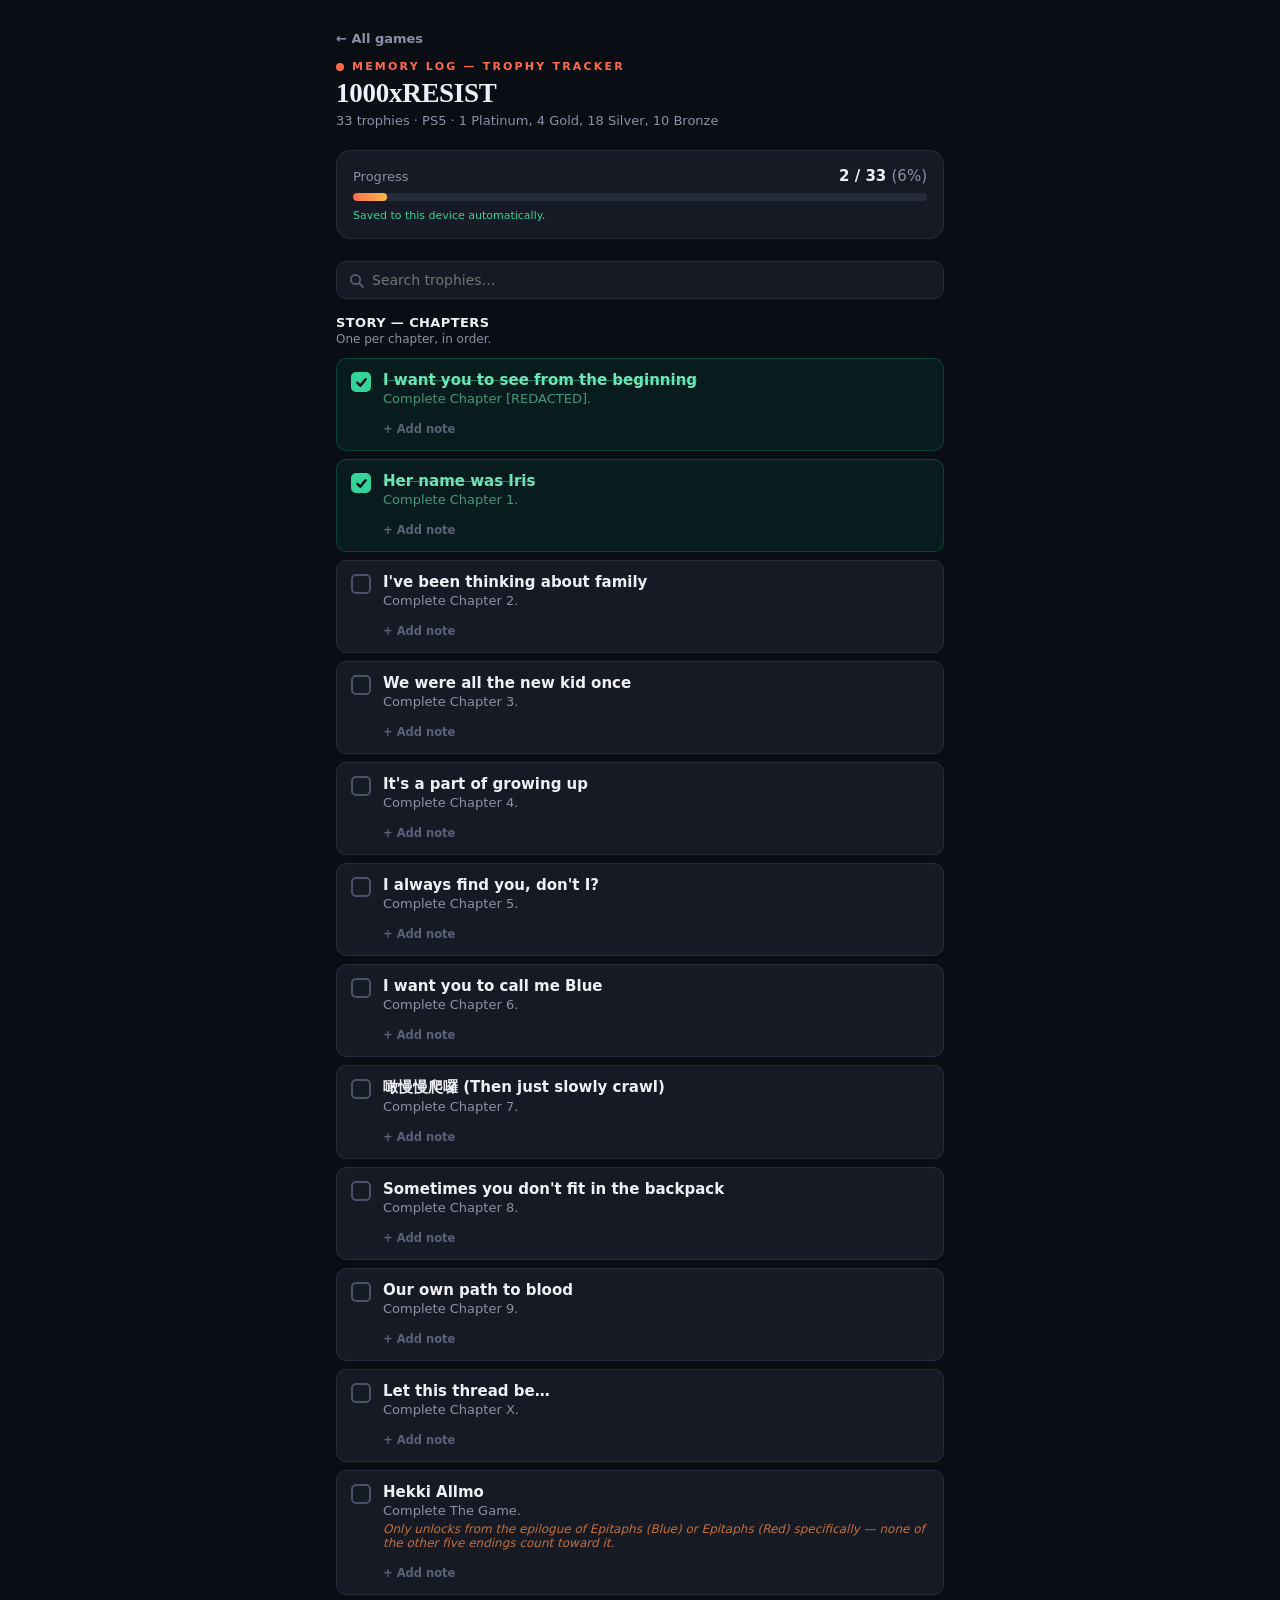
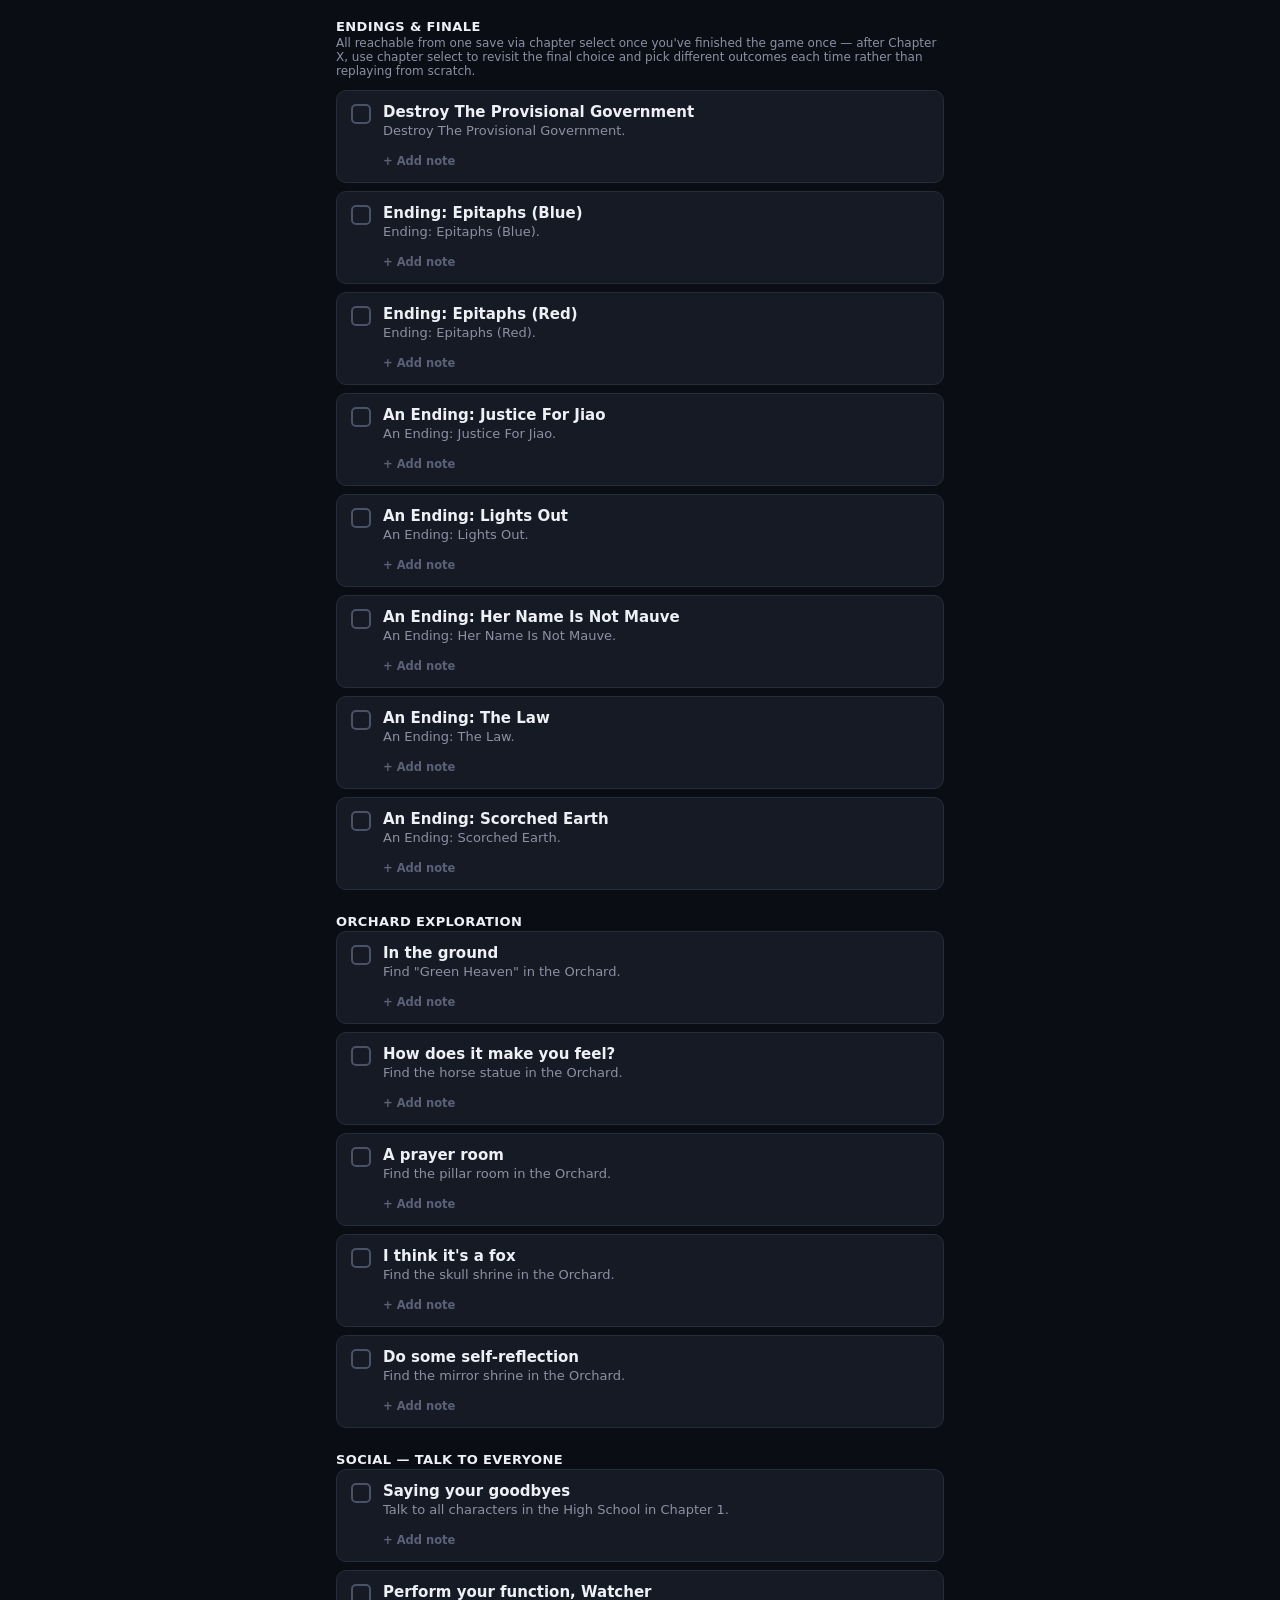
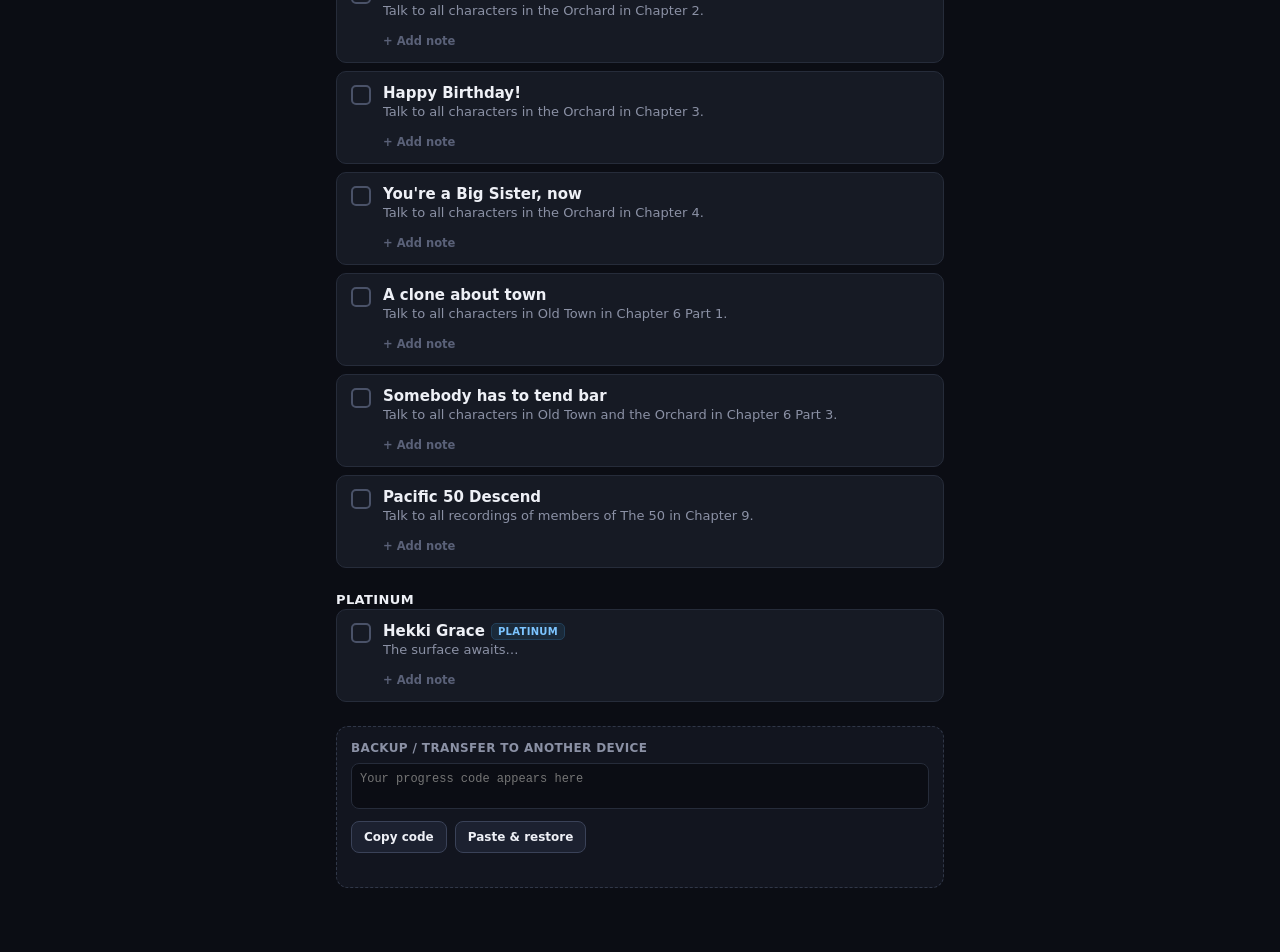
<file: 1000xresist.html>
<!DOCTYPE html>
<html lang="en">
<head>
<meta charset="UTF-8" />
<meta name="viewport" content="width=device-width, initial-scale=1.0, viewport-fit=cover" />
<meta name="apple-mobile-web-app-capable" content="yes" />
<title>1000xRESIST — Trophy Tracker</title>
<link rel="stylesheet" href="styles.css" />
</head>
<body>
<div class="wrap">
  <a class="back" href="index.html">&larr; All games</a>
  <div class="eyebrow"><span class="dot"></span>Memory Log — Trophy Tracker</div>
  <h1 id="gameTitle"></h1>
  <p class="sub" id="gameSub"></p>

  <div class="panel">
    <div class="panel-top">
      <span class="panel-label">Progress</span>
      <span class="panel-count">
        <span id="doneCount">0</span> / <span id="totalCount">0</span>
        <em id="pctLabel">(0%)</em>
      </span>
    </div>
    <div class="track"><div class="fill" id="barFill" style="width:0%"></div></div>
    <div class="status-line" id="statusLine">Saved to this device automatically.</div>
  </div>

  <div id="sections"></div>

  <div class="backup">
    <h3>Backup / transfer to another device</h3>
    <textarea id="codeBox" rows="2" readonly placeholder="Your progress code appears here"></textarea>
    <div class="backup-actions">
      <button id="copyBtn">Copy code</button>
      <button id="loadBtn">Paste &amp; restore</button>
    </div>
    <div class="backup-msg" id="backupMsg"></div>
  </div>
</div>

<script src="tracker.js"></script>
<script>
Tracker.init({
  key: "1000xresist",
  title: "1000xRESIST",
  subtitle: "33 trophies · PS5 · 1 Platinum, 4 Gold, 18 Silver, 10 Bronze",

  // Earned as of 27 Aug 2026 — verified against 2 screenshots covering the
  // full list with no gaps (counted exactly 33 unique trophies).
  earned: ["ch_redacted", "ch1"],

  sections: [
    {
      title: "Story — Chapters",
      desc: "One per chapter, in order.",
      items: [
        { id: "ch_redacted", name: "I want you to see from the beginning", desc: "Complete Chapter [REDACTED]." },
        { id: "ch1", name: "Her name was Iris", desc: "Complete Chapter 1." },
        { id: "ch2", name: "I've been thinking about family", desc: "Complete Chapter 2." },
        { id: "ch3", name: "We were all the new kid once", desc: "Complete Chapter 3." },
        { id: "ch4", name: "It's a part of growing up", desc: "Complete Chapter 4." },
        { id: "ch5", name: "I always find you, don't I?", desc: "Complete Chapter 5." },
        { id: "ch6", name: "I want you to call me Blue", desc: "Complete Chapter 6." },
        { id: "ch7", name: "噉慢慢爬囉 (Then just slowly crawl)", desc: "Complete Chapter 7." },
        { id: "ch8", name: "Sometimes you don't fit in the backpack", desc: "Complete Chapter 8." },
        { id: "ch9", name: "Our own path to blood", desc: "Complete Chapter 9." },
        { id: "chX", name: "Let this thread be\u2026", desc: "Complete Chapter X." },
        { id: "complete_game", name: "Hekki Allmo", desc: "Complete The Game.",
          note: "Only unlocks from the epilogue of Epitaphs (Blue) or Epitaphs (Red) specifically — none of the other five endings count toward it." }
      ]
    },
    {
      title: "Endings & Finale",
      desc: "All reachable from one save via chapter select once you've finished the game once — after Chapter X, use chapter select to revisit the final choice and pick different outcomes each time rather than replaying from scratch.",
      items: [
        { id: "destroy_gov", name: "Destroy The Provisional Government", desc: "Destroy The Provisional Government." },
        { id: "end_epitaphs_blue", name: "Ending: Epitaphs (Blue)", desc: "Ending: Epitaphs (Blue)." },
        { id: "end_epitaphs_red", name: "Ending: Epitaphs (Red)", desc: "Ending: Epitaphs (Red)." },
        { id: "end_justice_jiao", name: "An Ending: Justice For Jiao", desc: "An Ending: Justice For Jiao." },
        { id: "end_lights_out", name: "An Ending: Lights Out", desc: "An Ending: Lights Out." },
        { id: "end_not_mauve", name: "An Ending: Her Name Is Not Mauve", desc: "An Ending: Her Name Is Not Mauve." },
        { id: "end_the_law", name: "An Ending: The Law", desc: "An Ending: The Law." },
        { id: "end_scorched_earth", name: "An Ending: Scorched Earth", desc: "An Ending: Scorched Earth." }
      ]
    },
    {
      title: "Orchard Exploration",
      items: [
        { id: "orchard_green_heaven", name: "In the ground", desc: "Find \"Green Heaven\" in the Orchard." },
        { id: "orchard_horse", name: "How does it make you feel?", desc: "Find the horse statue in the Orchard." },
        { id: "orchard_pillar", name: "A prayer room", desc: "Find the pillar room in the Orchard." },
        { id: "orchard_skull", name: "I think it's a fox", desc: "Find the skull shrine in the Orchard." },
        { id: "orchard_mirror", name: "Do some self-reflection", desc: "Find the mirror shrine in the Orchard." }
      ]
    },
    {
      title: "Social — Talk to Everyone",
      items: [
        { id: "talk_highschool_ch1", name: "Saying your goodbyes", desc: "Talk to all characters in the High School in Chapter 1." },
        { id: "talk_orchard_ch2", name: "Perform your function, Watcher", desc: "Talk to all characters in the Orchard in Chapter 2." },
        { id: "talk_orchard_ch3", name: "Happy Birthday!", desc: "Talk to all characters in the Orchard in Chapter 3." },
        { id: "talk_orchard_ch4", name: "You're a Big Sister, now", desc: "Talk to all characters in the Orchard in Chapter 4." },
        { id: "talk_oldtown_ch6p1", name: "A clone about town", desc: "Talk to all characters in Old Town in Chapter 6 Part 1." },
        { id: "talk_oldtown_ch6p3", name: "Somebody has to tend bar", desc: "Talk to all characters in Old Town and the Orchard in Chapter 6 Part 3." },
        { id: "talk_recordings_ch9", name: "Pacific 50 Descend", desc: "Talk to all recordings of members of The 50 in Chapter 9." }
      ]
    },
    {
      title: "Platinum",
      items: [
        { id: "hekkigrace", platinum: true, name: "Hekki Grace", desc: "The surface awaits\u2026" }
      ]
    }
  ]
});
</script>
</body>
</html>
</file>
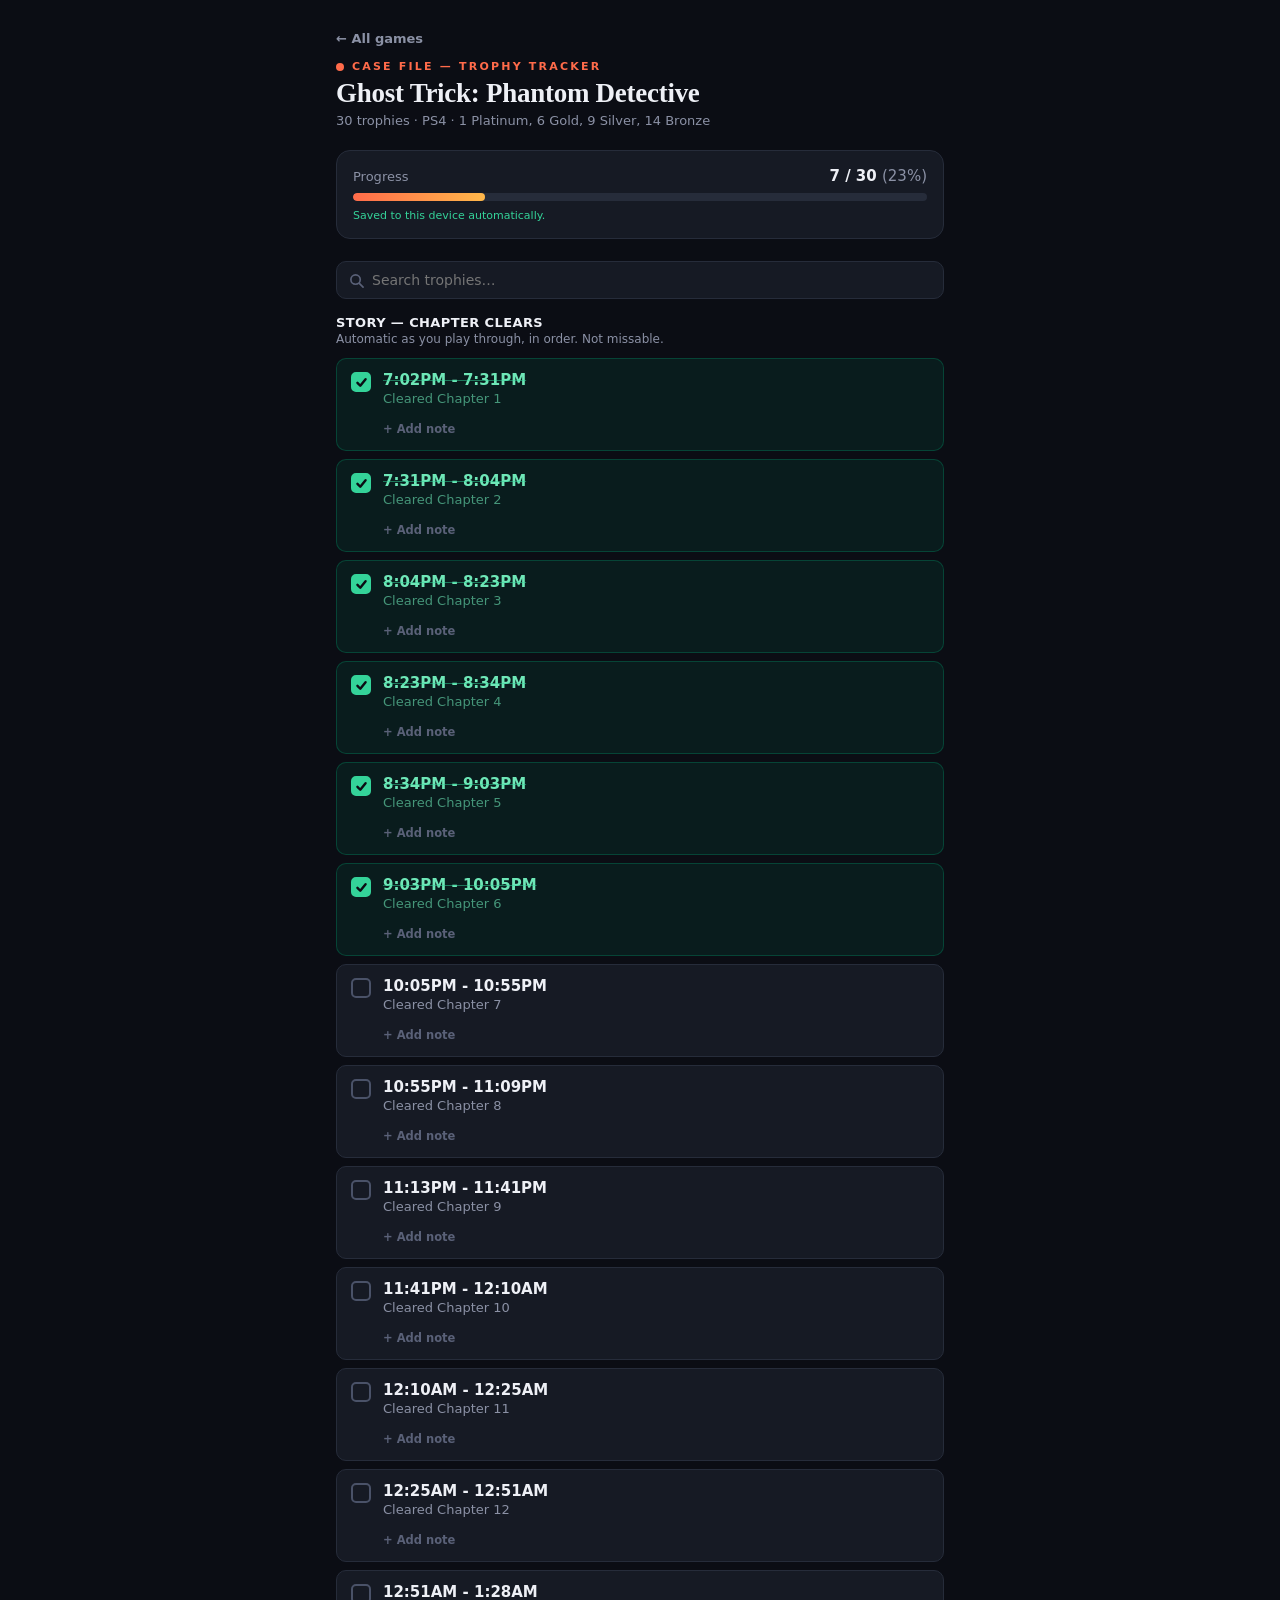
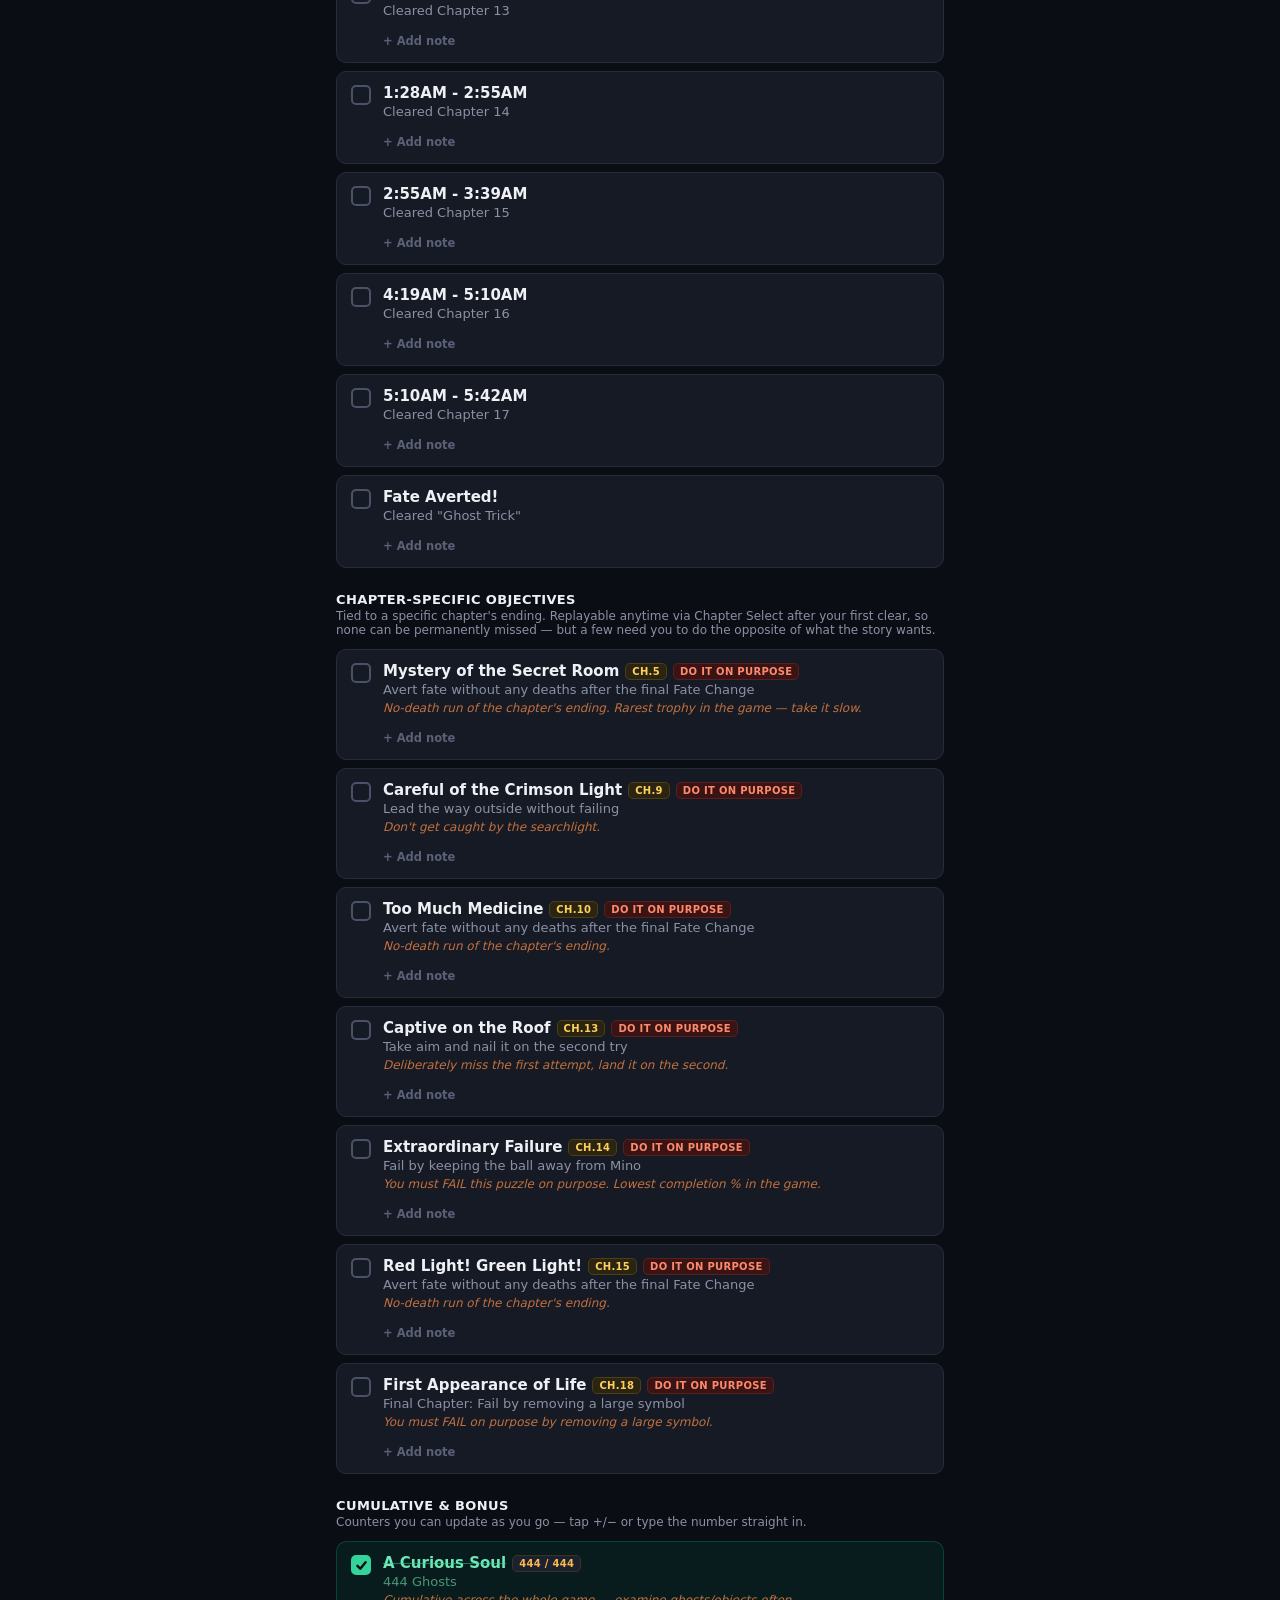
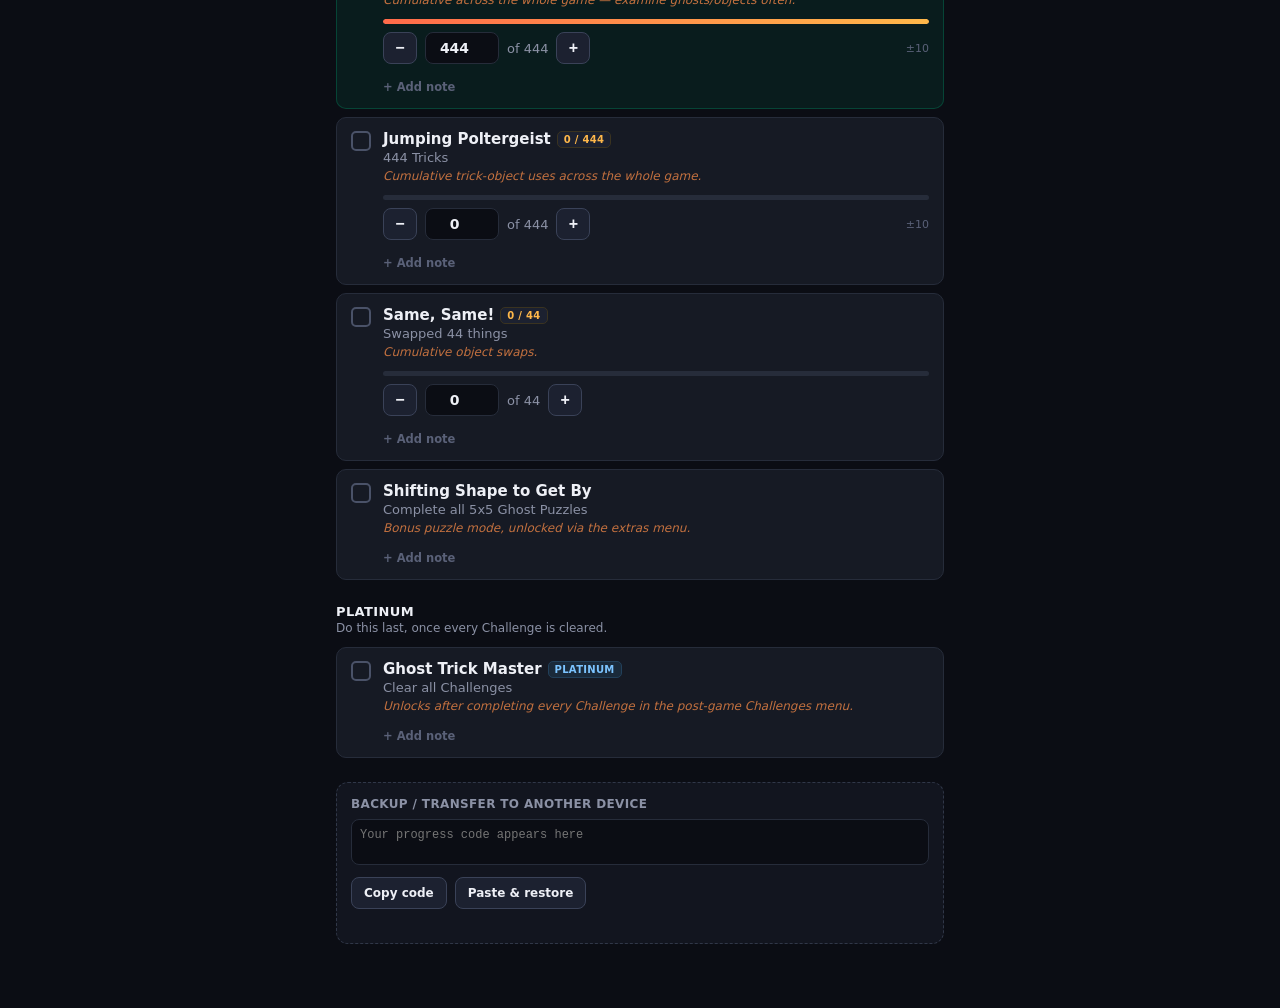
<file: ghost-trick.html>
<!DOCTYPE html>
<html lang="en">
<head>
<meta charset="UTF-8" />
<meta name="viewport" content="width=device-width, initial-scale=1.0, viewport-fit=cover" />
<meta name="apple-mobile-web-app-capable" content="yes" />
<title>Ghost Trick — Trophy Tracker</title>
<link rel="stylesheet" href="styles.css" />
</head>
<body>
<div class="wrap">
  <a class="back" href="index.html">&larr; All games</a>
  <div class="eyebrow"><span class="dot"></span>Case File — Trophy Tracker</div>
  <h1 id="gameTitle"></h1>
  <p class="sub" id="gameSub"></p>

  <div class="panel">
    <div class="panel-top">
      <span class="panel-label">Progress</span>
      <span class="panel-count">
        <span id="doneCount">0</span> / <span id="totalCount">0</span>
        <em id="pctLabel">(0%)</em>
      </span>
    </div>
    <div class="track"><div class="fill" id="barFill" style="width:0%"></div></div>
    <div class="status-line" id="statusLine">Saved to this device automatically.</div>
  </div>

  <div id="sections"></div>

  <div class="backup">
    <h3>Backup / transfer to another device</h3>
    <textarea id="codeBox" rows="2" readonly placeholder="Your progress code appears here"></textarea>
    <div class="backup-actions">
      <button id="copyBtn">Copy code</button>
      <button id="loadBtn">Paste &amp; restore</button>
    </div>
    <div class="backup-msg" id="backupMsg"></div>
  </div>
</div>

<script src="tracker.js"></script>
<script>
Tracker.init({
  key: "ghost-trick",
  title: "Ghost Trick: Phantom Detective",
  subtitle: "30 trophies · PS4 · 1 Platinum, 6 Gold, 9 Silver, 14 Bronze",

  // Trophies already earned when this list was first set up.
  // Only used the very first time — after that your saved progress wins.
  earned: ["ch1", "ch2", "ch3", "ch4", "ch5", "ch6"],
  counters: { ghosts: 444 },   // A Curious Soul already earned

  sections: [
    {
      title: "Story — Chapter Clears",
      desc: "Automatic as you play through, in order. Not missable.",
      items: [
        { id: "ch1",  name: "7:02PM - 7:31PM",   desc: "Cleared Chapter 1" },
        { id: "ch2",  name: "7:31PM - 8:04PM",   desc: "Cleared Chapter 2" },
        { id: "ch3",  name: "8:04PM - 8:23PM",   desc: "Cleared Chapter 3" },
        { id: "ch4",  name: "8:23PM - 8:34PM",   desc: "Cleared Chapter 4" },
        { id: "ch5",  name: "8:34PM - 9:03PM",   desc: "Cleared Chapter 5" },
        { id: "ch6",  name: "9:03PM - 10:05PM",  desc: "Cleared Chapter 6" },
        { id: "ch7",  name: "10:05PM - 10:55PM", desc: "Cleared Chapter 7" },
        { id: "ch8",  name: "10:55PM - 11:09PM", desc: "Cleared Chapter 8" },
        { id: "ch9",  name: "11:13PM - 11:41PM", desc: "Cleared Chapter 9" },
        { id: "ch10", name: "11:41PM - 12:10AM", desc: "Cleared Chapter 10" },
        { id: "ch11", name: "12:10AM - 12:25AM", desc: "Cleared Chapter 11" },
        { id: "ch12", name: "12:25AM - 12:51AM", desc: "Cleared Chapter 12" },
        { id: "ch13", name: "12:51AM - 1:28AM",  desc: "Cleared Chapter 13" },
        { id: "ch14", name: "1:28AM - 2:55AM",   desc: "Cleared Chapter 14" },
        { id: "ch15", name: "2:55AM - 3:39AM",   desc: "Cleared Chapter 15" },
        { id: "ch16", name: "4:19AM - 5:10AM",   desc: "Cleared Chapter 16" },
        { id: "ch17", name: "5:10AM - 5:42AM",   desc: "Cleared Chapter 17" },
        { id: "fate", name: "Fate Averted!",     desc: 'Cleared "Ghost Trick"' }
      ]
    },
    {
      title: "Chapter-Specific Objectives",
      desc: "Tied to a specific chapter's ending. Replayable anytime via Chapter Select after your first clear, so none can be permanently missed — but a few need you to do the opposite of what the story wants.",
      items: [
        { id: "mystery", chapter: 5, caution: true,
          name: "Mystery of the Secret Room",
          desc: "Avert fate without any deaths after the final Fate Change",
          note: "No-death run of the chapter's ending. Rarest trophy in the game — take it slow." },
        { id: "crimson", chapter: 9, caution: true,
          name: "Careful of the Crimson Light",
          desc: "Lead the way outside without failing",
          note: "Don't get caught by the searchlight." },
        { id: "medicine", chapter: 10, caution: true,
          name: "Too Much Medicine",
          desc: "Avert fate without any deaths after the final Fate Change",
          note: "No-death run of the chapter's ending." },
        { id: "roof", chapter: 13, caution: true,
          name: "Captive on the Roof",
          desc: "Take aim and nail it on the second try",
          note: "Deliberately miss the first attempt, land it on the second." },
        { id: "extraordinary", chapter: 14, caution: true,
          name: "Extraordinary Failure",
          desc: "Fail by keeping the ball away from Mino",
          note: "You must FAIL this puzzle on purpose. Lowest completion % in the game." },
        { id: "redlight", chapter: 15, caution: true,
          name: "Red Light! Green Light!",
          desc: "Avert fate without any deaths after the final Fate Change",
          note: "No-death run of the chapter's ending." },
        { id: "firstlife", chapter: 18, caution: true,
          name: "First Appearance of Life",
          desc: "Final Chapter: Fail by removing a large symbol",
          note: "You must FAIL on purpose by removing a large symbol." }
      ]
    },
    {
      title: "Cumulative & Bonus",
      desc: "Counters you can update as you go — tap +/\u2212 or type the number straight in.",
      items: [
        { id: "ghosts", type: "counter", target: 444, step: 10,
          name: "A Curious Soul", desc: "444 Ghosts",
          note: "Cumulative across the whole game — examine ghosts/objects often." },
        { id: "tricks", type: "counter", target: 444, step: 10,
          name: "Jumping Poltergeist", desc: "444 Tricks",
          note: "Cumulative trick-object uses across the whole game." },
        { id: "swaps", type: "counter", target: 44, step: 1,
          name: "Same, Same!", desc: "Swapped 44 things",
          note: "Cumulative object swaps." },
        { id: "puzzles", name: "Shifting Shape to Get By",
          desc: "Complete all 5x5 Ghost Puzzles",
          note: "Bonus puzzle mode, unlocked via the extras menu." }
      ]
    },
    {
      title: "Platinum",
      desc: "Do this last, once every Challenge is cleared.",
      items: [
        { id: "plat", platinum: true, name: "Ghost Trick Master",
          desc: "Clear all Challenges",
          note: "Unlocks after completing every Challenge in the post-game Challenges menu." }
      ]
    }
  ]
});
</script>
</body>
</html>
</file>
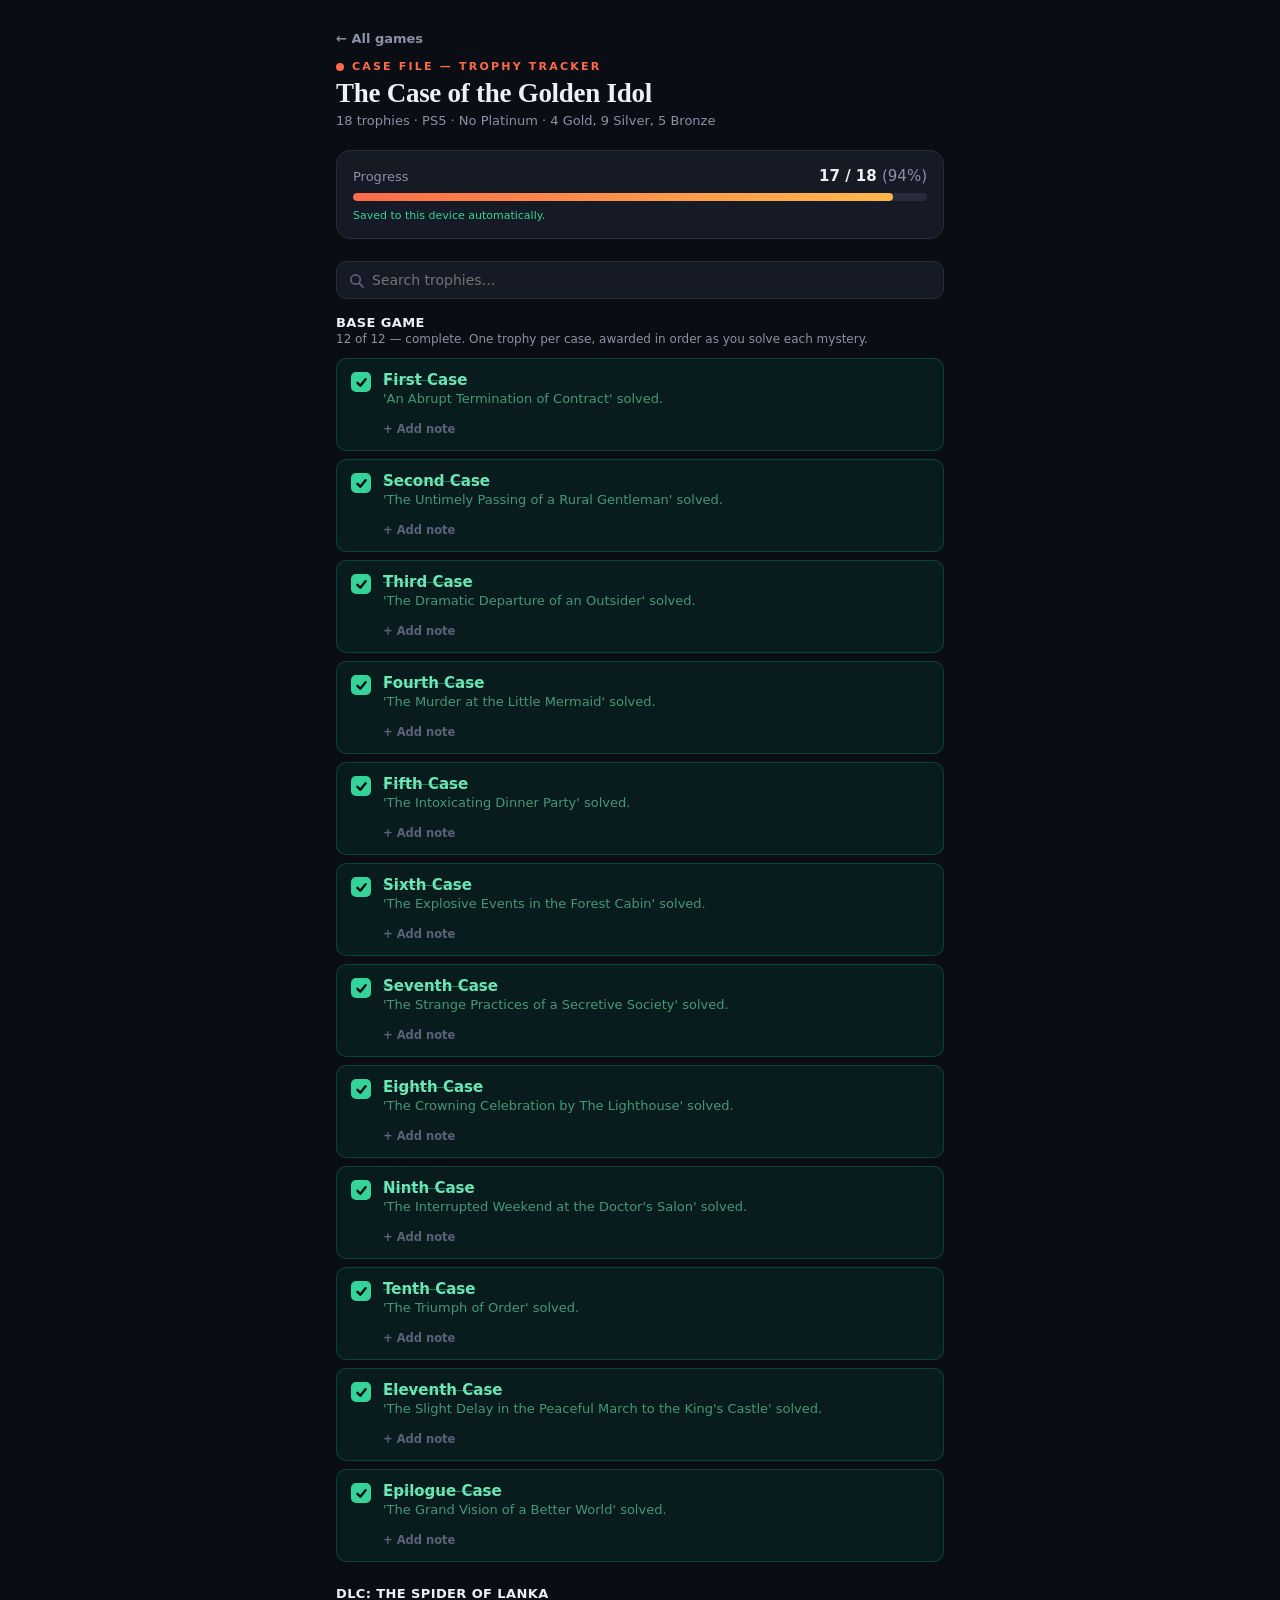
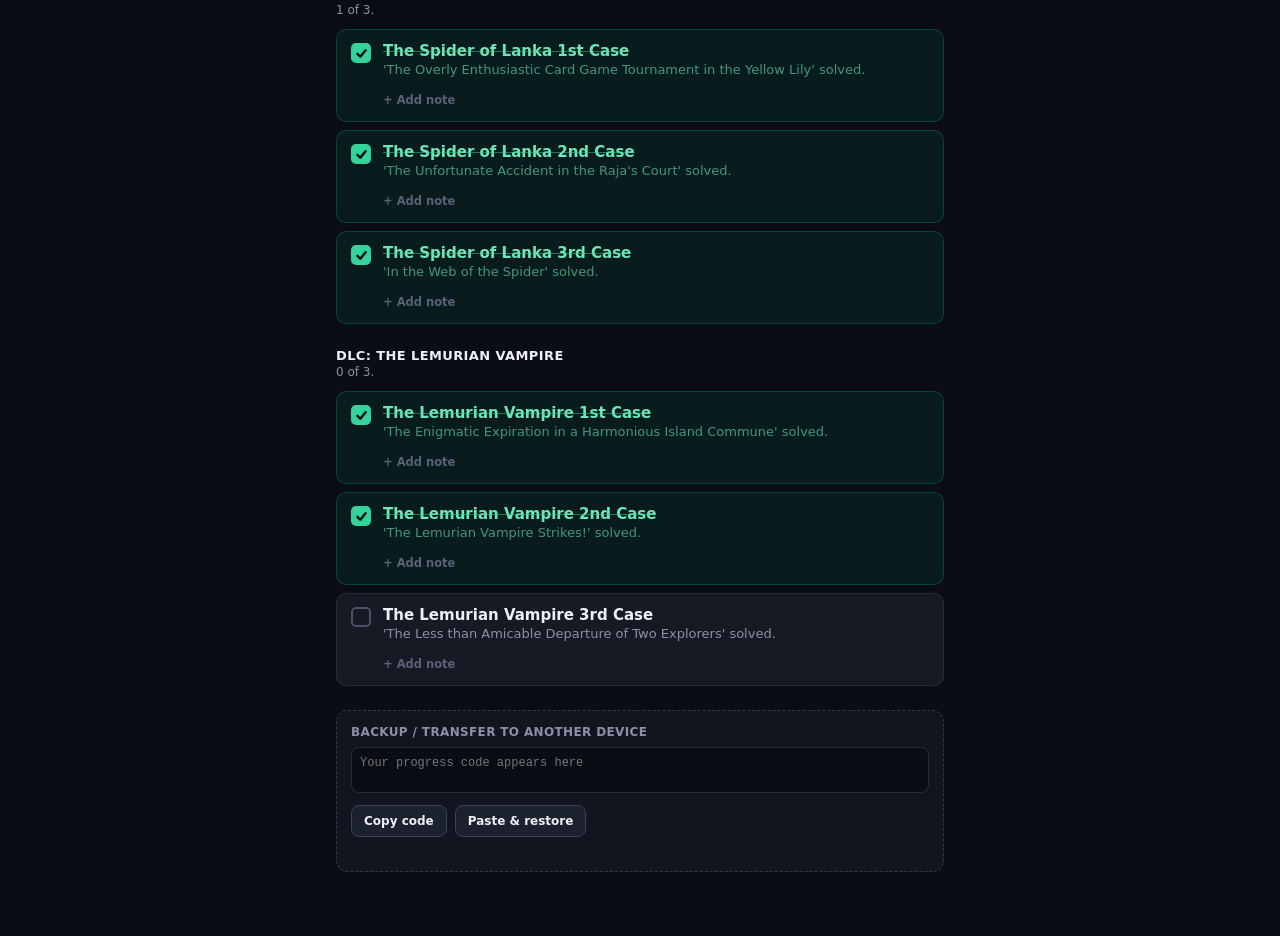
<file: golden-idol.html>
<!DOCTYPE html>
<html lang="en">
<head>
<meta charset="UTF-8" />
<meta name="viewport" content="width=device-width, initial-scale=1.0, viewport-fit=cover" />
<meta name="apple-mobile-web-app-capable" content="yes" />
<title>The Case of the Golden Idol — Trophy Tracker</title>
<link rel="stylesheet" href="styles.css" />
</head>
<body>
<div class="wrap">
  <a class="back" href="index.html">&larr; All games</a>
  <div class="eyebrow"><span class="dot"></span>Case File — Trophy Tracker</div>
  <h1 id="gameTitle"></h1>
  <p class="sub" id="gameSub"></p>

  <div class="panel">
    <div class="panel-top">
      <span class="panel-label">Progress</span>
      <span class="panel-count">
        <span id="doneCount">0</span> / <span id="totalCount">0</span>
        <em id="pctLabel">(0%)</em>
      </span>
    </div>
    <div class="track"><div class="fill" id="barFill" style="width:0%"></div></div>
    <div class="status-line" id="statusLine">Saved to this device automatically.</div>
  </div>

  <div id="sections"></div>

  <div class="backup">
    <h3>Backup / transfer to another device</h3>
    <textarea id="codeBox" rows="2" readonly placeholder="Your progress code appears here"></textarea>
    <div class="backup-actions">
      <button id="copyBtn">Copy code</button>
      <button id="loadBtn">Paste &amp; restore</button>
    </div>
    <div class="backup-msg" id="backupMsg"></div>
  </div>
</div>

<script src="tracker.js"></script>
<script>
Tracker.init({
  key: "golden-idol",
  title: "The Case of the Golden Idol",
  subtitle: "18 trophies · PS5 · No Platinum · 4 Gold, 9 Silver, 5 Bronze",

  // Earned as of 6 Sep 2026: all 12 base game cases, all three cases of
  // The Spider of Lanka DLC, and 2 of 3 Lemurian Vampire cases.
  earned: [
    "b1","b2","b3","b4","b5","b6","b7","b8","b9","b10","b11","b12",
    "sl1","sl2","sl3","lv1","lv2"
  ],

  sections: [
    {
      title: "Base Game",
      desc: "12 of 12 — complete. One trophy per case, awarded in order as you solve each mystery.",
      items: [
        { id: "b1", name: "First Case", desc: "'An Abrupt Termination of Contract' solved." },
        { id: "b2", name: "Second Case", desc: "'The Untimely Passing of a Rural Gentleman' solved." },
        { id: "b3", name: "Third Case", desc: "'The Dramatic Departure of an Outsider' solved." },
        { id: "b4", name: "Fourth Case", desc: "'The Murder at the Little Mermaid' solved." },
        { id: "b5", name: "Fifth Case", desc: "'The Intoxicating Dinner Party' solved." },
        { id: "b6", name: "Sixth Case", desc: "'The Explosive Events in the Forest Cabin' solved." },
        { id: "b7", name: "Seventh Case", desc: "'The Strange Practices of a Secretive Society' solved." },
        { id: "b8", name: "Eighth Case", desc: "'The Crowning Celebration by The Lighthouse' solved." },
        { id: "b9", name: "Ninth Case", desc: "'The Interrupted Weekend at the Doctor's Salon' solved." },
        { id: "b10", name: "Tenth Case", desc: "'The Triumph of Order' solved." },
        { id: "b11", name: "Eleventh Case", desc: "'The Slight Delay in the Peaceful March to the King's Castle' solved." },
        { id: "b12", name: "Epilogue Case", desc: "'The Grand Vision of a Better World' solved." }
      ]
    },
    {
      title: "DLC: The Spider of Lanka",
      desc: "1 of 3.",
      items: [
        { id: "sl1", name: "The Spider of Lanka 1st Case", desc: "'The Overly Enthusiastic Card Game Tournament in the Yellow Lily' solved." },
        { id: "sl2", name: "The Spider of Lanka 2nd Case", desc: "'The Unfortunate Accident in the Raja's Court' solved." },
        { id: "sl3", name: "The Spider of Lanka 3rd Case", desc: "'In the Web of the Spider' solved." }
      ]
    },
    {
      title: "DLC: The Lemurian Vampire",
      desc: "0 of 3.",
      items: [
        { id: "lv1", name: "The Lemurian Vampire 1st Case", desc: "'The Enigmatic Expiration in a Harmonious Island Commune' solved." },
        { id: "lv2", name: "The Lemurian Vampire 2nd Case", desc: "'The Lemurian Vampire Strikes!' solved." },
        { id: "lv3", name: "The Lemurian Vampire 3rd Case", desc: "'The Less than Amicable Departure of Two Explorers' solved." }
      ]
    }
  ]
});
</script>
</body>
</html>
</file>
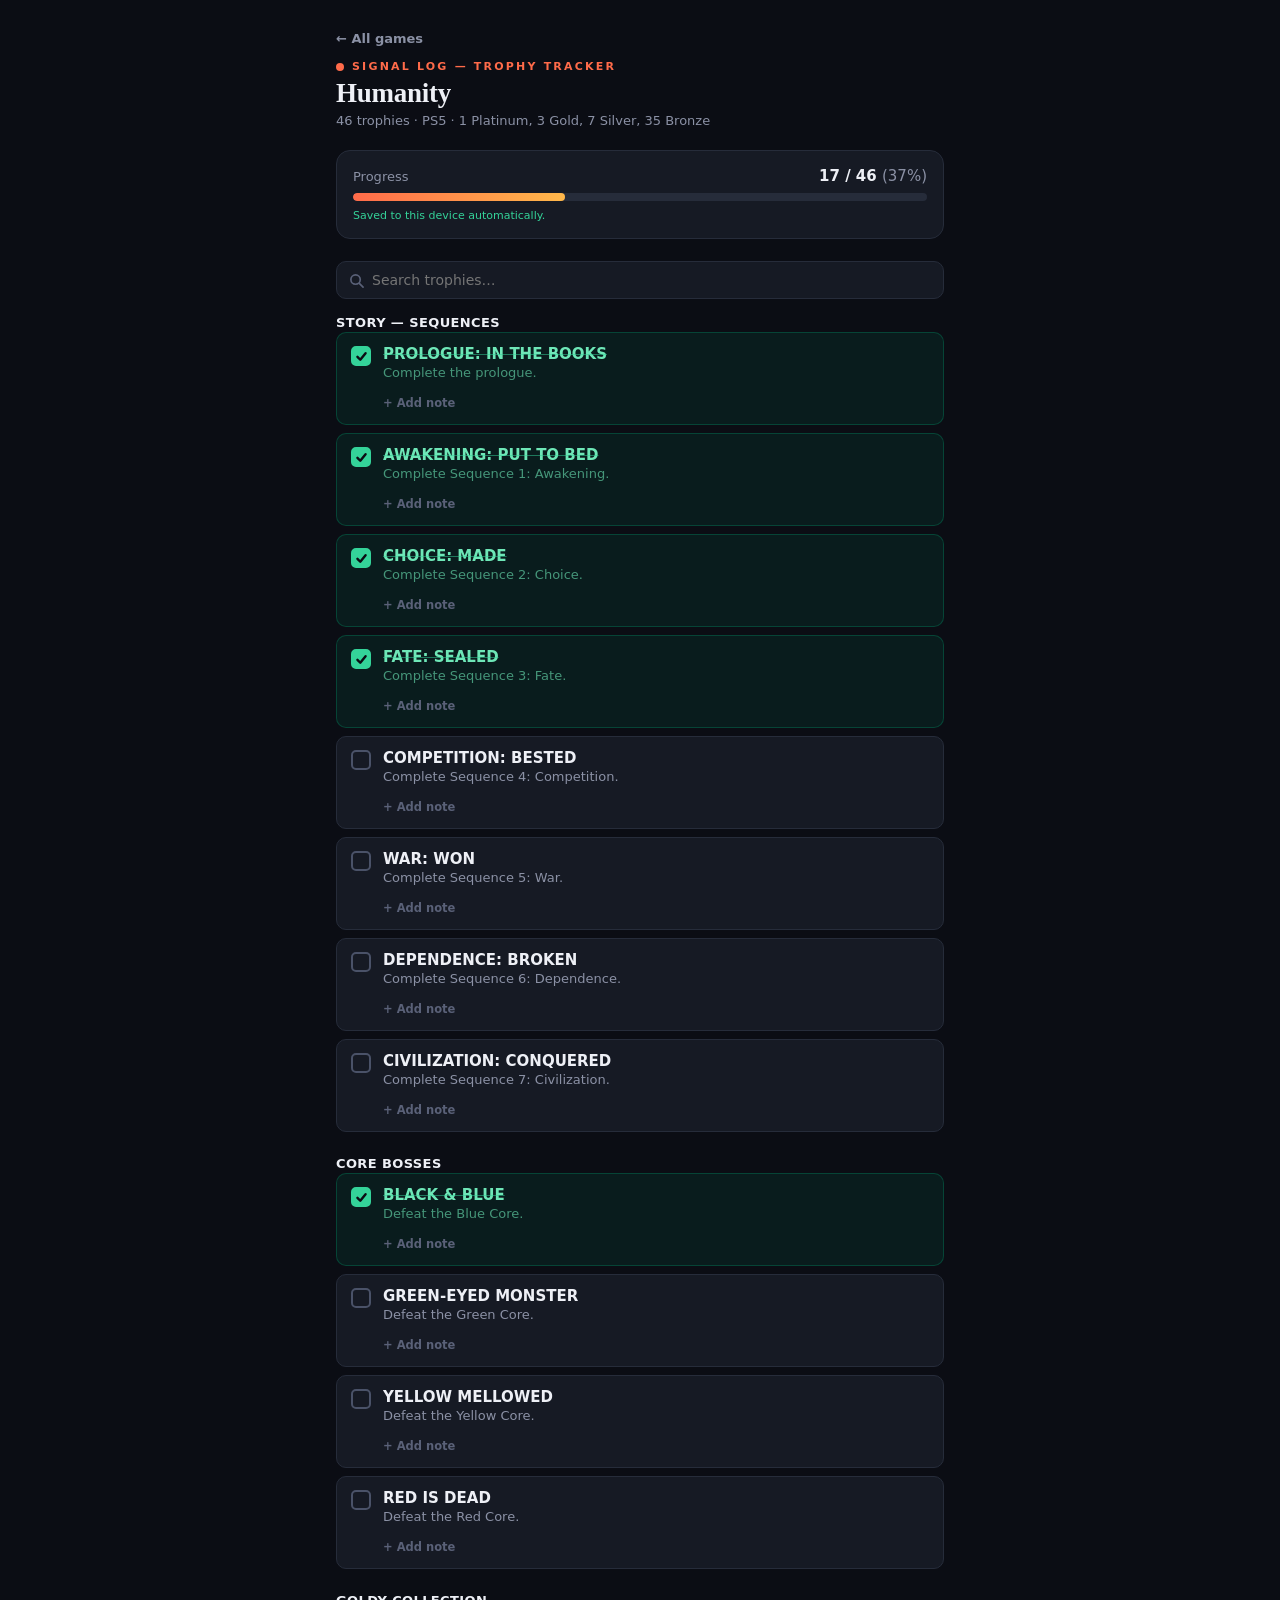
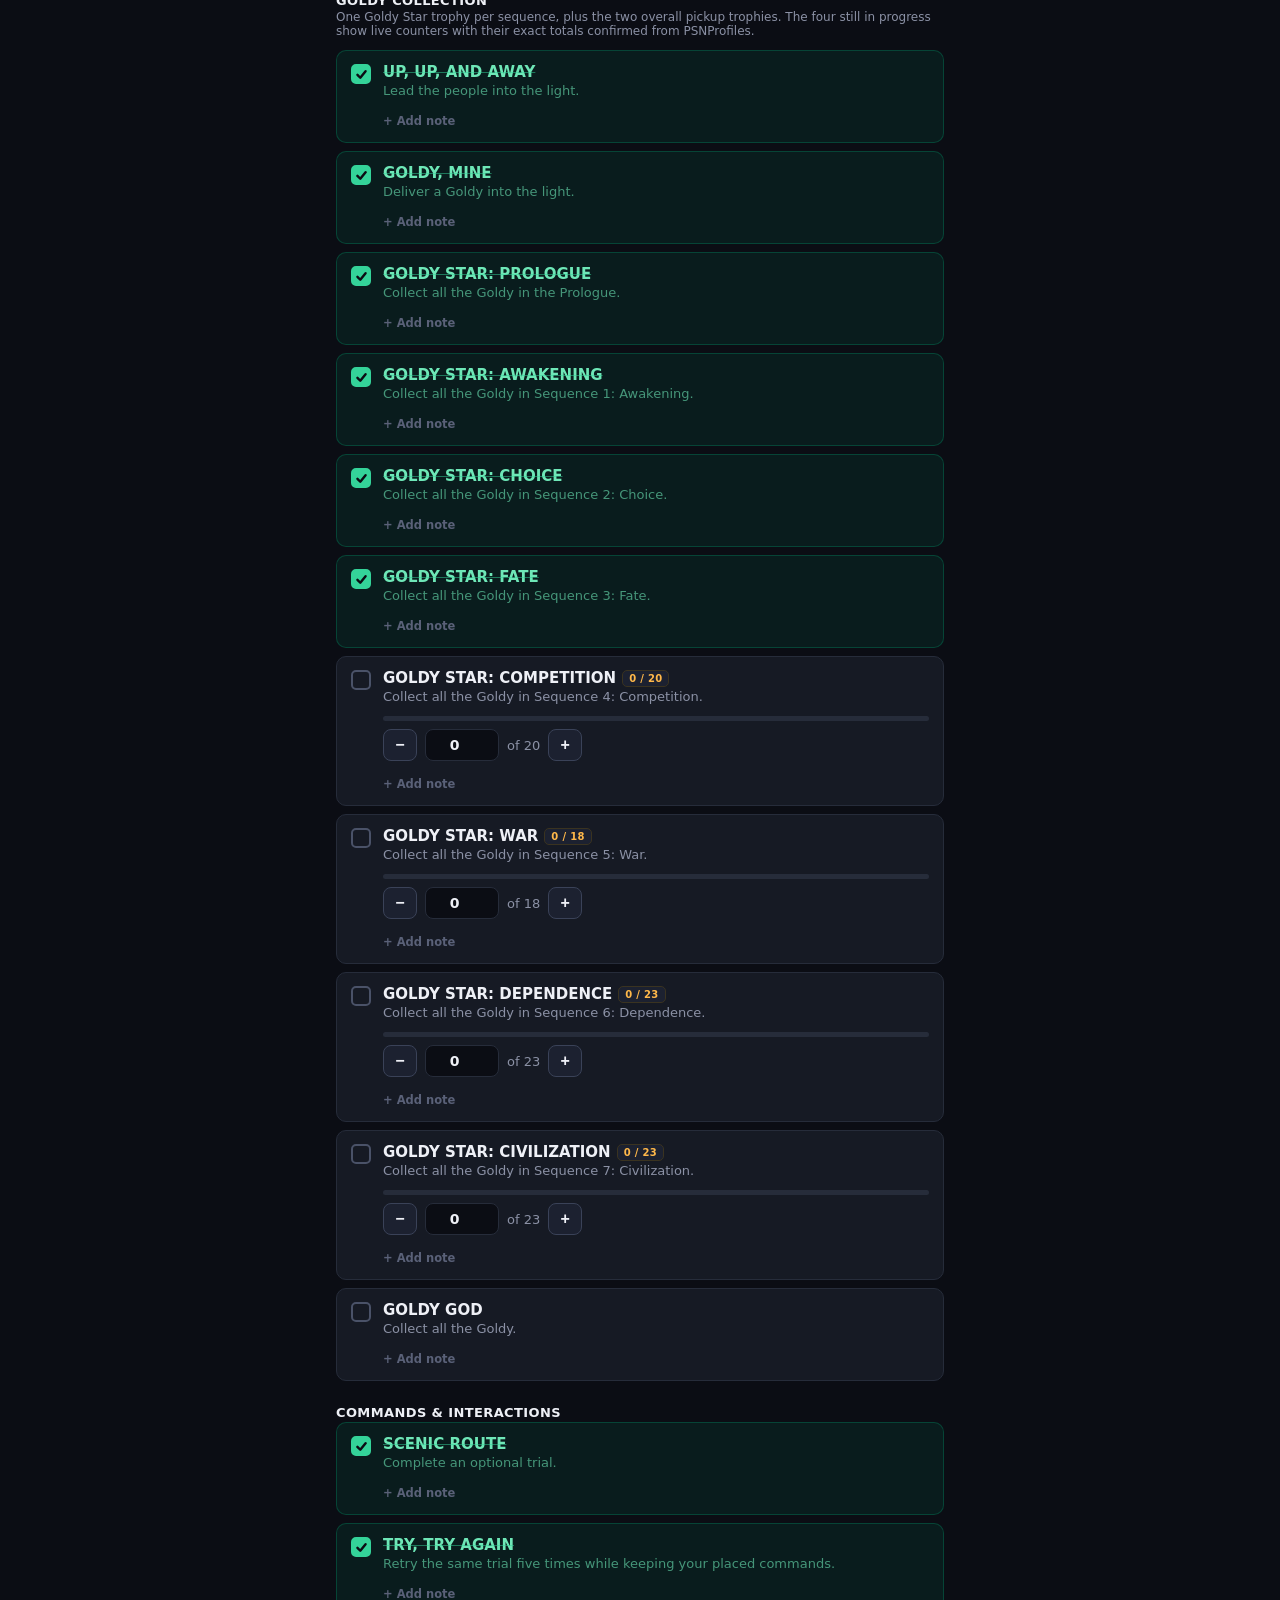
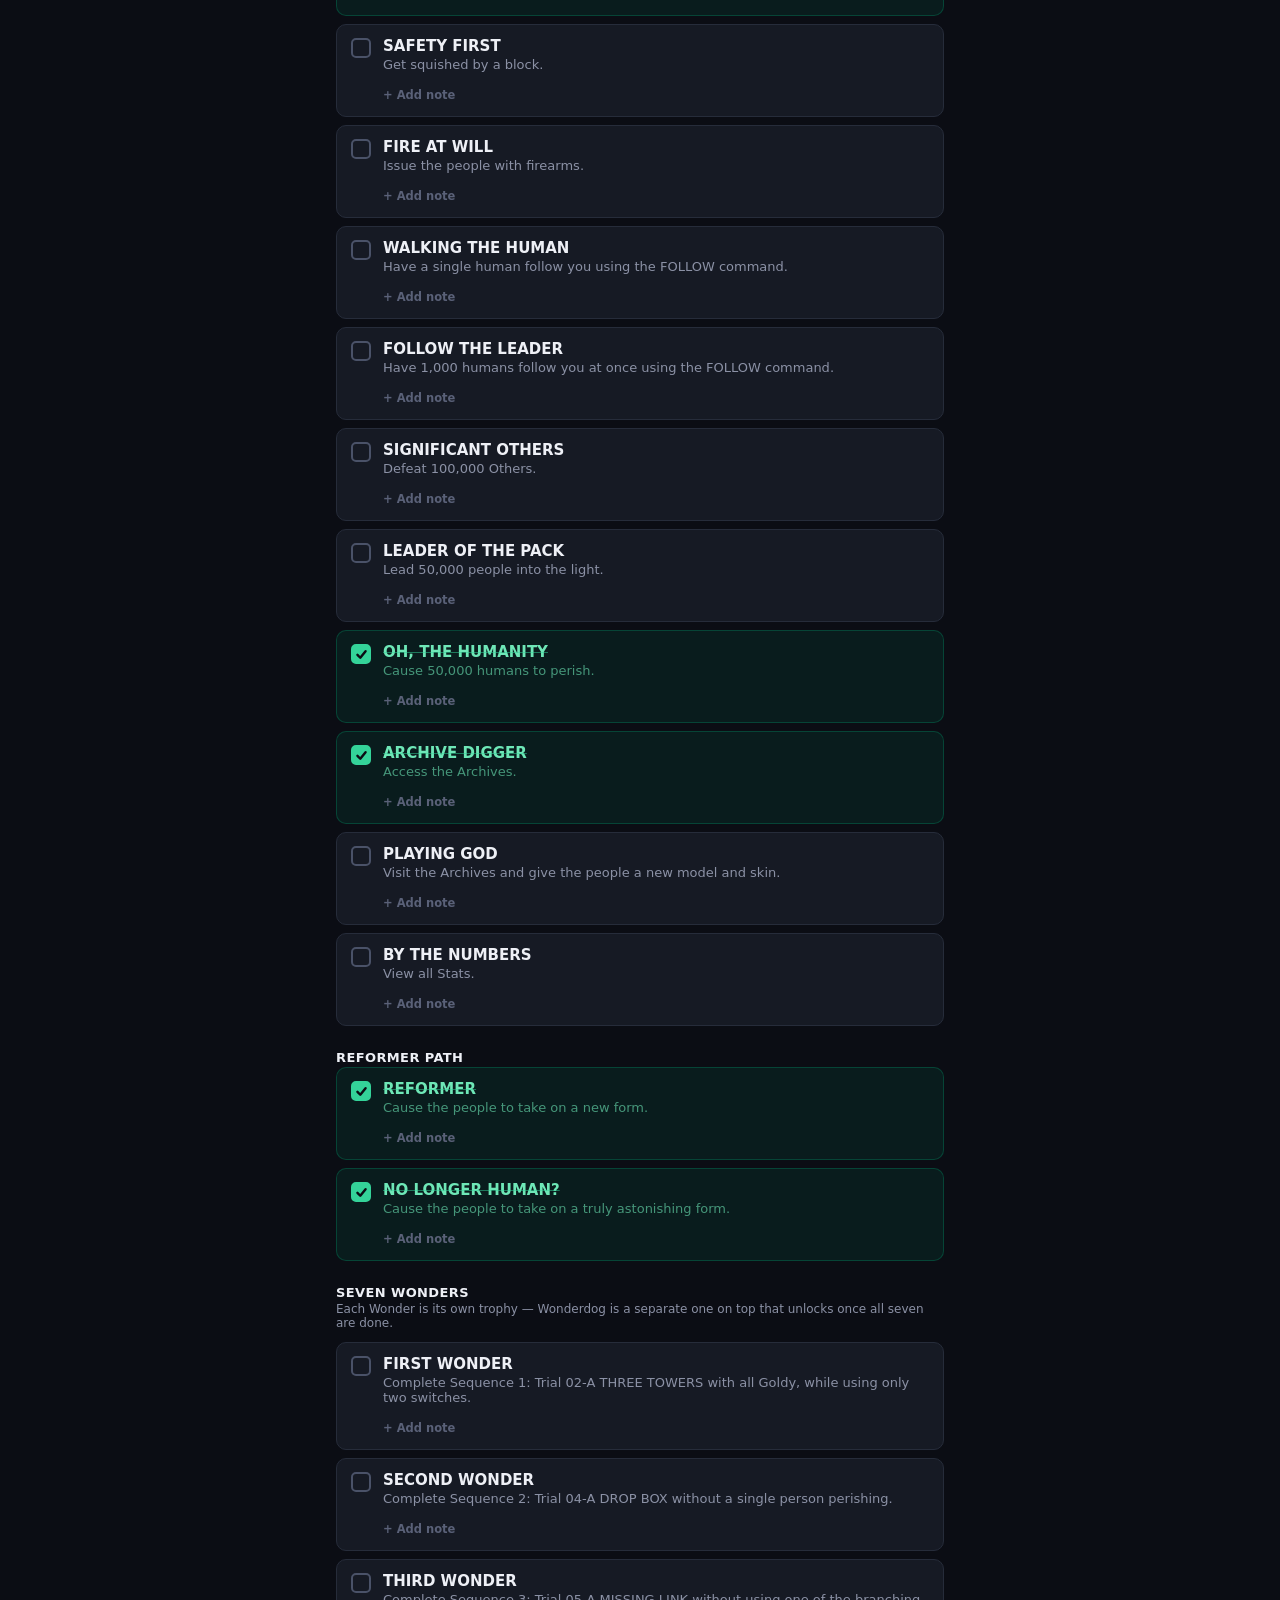
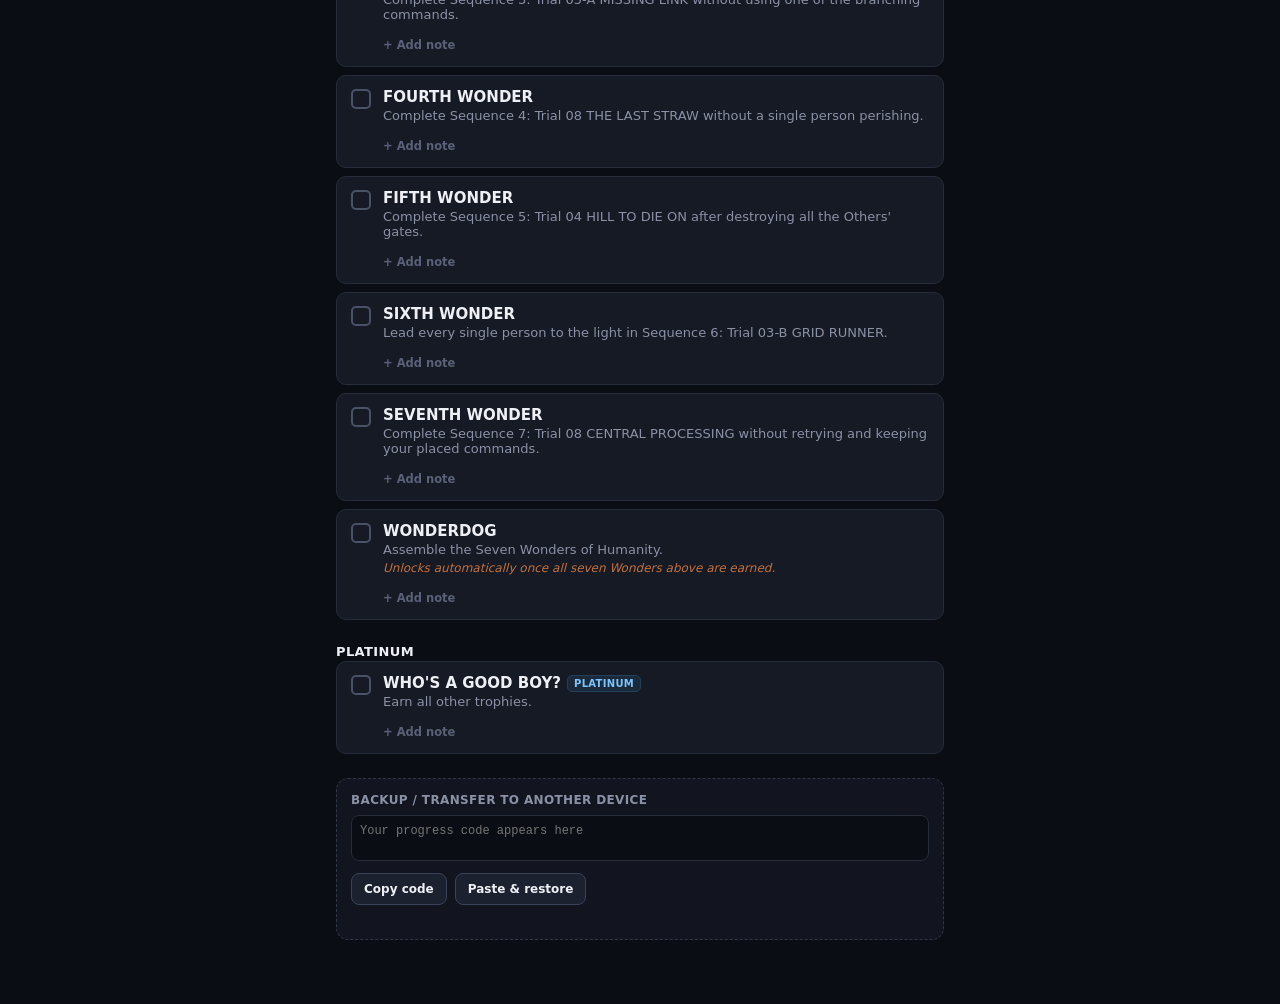
<file: humanity.html>
<!DOCTYPE html>
<html lang="en">
<head>
<meta charset="UTF-8" />
<meta name="viewport" content="width=device-width, initial-scale=1.0, viewport-fit=cover" />
<meta name="apple-mobile-web-app-capable" content="yes" />
<title>Humanity — Trophy Tracker</title>
<link rel="stylesheet" href="styles.css" />
</head>
<body>
<div class="wrap">
  <a class="back" href="index.html">&larr; All games</a>
  <div class="eyebrow"><span class="dot"></span>Signal Log — Trophy Tracker</div>
  <h1 id="gameTitle"></h1>
  <p class="sub" id="gameSub"></p>

  <div class="panel">
    <div class="panel-top">
      <span class="panel-label">Progress</span>
      <span class="panel-count">
        <span id="doneCount">0</span> / <span id="totalCount">0</span>
        <em id="pctLabel">(0%)</em>
      </span>
    </div>
    <div class="track"><div class="fill" id="barFill" style="width:0%"></div></div>
    <div class="status-line" id="statusLine">Saved to this device automatically.</div>
  </div>

  <div id="sections"></div>

  <div class="backup">
    <h3>Backup / transfer to another device</h3>
    <textarea id="codeBox" rows="2" readonly placeholder="Your progress code appears here"></textarea>
    <div class="backup-actions">
      <button id="copyBtn">Copy code</button>
      <button id="loadBtn">Paste &amp; restore</button>
    </div>
    <div class="backup-msg" id="backupMsg"></div>
  </div>
</div>

<script src="tracker.js"></script>
<script>
Tracker.init({
  key: "humanity",
  title: "Humanity",
  subtitle: "46 trophies · PS5 · 1 Platinum, 3 Gold, 7 Silver, 35 Bronze",

  // Earned as of 6 Sep 2026 — 17 confirmed directly from screenshots.
  earned: [
    "upupandaway", "goldymine", "prologueinthebooks", "scenicroute",
    "awakeningputtobed", "choicemade", "blackandblue", "fatesealed",
    "goldystar_prologue", "goldystar_awakening", "goldystar_choice", "goldystar_fate",
    "reformer", "nolongerhuman", "trytryagain", "ohthehumanity", "archivedigger"
  ],

  // The three still-in-progress Goldy Star counters show their exact
  // targets live in PSNProfiles (0/20, 0/18, 0/23) — seeding those here
  // so the counters start accurate rather than at zero.
  counters: { goldystar_competition: 0, goldystar_war: 0, goldystar_dependence: 0, goldystar_civilization: 0 },

  sections: [
    {
      title: "Story — Sequences",
      items: [
        { id: "prologueinthebooks", name: "PROLOGUE: IN THE BOOKS", desc: "Complete the prologue." },
        { id: "awakeningputtobed", name: "AWAKENING: PUT TO BED", desc: "Complete Sequence 1: Awakening." },
        { id: "choicemade", name: "CHOICE: MADE", desc: "Complete Sequence 2: Choice." },
        { id: "fatesealed", name: "FATE: SEALED", desc: "Complete Sequence 3: Fate." },
        { id: "competitionbested", name: "COMPETITION: BESTED", desc: "Complete Sequence 4: Competition." },
        { id: "warwon", name: "WAR: WON", desc: "Complete Sequence 5: War." },
        { id: "dependencebroken", name: "DEPENDENCE: BROKEN", desc: "Complete Sequence 6: Dependence." },
        { id: "civilizationconquered", name: "CIVILIZATION: CONQUERED", desc: "Complete Sequence 7: Civilization." }
      ]
    },
    {
      title: "Core Bosses",
      items: [
        { id: "blackandblue", name: "BLACK & BLUE", desc: "Defeat the Blue Core." },
        { id: "greeneyedmonster", name: "GREEN-EYED MONSTER", desc: "Defeat the Green Core." },
        { id: "yellowmellowed", name: "YELLOW MELLOWED", desc: "Defeat the Yellow Core." },
        { id: "redisdead", name: "RED IS DEAD", desc: "Defeat the Red Core." }
      ]
    },
    {
      title: "Goldy Collection",
      desc: "One Goldy Star trophy per sequence, plus the two overall pickup trophies. The four still in progress show live counters with their exact totals confirmed from PSNProfiles.",
      items: [
        { id: "upupandaway", name: "UP, UP, AND AWAY", desc: "Lead the people into the light." },
        { id: "goldymine", name: "GOLDY, MINE", desc: "Deliver a Goldy into the light." },
        { id: "goldystar_prologue", name: "GOLDY STAR: PROLOGUE", desc: "Collect all the Goldy in the Prologue." },
        { id: "goldystar_awakening", name: "GOLDY STAR: AWAKENING", desc: "Collect all the Goldy in Sequence 1: Awakening." },
        { id: "goldystar_choice", name: "GOLDY STAR: CHOICE", desc: "Collect all the Goldy in Sequence 2: Choice." },
        { id: "goldystar_fate", name: "GOLDY STAR: FATE", desc: "Collect all the Goldy in Sequence 3: Fate." },
        { id: "goldystar_competition", type: "counter", target: 20, step: 1,
          name: "GOLDY STAR: COMPETITION", desc: "Collect all the Goldy in Sequence 4: Competition." },
        { id: "goldystar_war", type: "counter", target: 18, step: 1,
          name: "GOLDY STAR: WAR", desc: "Collect all the Goldy in Sequence 5: War." },
        { id: "goldystar_dependence", type: "counter", target: 23, step: 1,
          name: "GOLDY STAR: DEPENDENCE", desc: "Collect all the Goldy in Sequence 6: Dependence." },
        { id: "goldystar_civilization", type: "counter", target: 23, step: 1,
          name: "GOLDY STAR: CIVILIZATION", desc: "Collect all the Goldy in Sequence 7: Civilization." },
        { id: "goldygod", name: "GOLDY GOD", desc: "Collect all the Goldy." }
      ]
    },
    {
      title: "Commands & Interactions",
      items: [
        { id: "scenicroute", name: "SCENIC ROUTE", desc: "Complete an optional trial." },
        { id: "trytryagain", name: "TRY, TRY AGAIN", desc: "Retry the same trial five times while keeping your placed commands." },
        { id: "safetyfirst", name: "SAFETY FIRST", desc: "Get squished by a block." },
        { id: "fireatwill", name: "FIRE AT WILL", desc: "Issue the people with firearms." },
        { id: "walkingthehuman", name: "WALKING THE HUMAN", desc: "Have a single human follow you using the FOLLOW command." },
        { id: "followtheleader", name: "FOLLOW THE LEADER", desc: "Have 1,000 humans follow you at once using the FOLLOW command." },
        { id: "significantothers", name: "SIGNIFICANT OTHERS", desc: "Defeat 100,000 Others." },
        { id: "leaderofthepack", name: "LEADER OF THE PACK", desc: "Lead 50,000 people into the light." },
        { id: "ohthehumanity", name: "OH, THE HUMANITY", desc: "Cause 50,000 humans to perish." },
        { id: "archivedigger", name: "ARCHIVE DIGGER", desc: "Access the Archives." },
        { id: "playinggod", name: "PLAYING GOD", desc: "Visit the Archives and give the people a new model and skin." },
        { id: "bythenumbers", name: "BY THE NUMBERS", desc: "View all Stats." }
      ]
    },
    {
      title: "Reformer Path",
      items: [
        { id: "reformer", name: "REFORMER", desc: "Cause the people to take on a new form." },
        { id: "nolongerhuman", name: "NO LONGER HUMAN?", desc: "Cause the people to take on a truly astonishing form." }
      ]
    },
    {
      title: "Seven Wonders",
      desc: "Each Wonder is its own trophy — Wonderdog is a separate one on top that unlocks once all seven are done.",
      items: [
        { id: "firstwonder", name: "FIRST WONDER", desc: "Complete Sequence 1: Trial 02-A THREE TOWERS with all Goldy, while using only two switches." },
        { id: "secondwonder", name: "SECOND WONDER", desc: "Complete Sequence 2: Trial 04-A DROP BOX without a single person perishing." },
        { id: "thirdwonder", name: "THIRD WONDER", desc: "Complete Sequence 3: Trial 05-A MISSING LINK without using one of the branching commands." },
        { id: "fourthwonder", name: "FOURTH WONDER", desc: "Complete Sequence 4: Trial 08 THE LAST STRAW without a single person perishing." },
        { id: "fifthwonder", name: "FIFTH WONDER", desc: "Complete Sequence 5: Trial 04 HILL TO DIE ON after destroying all the Others' gates." },
        { id: "sixthwonder", name: "SIXTH WONDER", desc: "Lead every single person to the light in Sequence 6: Trial 03-B GRID RUNNER." },
        { id: "seventhwonder", name: "SEVENTH WONDER", desc: "Complete Sequence 7: Trial 08 CENTRAL PROCESSING without retrying and keeping your placed commands." },
        { id: "wonderdog", name: "WONDERDOG", desc: "Assemble the Seven Wonders of Humanity.",
          note: "Unlocks automatically once all seven Wonders above are earned." }
      ]
    },
    {
      title: "Platinum",
      items: [
        { id: "whosagoodboy", platinum: true, name: "WHO'S A GOOD BOY?", desc: "Earn all other trophies." }
      ]
    }
  ]
});
</script>
</body>
</html>
</file>
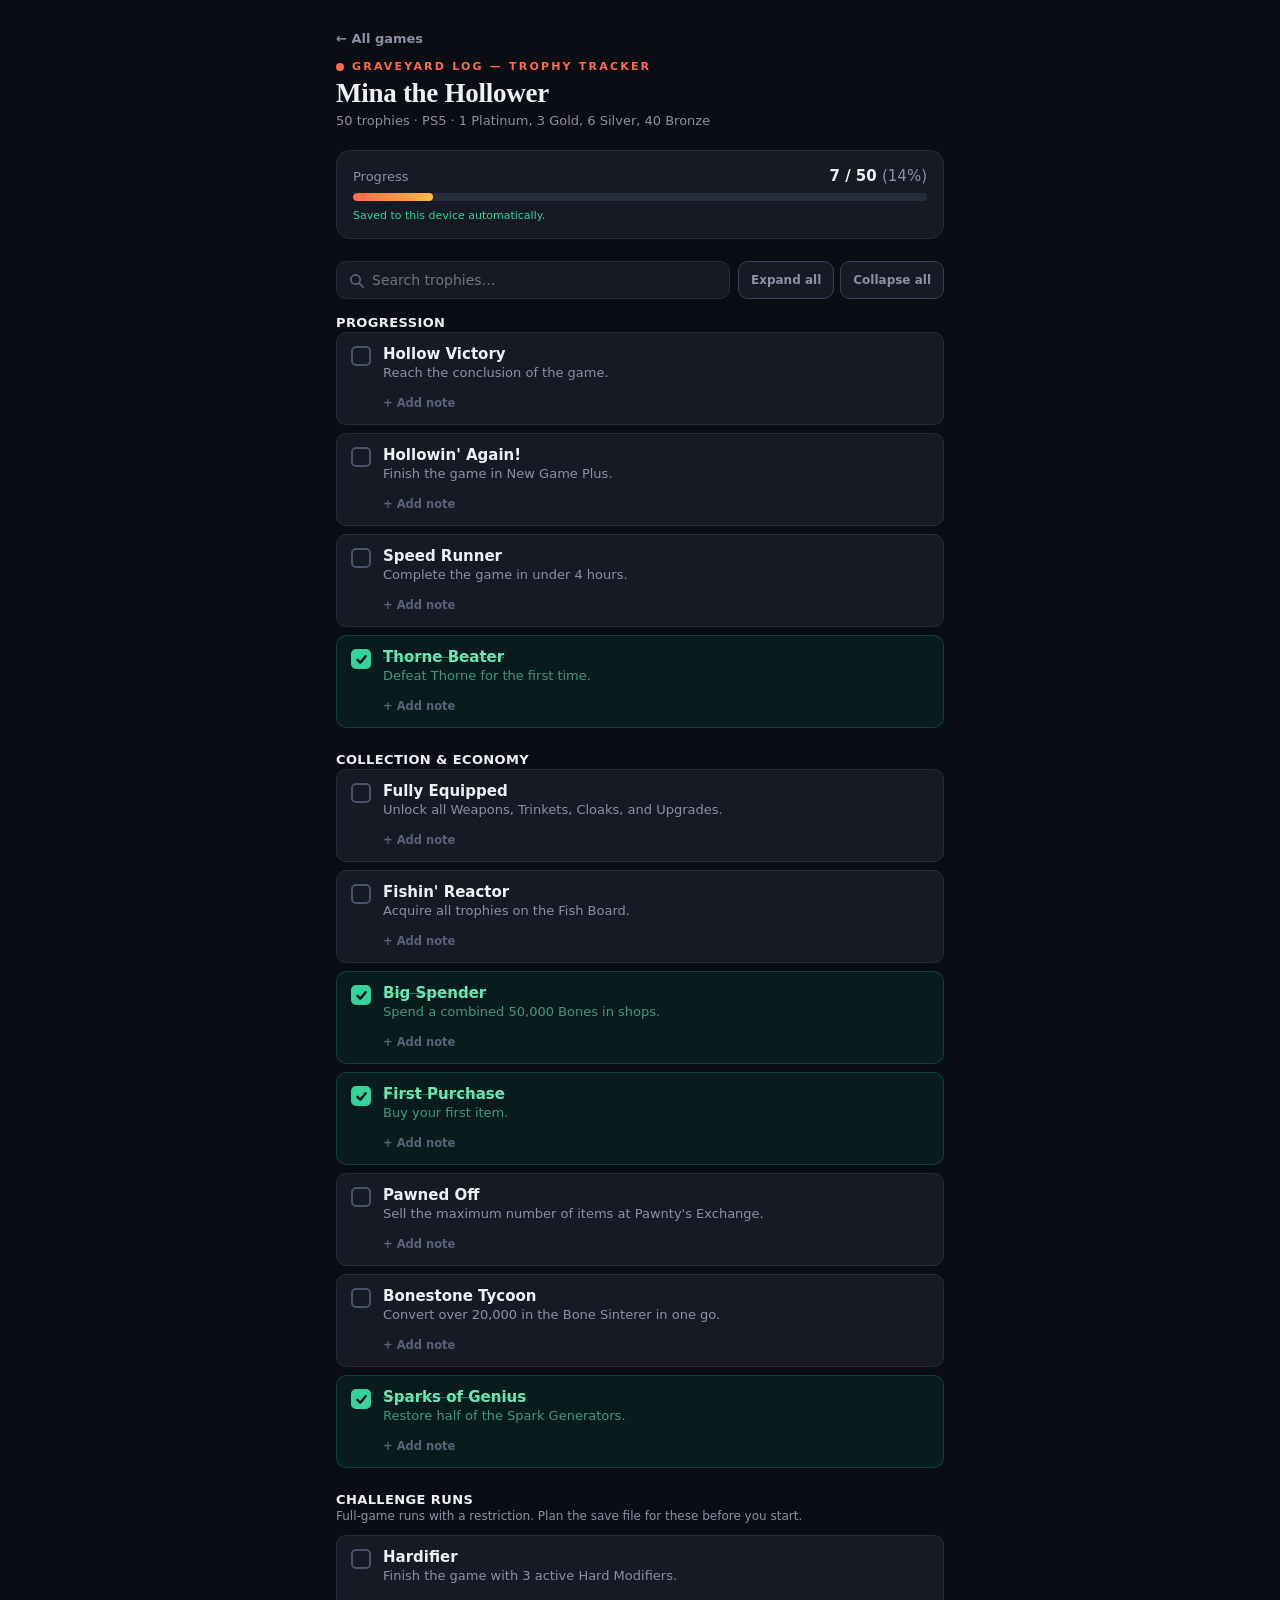
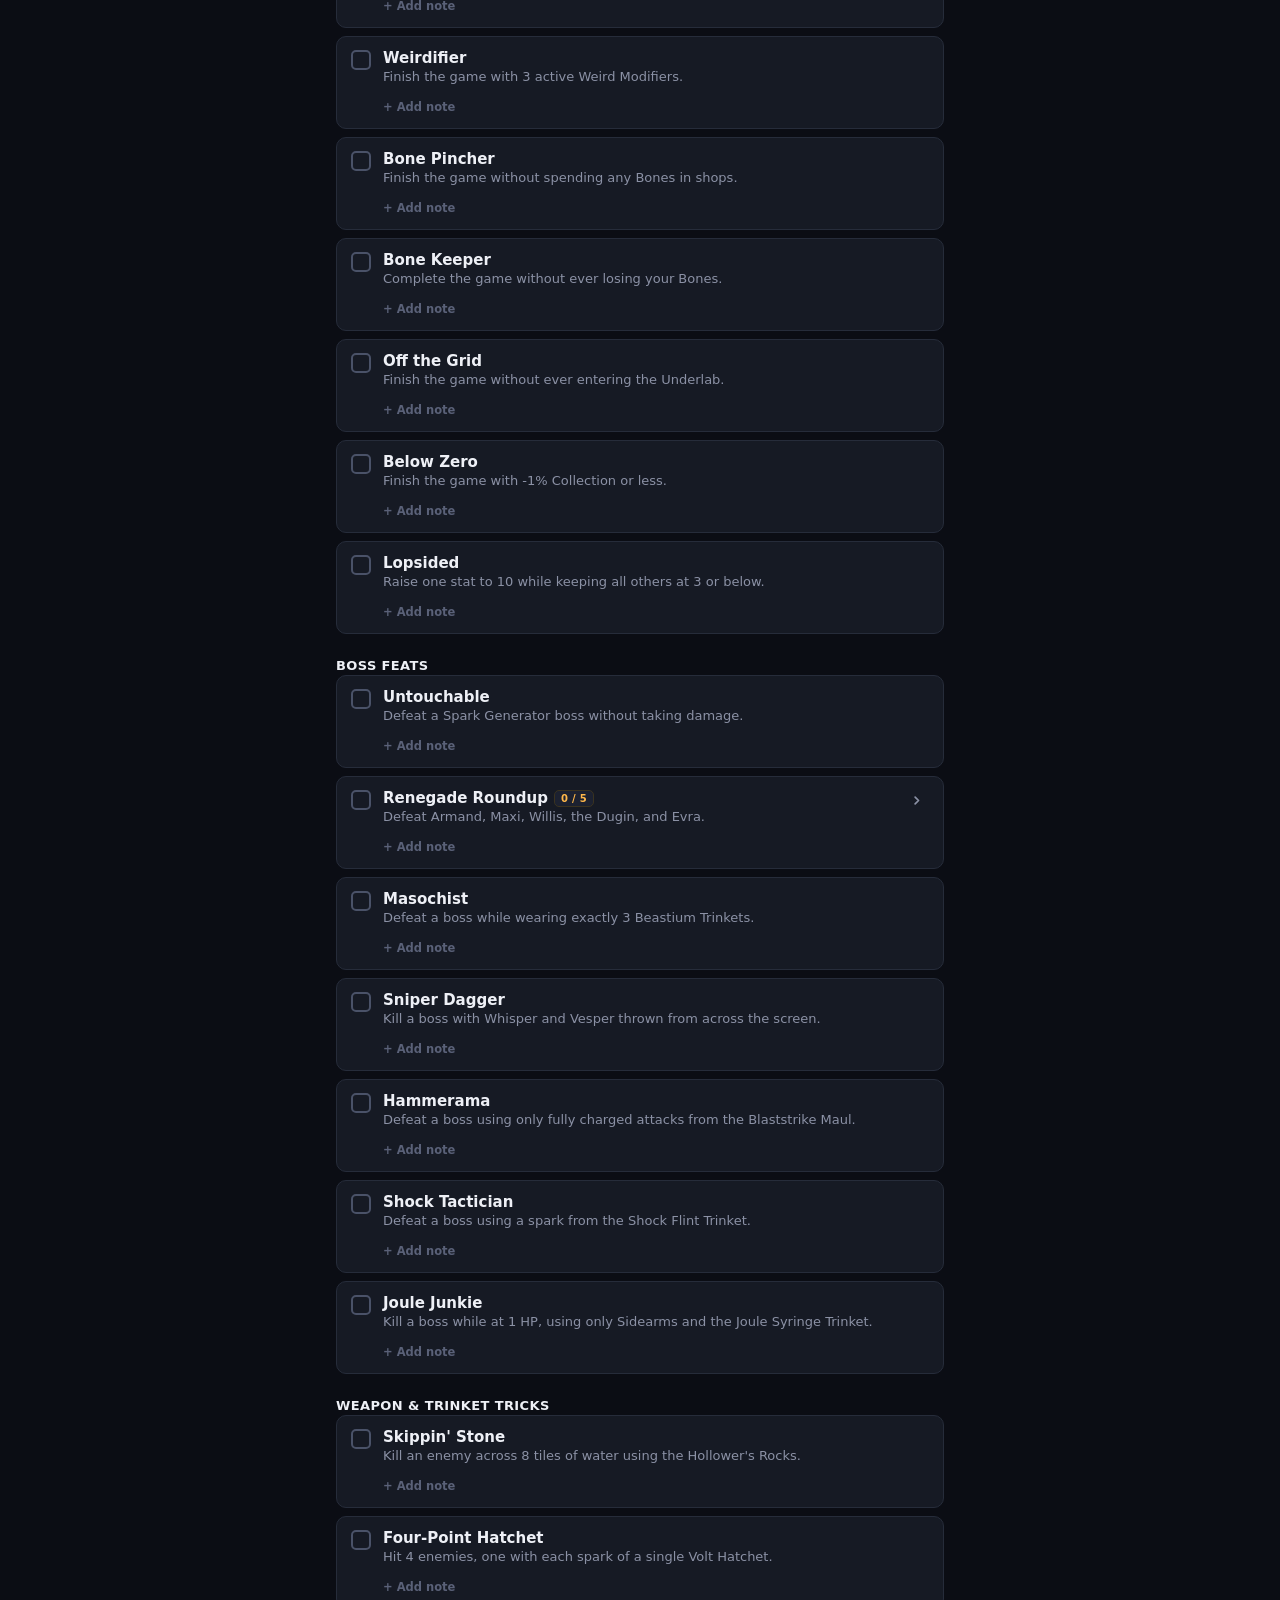
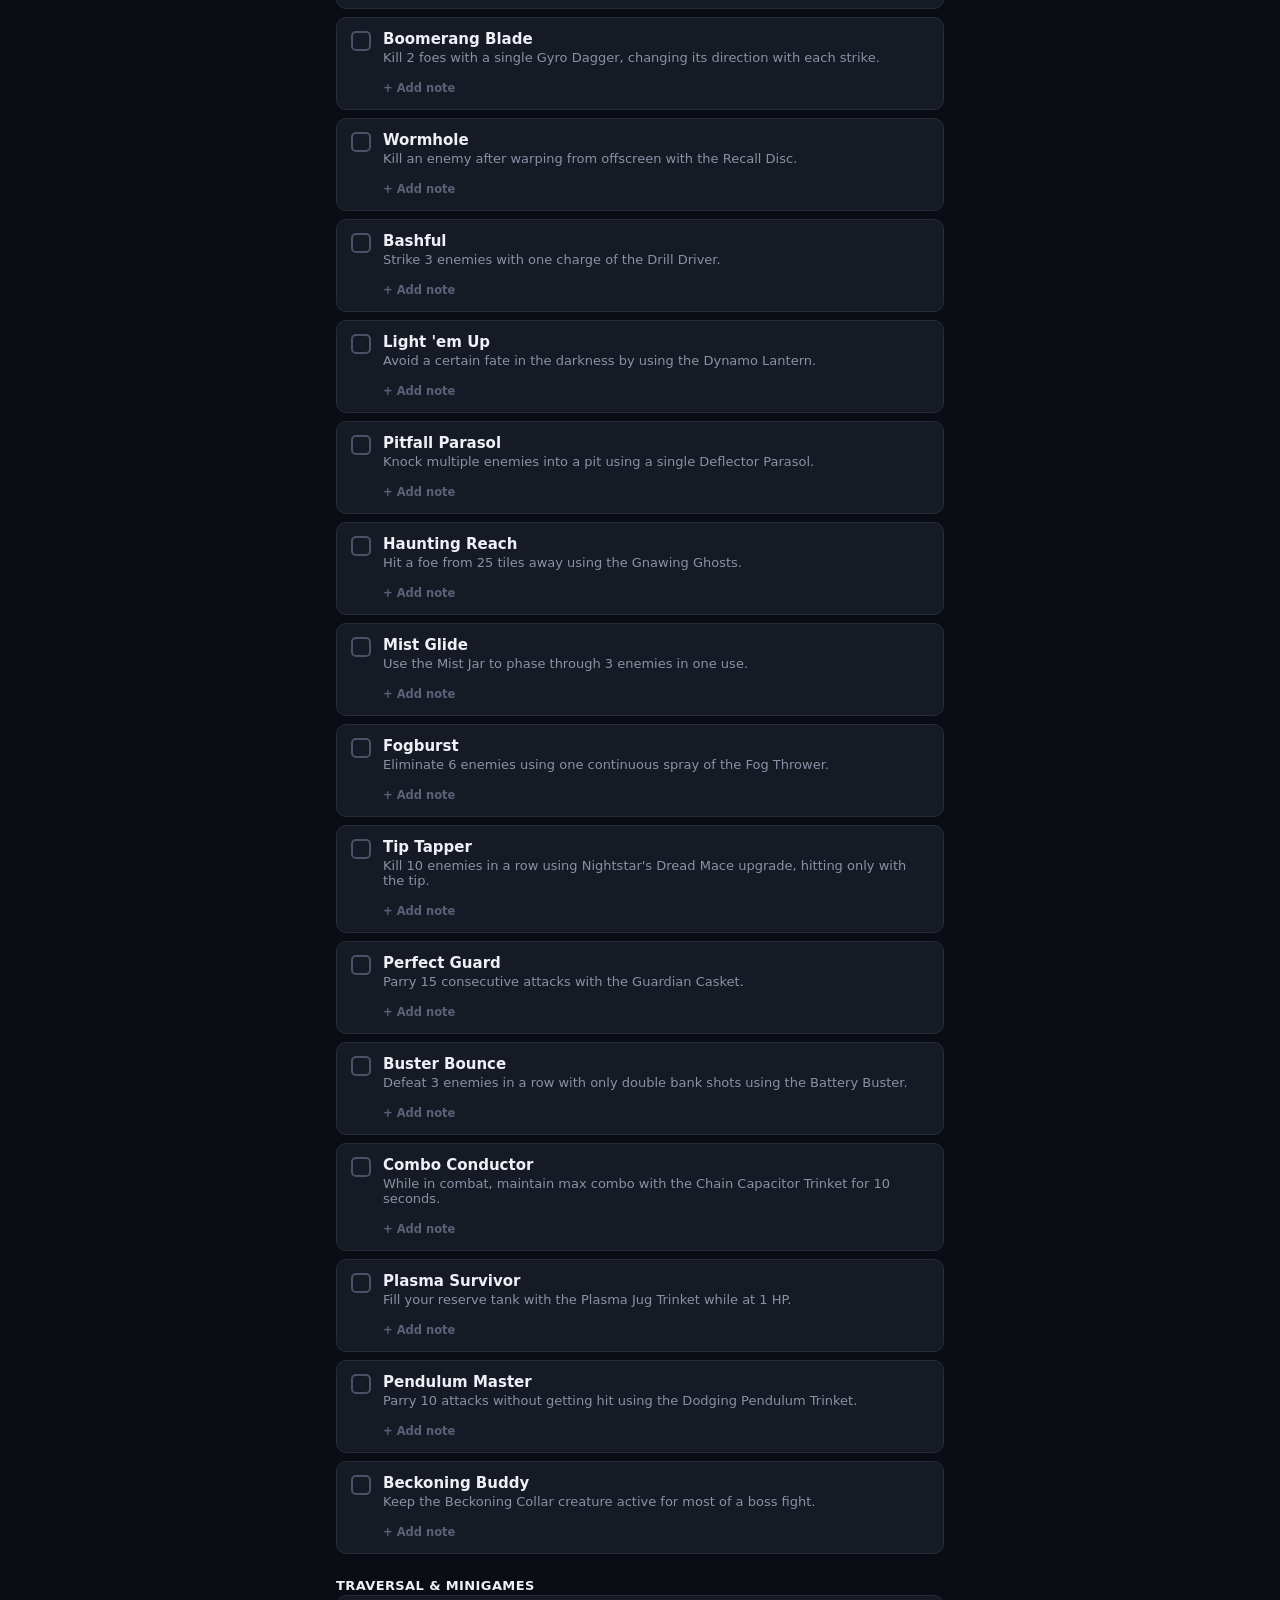
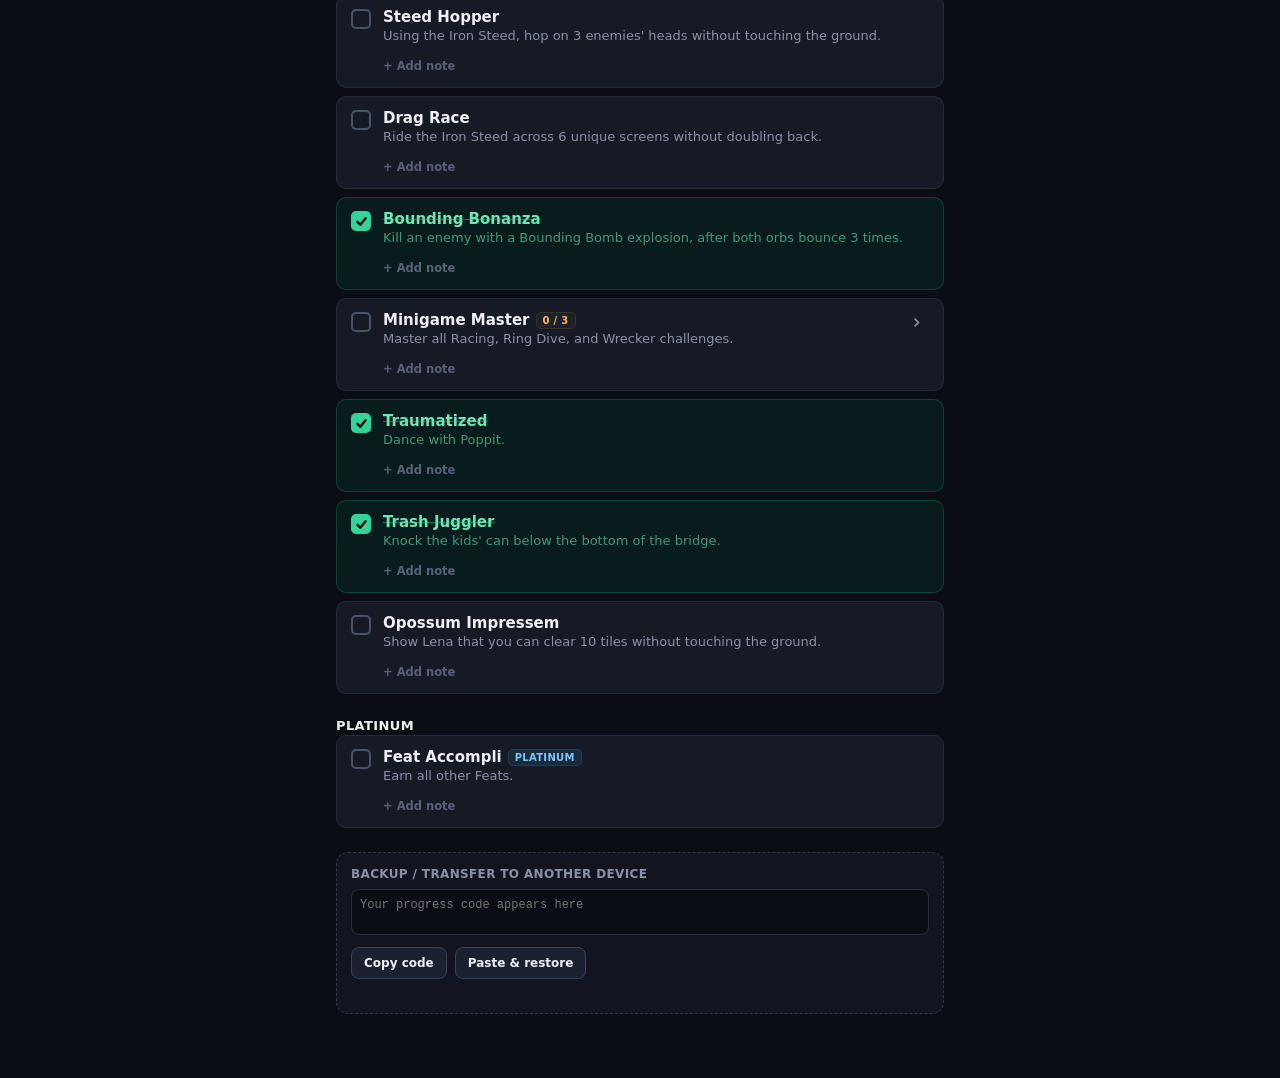
<file: mina-hollower.html>
<!DOCTYPE html>
<html lang="en">
<head>
<meta charset="UTF-8" />
<meta name="viewport" content="width=device-width, initial-scale=1.0, viewport-fit=cover" />
<meta name="apple-mobile-web-app-capable" content="yes" />
<title>Mina the Hollower — Trophy Tracker</title>
<link rel="stylesheet" href="styles.css" />
</head>
<body>
<div class="wrap">
  <a class="back" href="index.html">&larr; All games</a>
  <div class="eyebrow"><span class="dot"></span>Graveyard Log — Trophy Tracker</div>
  <h1 id="gameTitle"></h1>
  <p class="sub" id="gameSub"></p>

  <div class="panel">
    <div class="panel-top">
      <span class="panel-label">Progress</span>
      <span class="panel-count">
        <span id="doneCount">0</span> / <span id="totalCount">0</span>
        <em id="pctLabel">(0%)</em>
      </span>
    </div>
    <div class="track"><div class="fill" id="barFill" style="width:0%"></div></div>
    <div class="status-line" id="statusLine">Saved to this device automatically.</div>
  </div>

  <div id="sections"></div>

  <div class="backup">
    <h3>Backup / transfer to another device</h3>
    <textarea id="codeBox" rows="2" readonly placeholder="Your progress code appears here"></textarea>
    <div class="backup-actions">
      <button id="copyBtn">Copy code</button>
      <button id="loadBtn">Paste &amp; restore</button>
    </div>
    <div class="backup-msg" id="backupMsg"></div>
  </div>
</div>

<script src="tracker.js"></script>
<script>
Tracker.init({
  key: "mina-hollower",
  title: "Mina the Hollower",
  subtitle: "50 trophies · PS5 · 1 Platinum, 3 Gold, 6 Silver, 40 Bronze",

  // Earned as of 19 Jul 2026 — verified against 3 screenshots covering the
  // full list with no gaps (counted exactly 50 unique trophies).
  earned: ["thornebeater", "sparksofgenius", "bigspender", "firstpurchase", "boundingbonanza", "traumatized", "trashjuggler"],

  sections: [
    {
      title: "Progression",
      items: [
        { id: "hollowvictory", name: "Hollow Victory", desc: "Reach the conclusion of the game." },
        { id: "hollowinagain", name: "Hollowin' Again!", desc: "Finish the game in New Game Plus." },
        { id: "speedrunner", name: "Speed Runner", desc: "Complete the game in under 4 hours." },
        { id: "thornebeater", name: "Thorne Beater", desc: "Defeat Thorne for the first time." }
      ]
    },
    {
      title: "Collection & Economy",
      items: [
        { id: "fullyequipped", name: "Fully Equipped", desc: "Unlock all Weapons, Trinkets, Cloaks, and Upgrades." },
        { id: "fishinreactor", name: "Fishin' Reactor", desc: "Acquire all trophies on the Fish Board." },
        { id: "bigspender", name: "Big Spender", desc: "Spend a combined 50,000 Bones in shops." },
        { id: "firstpurchase", name: "First Purchase", desc: "Buy your first item." },
        { id: "pawnedoff", name: "Pawned Off", desc: "Sell the maximum number of items at Pawnty's Exchange." },
        { id: "bonestonetycoon", name: "Bonestone Tycoon", desc: "Convert over 20,000 in the Bone Sinterer in one go." },
        { id: "sparksofgenius", name: "Sparks of Genius", desc: "Restore half of the Spark Generators." }
      ]
    },
    {
      title: "Challenge Runs",
      desc: "Full-game runs with a restriction. Plan the save file for these before you start.",
      items: [
        { id: "hardifier", name: "Hardifier", desc: "Finish the game with 3 active Hard Modifiers." },
        { id: "weirdifier", name: "Weirdifier", desc: "Finish the game with 3 active Weird Modifiers." },
        { id: "bonepincher", name: "Bone Pincher", desc: "Finish the game without spending any Bones in shops." },
        { id: "bonekeeper", name: "Bone Keeper", desc: "Complete the game without ever losing your Bones." },
        { id: "offthegrid", name: "Off the Grid", desc: "Finish the game without ever entering the Underlab." },
        { id: "belowzero", name: "Below Zero", desc: "Finish the game with -1% Collection or less." },
        { id: "lopsided", name: "Lopsided", desc: "Raise one stat to 10 while keeping all others at 3 or below." }
      ]
    },
    {
      title: "Boss Feats",
      items: [
        { id: "untouchable", name: "Untouchable", desc: "Defeat a Spark Generator boss without taking damage." },
        { id: "renegaderoundup", type: "group", name: "Renegade Roundup",
          desc: "Defeat Armand, Maxi, Willis, the Dugin, and Evra.",
          children: [
            { id: "rr_armand", name: "Armand" },
            { id: "rr_maxi", name: "Maxi" },
            { id: "rr_willis", name: "Willis" },
            { id: "rr_dugin", name: "the Dugin" },
            { id: "rr_evra", name: "Evra" }
          ]},
        { id: "masochist", name: "Masochist", desc: "Defeat a boss while wearing exactly 3 Beastium Trinkets." },
        { id: "sniperdagger", name: "Sniper Dagger", desc: "Kill a boss with Whisper and Vesper thrown from across the screen." },
        { id: "hammerama", name: "Hammerama", desc: "Defeat a boss using only fully charged attacks from the Blaststrike Maul." },
        { id: "shocktactician", name: "Shock Tactician", desc: "Defeat a boss using a spark from the Shock Flint Trinket." },
        { id: "joulejunkie", name: "Joule Junkie", desc: "Kill a boss while at 1 HP, using only Sidearms and the Joule Syringe Trinket." }
      ]
    },
    {
      title: "Weapon & Trinket Tricks",
      items: [
        { id: "skippinstone", name: "Skippin' Stone", desc: "Kill an enemy across 8 tiles of water using the Hollower's Rocks." },
        { id: "fourpointhatchet", name: "Four-Point Hatchet", desc: "Hit 4 enemies, one with each spark of a single Volt Hatchet." },
        { id: "boomerangblade", name: "Boomerang Blade", desc: "Kill 2 foes with a single Gyro Dagger, changing its direction with each strike." },
        { id: "wormhole", name: "Wormhole", desc: "Kill an enemy after warping from offscreen with the Recall Disc." },
        { id: "bashful", name: "Bashful", desc: "Strike 3 enemies with one charge of the Drill Driver." },
        { id: "lightemup", name: "Light 'em Up", desc: "Avoid a certain fate in the darkness by using the Dynamo Lantern." },
        { id: "pitfallparasol", name: "Pitfall Parasol", desc: "Knock multiple enemies into a pit using a single Deflector Parasol." },
        { id: "hauntingreach", name: "Haunting Reach", desc: "Hit a foe from 25 tiles away using the Gnawing Ghosts." },
        { id: "mistglide", name: "Mist Glide", desc: "Use the Mist Jar to phase through 3 enemies in one use." },
        { id: "fogburst", name: "Fogburst", desc: "Eliminate 6 enemies using one continuous spray of the Fog Thrower." },
        { id: "tiptapper", name: "Tip Tapper", desc: "Kill 10 enemies in a row using Nightstar's Dread Mace upgrade, hitting only with the tip." },
        { id: "perfectguard", name: "Perfect Guard", desc: "Parry 15 consecutive attacks with the Guardian Casket." },
        { id: "busterbounce", name: "Buster Bounce", desc: "Defeat 3 enemies in a row with only double bank shots using the Battery Buster." },
        { id: "comboconductor", name: "Combo Conductor", desc: "While in combat, maintain max combo with the Chain Capacitor Trinket for 10 seconds." },
        { id: "plasmasurvivor", name: "Plasma Survivor", desc: "Fill your reserve tank with the Plasma Jug Trinket while at 1 HP." },
        { id: "pendulummaster", name: "Pendulum Master", desc: "Parry 10 attacks without getting hit using the Dodging Pendulum Trinket." },
        { id: "beckoningbuddy", name: "Beckoning Buddy", desc: "Keep the Beckoning Collar creature active for most of a boss fight." }
      ]
    },
    {
      title: "Traversal & Minigames",
      items: [
        { id: "steedhopper", name: "Steed Hopper", desc: "Using the Iron Steed, hop on 3 enemies' heads without touching the ground." },
        { id: "dragrace", name: "Drag Race", desc: "Ride the Iron Steed across 6 unique screens without doubling back." },
        { id: "boundingbonanza", name: "Bounding Bonanza", desc: "Kill an enemy with a Bounding Bomb explosion, after both orbs bounce 3 times." },
        { id: "minigamemaster", type: "group", name: "Minigame Master",
          desc: "Master all Racing, Ring Dive, and Wrecker challenges.",
          children: [
            { id: "mm_racing", name: "Racing" },
            { id: "mm_ringdive", name: "Ring Dive" },
            { id: "mm_wrecker", name: "Wrecker" }
          ]},
        { id: "traumatized", name: "Traumatized", desc: "Dance with Poppit." },
        { id: "trashjuggler", name: "Trash Juggler", desc: "Knock the kids' can below the bottom of the bridge." },
        { id: "opossumimpressem", name: "Opossum Impressem", desc: "Show Lena that you can clear 10 tiles without touching the ground." }
      ]
    },
    {
      title: "Platinum",
      items: [
        { id: "feataccompli", platinum: true, name: "Feat Accompli", desc: "Earn all other Feats." }
      ]
    }
  ]
});
</script>
</body>
</html>
</file>
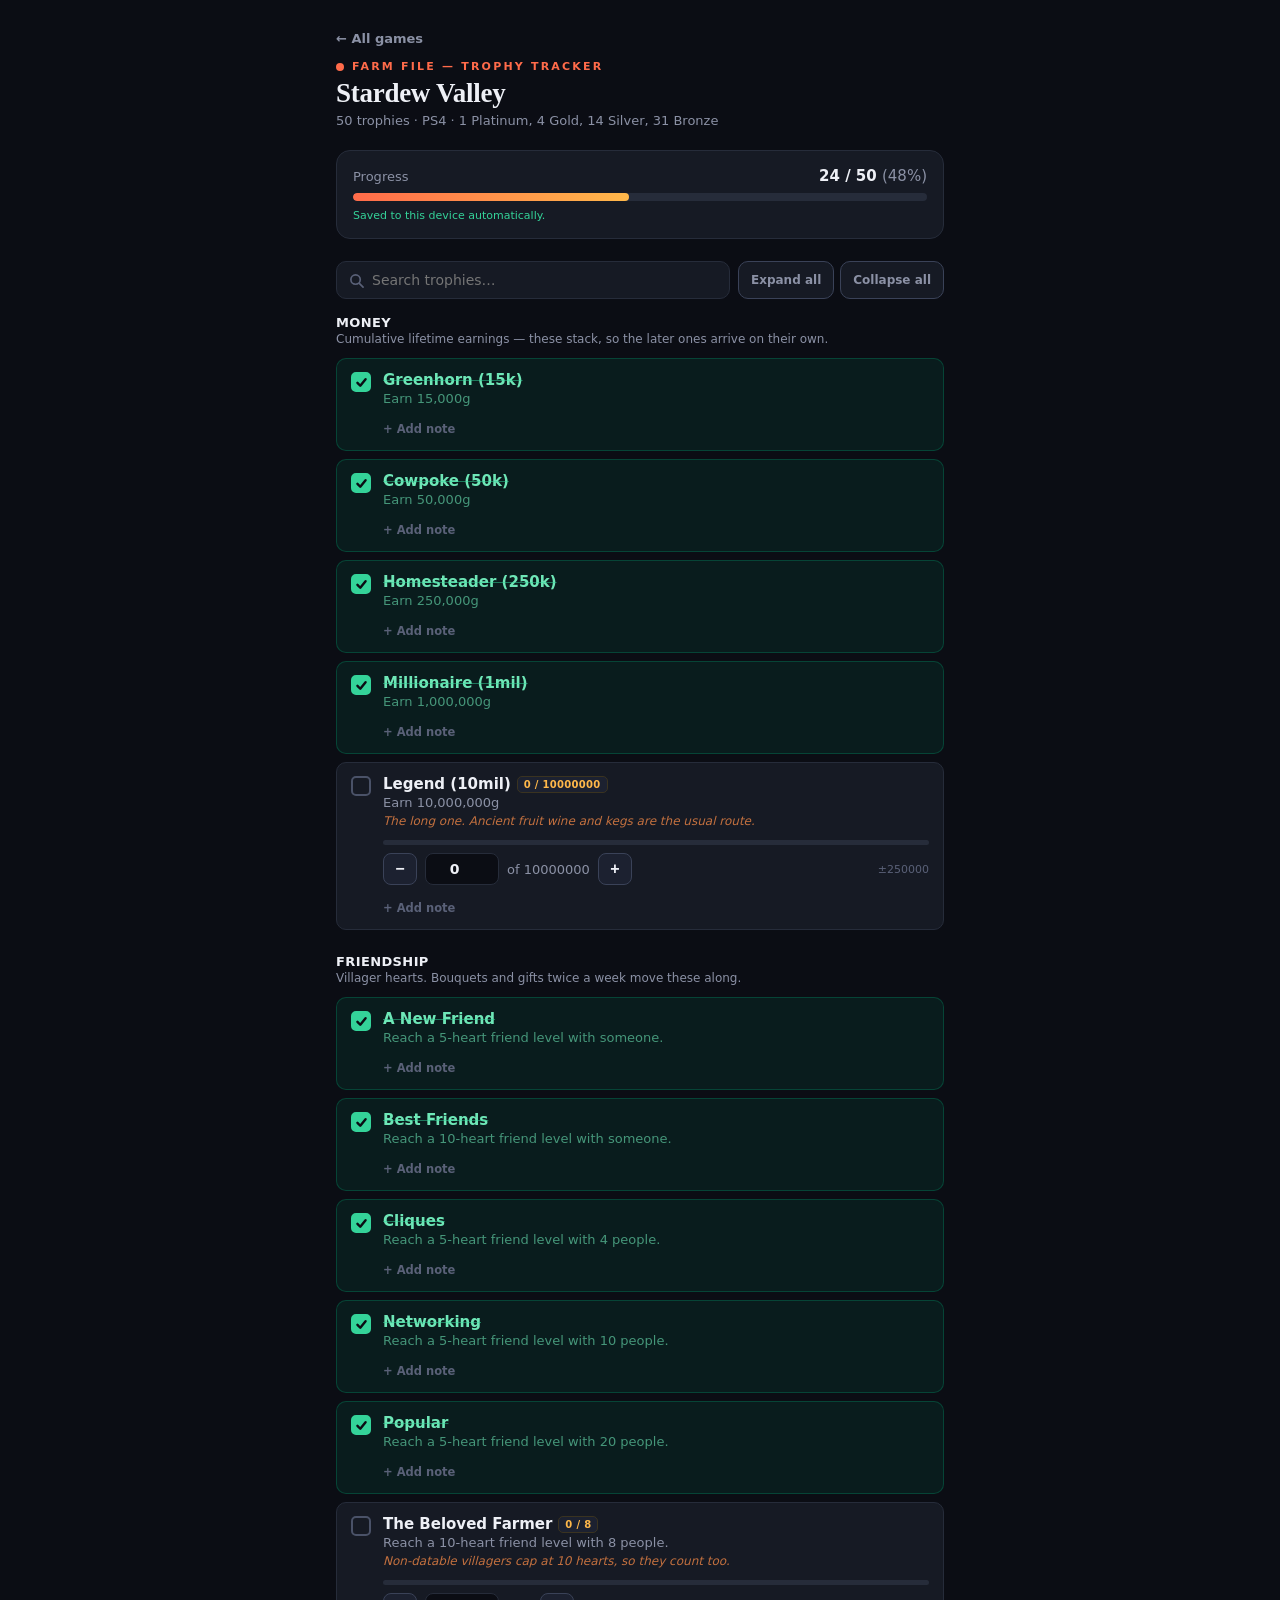
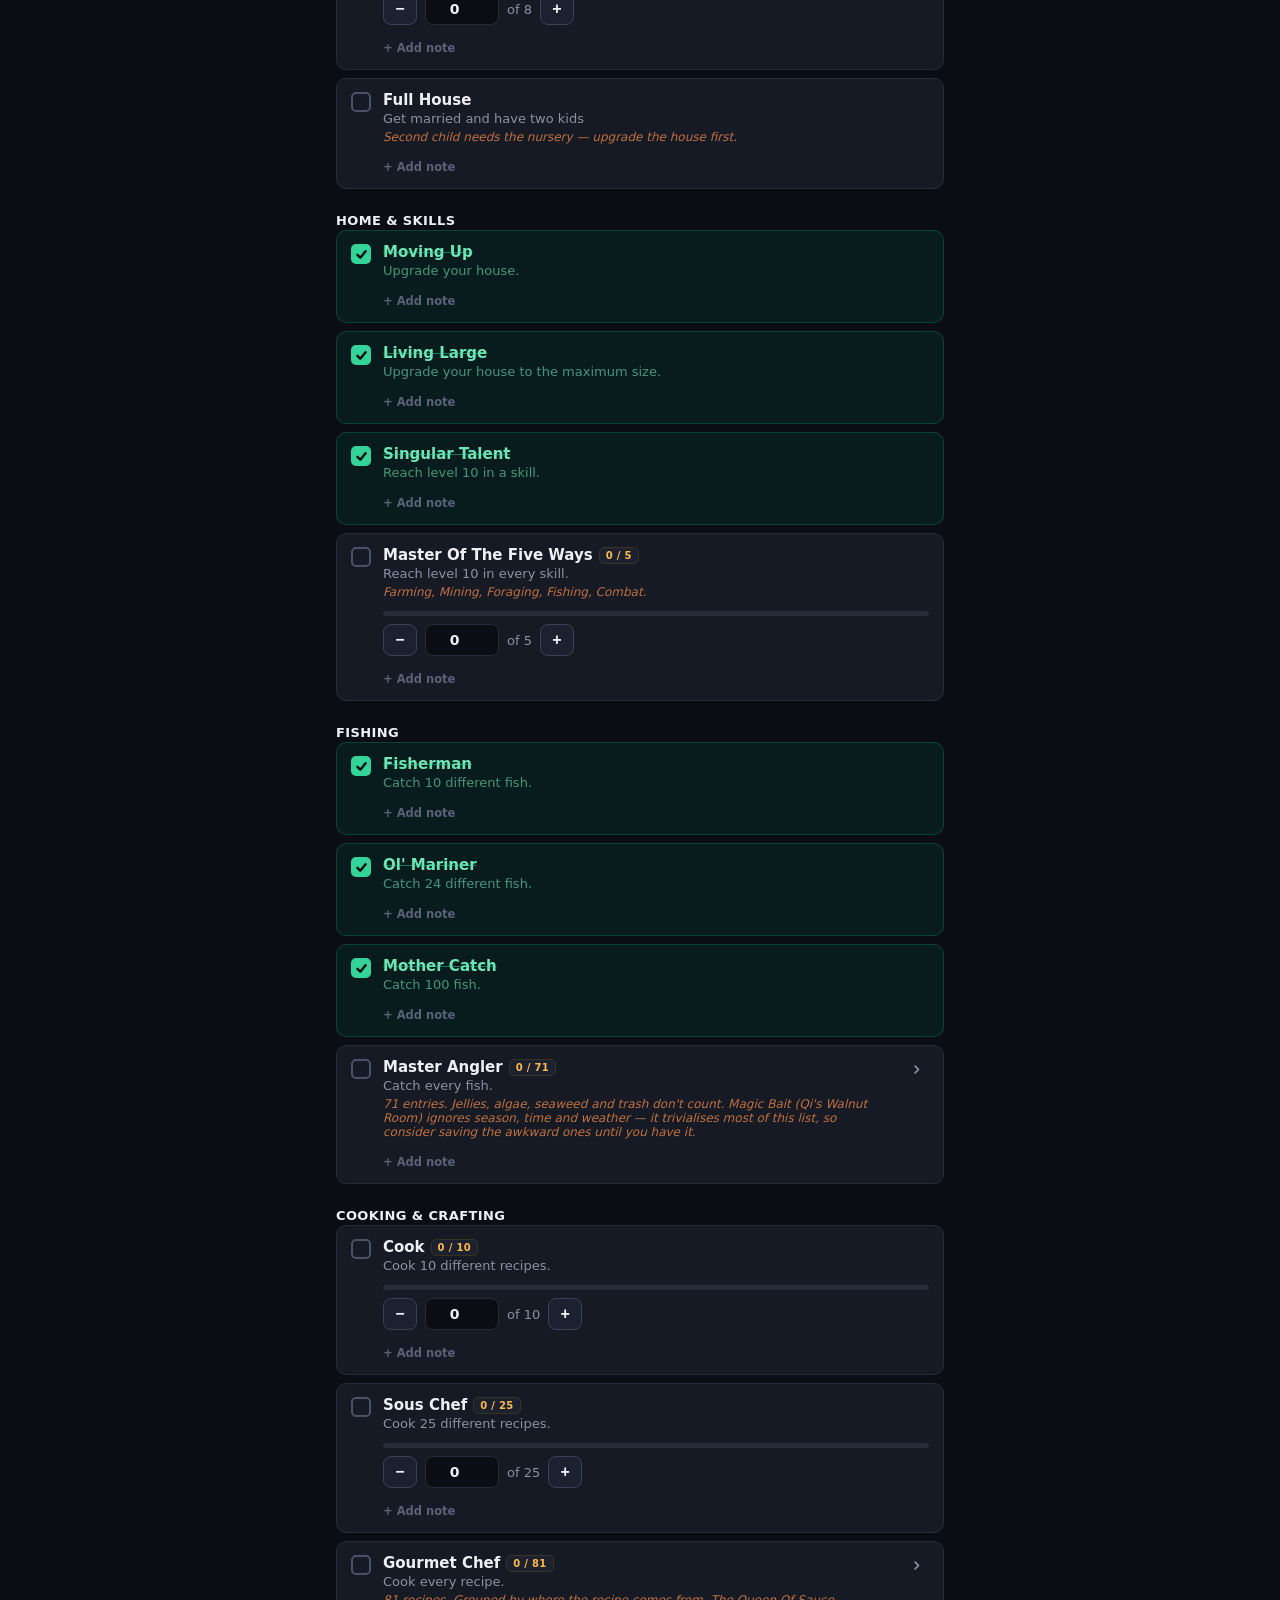
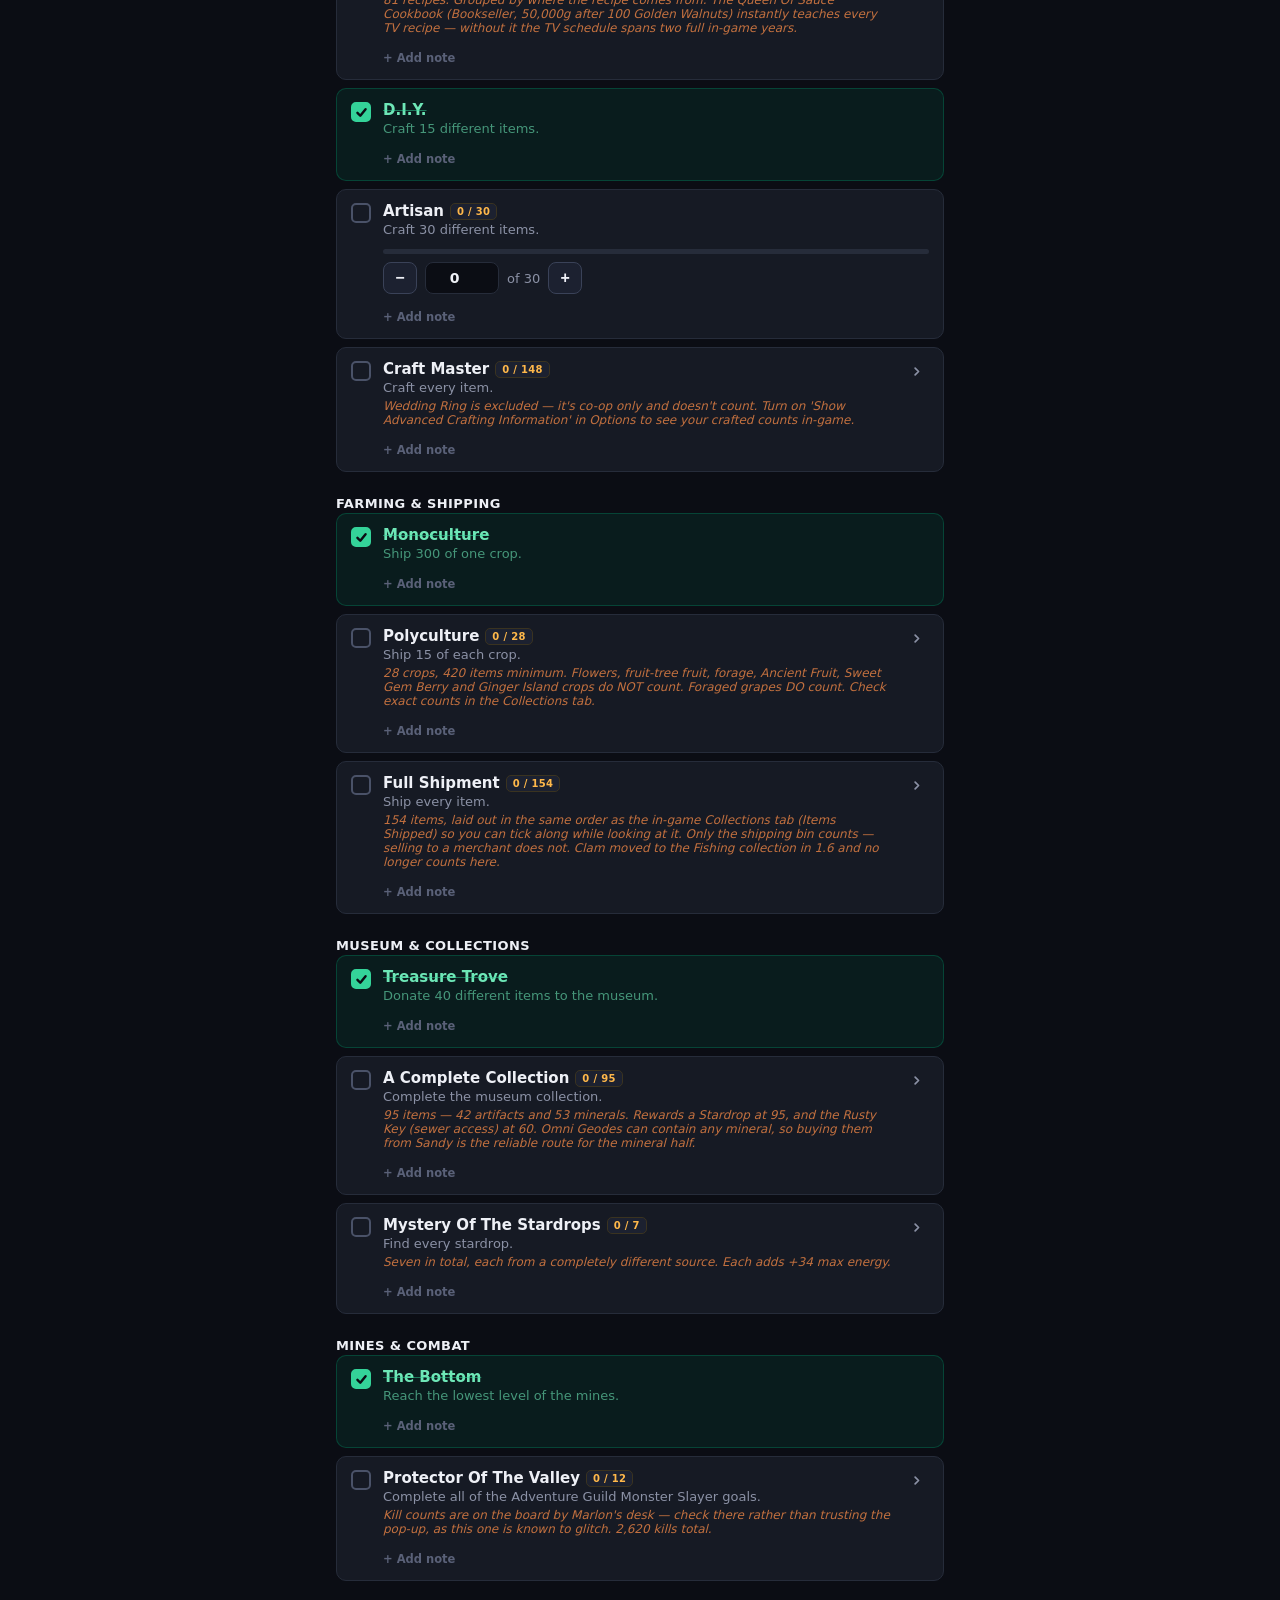
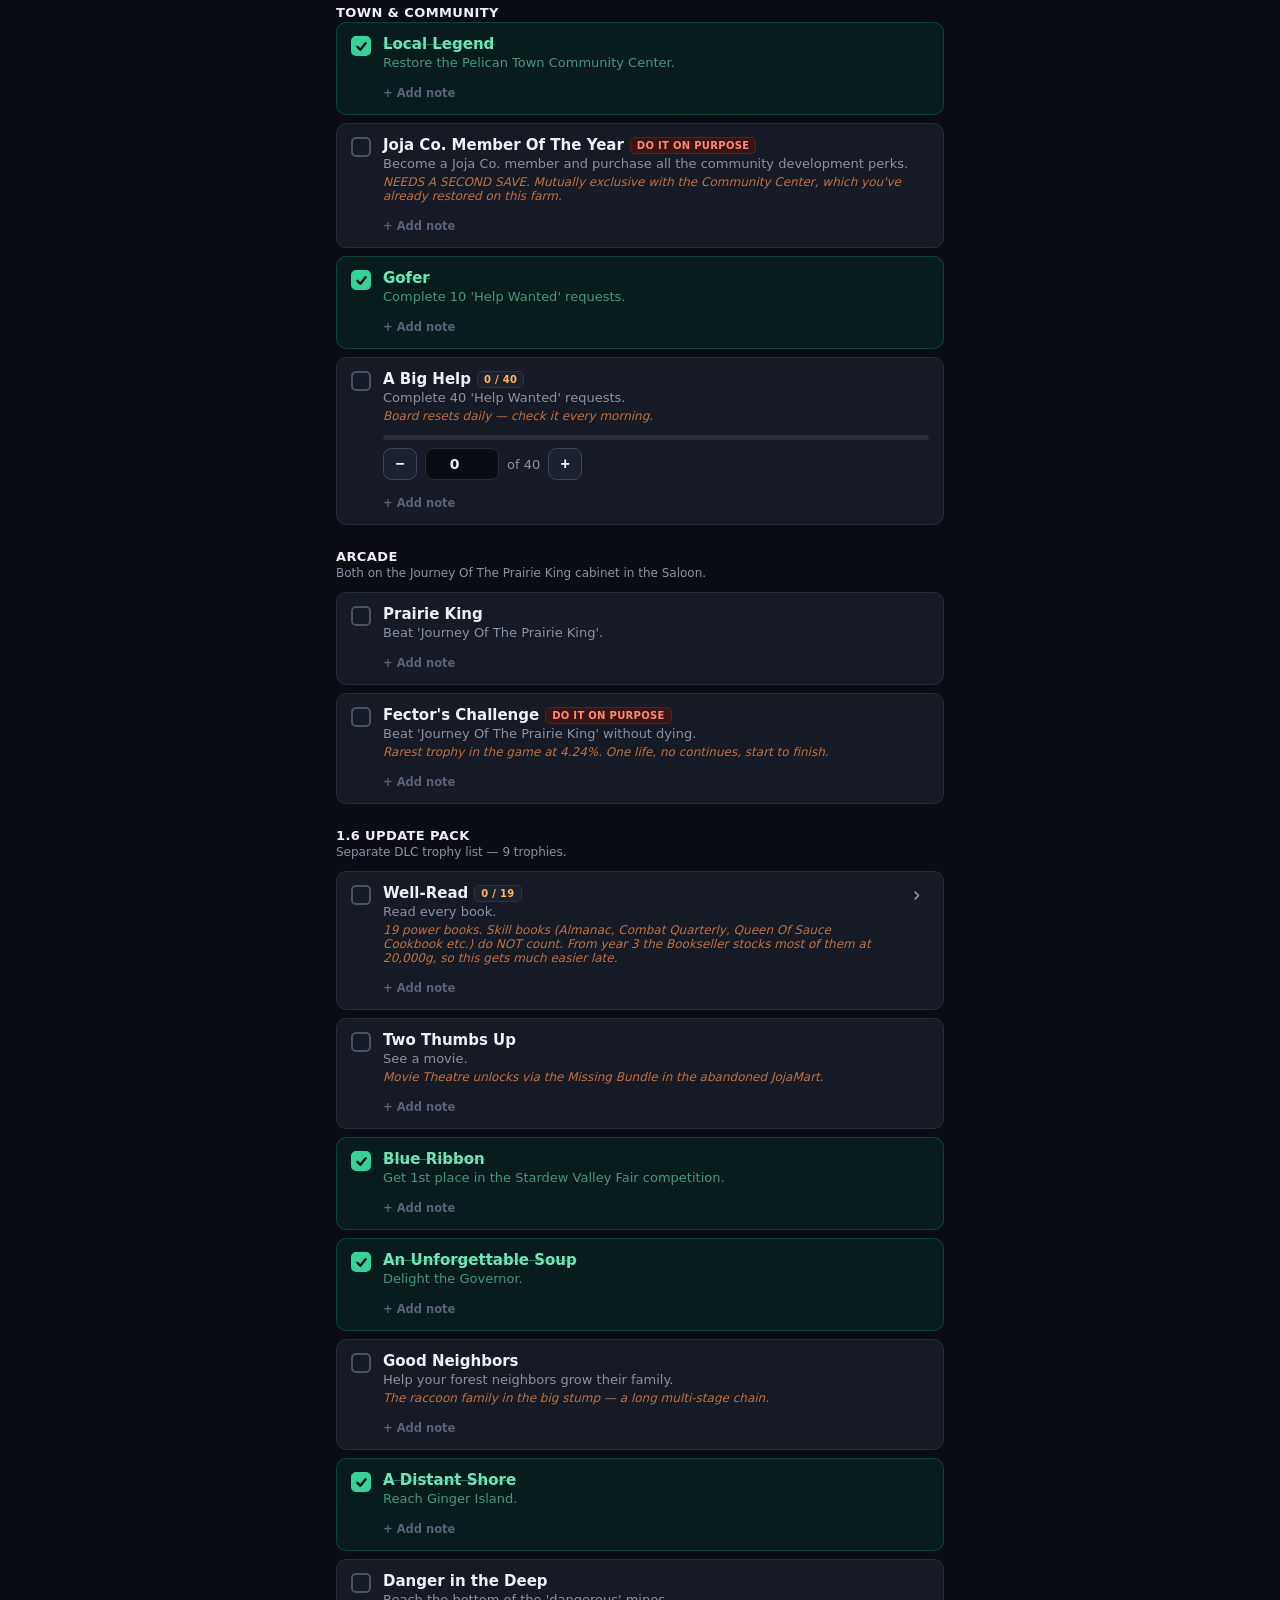
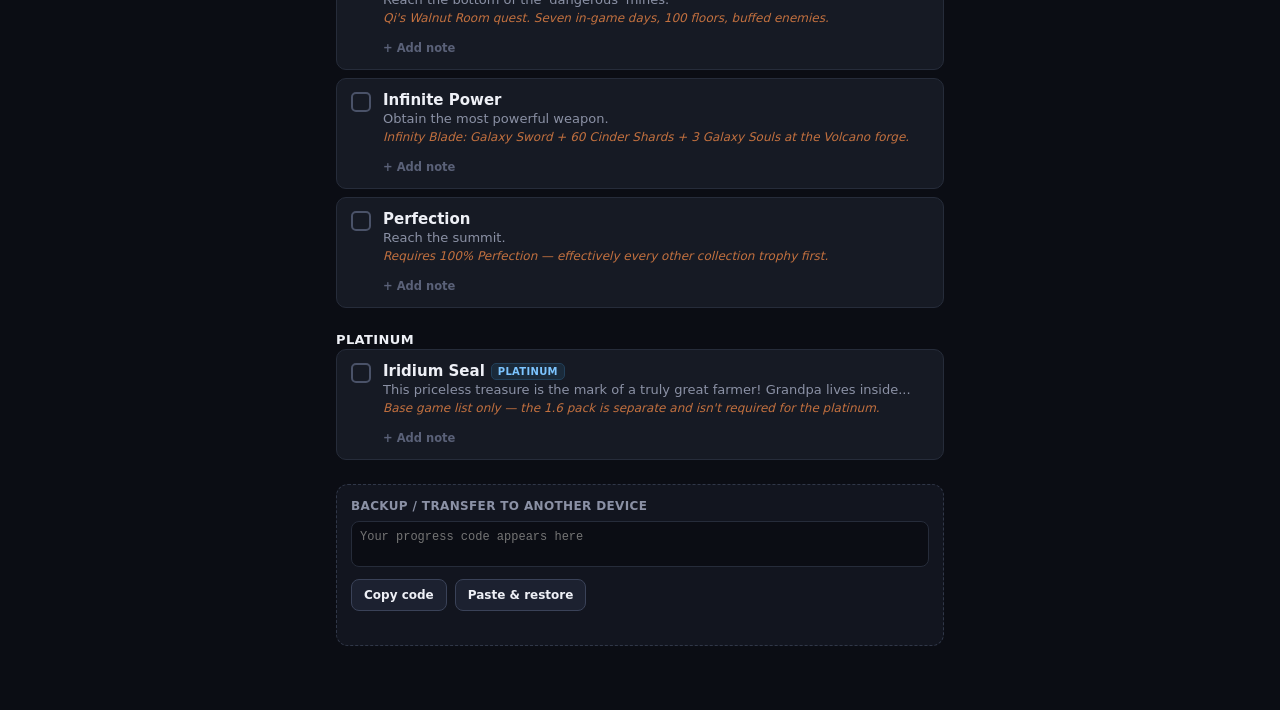
<file: stardew.html>
<!DOCTYPE html>
<html lang="en">
<head>
<meta charset="UTF-8" />
<meta name="viewport" content="width=device-width, initial-scale=1.0, viewport-fit=cover" />
<meta name="apple-mobile-web-app-capable" content="yes" />
<title>Stardew Valley — Trophy Tracker</title>
<link rel="stylesheet" href="styles.css" />
</head>
<body>
<div class="wrap">
  <a class="back" href="index.html">&larr; All games</a>
  <div class="eyebrow"><span class="dot"></span>Farm File — Trophy Tracker</div>
  <h1 id="gameTitle"></h1>
  <p class="sub" id="gameSub"></p>

  <div class="panel">
    <div class="panel-top">
      <span class="panel-label">Progress</span>
      <span class="panel-count">
        <span id="doneCount">0</span> / <span id="totalCount">0</span>
        <em id="pctLabel">(0%)</em>
      </span>
    </div>
    <div class="track"><div class="fill" id="barFill" style="width:0%"></div></div>
    <div class="status-line" id="statusLine">Saved to this device automatically.</div>
  </div>

  <div id="sections"></div>

  <div class="backup">
    <h3>Backup / transfer to another device</h3>
    <textarea id="codeBox" rows="2" readonly placeholder="Your progress code appears here"></textarea>
    <div class="backup-actions">
      <button id="copyBtn">Copy code</button>
      <button id="loadBtn">Paste &amp; restore</button>
    </div>
    <div class="backup-msg" id="backupMsg"></div>
  </div>
</div>

<script src="tracker.js"></script>
<script>
Tracker.init({
  key: "stardew",
  title: "Stardew Valley",
  subtitle: "50 trophies · PS4 · 1 Platinum, 4 Gold, 14 Silver, 31 Bronze",

  // Earned as of 1 Aug 2026 — 21 of 41 base game, 3 of 9 from the 1.6 pack.
  earned: [
    "greenhorn", "cowpoke", "homesteader", "millionaire",
    "newfriend", "bestfriends", "cliques", "networking", "popular",
    "movingup", "livinglarge",
    "diy", "fisherman", "olmariner", "mothercatch", "treasuretrove", "gofer",
    "monoculture", "thebottom", "locallegend", "singulartalent",
    "blueribbon", "soup", "distantshore"
  ],

  sections: [
    {
      title: "Money",
      desc: "Cumulative lifetime earnings — these stack, so the later ones arrive on their own.",
      items: [
        { id: "greenhorn",   name: "Greenhorn (15k)",     desc: "Earn 15,000g" },
        { id: "cowpoke",     name: "Cowpoke (50k)",       desc: "Earn 50,000g" },
        { id: "homesteader", name: "Homesteader (250k)",  desc: "Earn 250,000g" },
        { id: "millionaire", name: "Millionaire (1mil)",  desc: "Earn 1,000,000g" },
        { id: "legend", type: "counter", target: 10000000, step: 250000,
          name: "Legend (10mil)", desc: "Earn 10,000,000g",
          note: "The long one. Ancient fruit wine and kegs are the usual route." }
      ]
    },
    {
      title: "Friendship",
      desc: "Villager hearts. Bouquets and gifts twice a week move these along.",
      items: [
        { id: "newfriend",   name: "A New Friend",  desc: "Reach a 5-heart friend level with someone." },
        { id: "bestfriends", name: "Best Friends",  desc: "Reach a 10-heart friend level with someone." },
        { id: "cliques",     name: "Cliques",       desc: "Reach a 5-heart friend level with 4 people." },
        { id: "networking",  name: "Networking",    desc: "Reach a 5-heart friend level with 10 people." },
        { id: "popular",     name: "Popular",       desc: "Reach a 5-heart friend level with 20 people." },
        { id: "belovedfarmer", type: "counter", target: 8, step: 1,
          name: "The Beloved Farmer", desc: "Reach a 10-heart friend level with 8 people.",
          note: "Non-datable villagers cap at 10 hearts, so they count too." },
        { id: "fullhouse", name: "Full House", desc: "Get married and have two kids",
          note: "Second child needs the nursery — upgrade the house first." }
      ]
    },
    {
      title: "Home & Skills",
      items: [
        { id: "movingup",    name: "Moving Up",   desc: "Upgrade your house." },
        { id: "livinglarge", name: "Living Large", desc: "Upgrade your house to the maximum size." },
        { id: "singulartalent", name: "Singular Talent", desc: "Reach level 10 in a skill." },
        { id: "fiveways", type: "counter", target: 5, step: 1,
          name: "Master Of The Five Ways", desc: "Reach level 10 in every skill.",
          note: "Farming, Mining, Foraging, Fishing, Combat." }
      ]
    },
    {
      title: "Fishing",
      items: [
        { id: "fisherman",  name: "Fisherman",  desc: "Catch 10 different fish." },
        { id: "olmariner",  name: "Ol' Mariner", desc: "Catch 24 different fish." },
        { id: "mothercatch", name: "Mother Catch", desc: "Catch 100 fish." },
        { id: "masterangler", type: "group", name: "Master Angler", desc: "Catch every fish.",
          note: "71 entries. Jellies, algae, seaweed and trash don't count. Magic Bait (Qi's Walnut Room) ignores season, time and weather — it trivialises most of this list, so consider saving the awkward ones until you have it.",
          children: [
            { group: "Ocean — The Beach", children: [
              { id: "ma_anchovy", name: "Anchovy", note: "Spring/Fall, anytime" },
              { id: "ma_sardine", name: "Sardine", note: "Spring/Fall/Winter, 6am–7pm" },
              { id: "ma_herring", name: "Herring", note: "Spring/Winter, anytime" },
              { id: "ma_tuna", name: "Tuna", note: "Summer/Winter, 6am–7pm" },
              { id: "ma_redsnapper", name: "Red Snapper", note: "Summer/Fall, 6am–7pm, RAIN" },
              { id: "ma_tilapia", name: "Tilapia", note: "Summer/Fall, 6am–2pm" },
              { id: "ma_flounder", name: "Flounder", note: "Spring/Summer, 6am–8pm" },
              { id: "ma_halibut", name: "Halibut", note: "Summer/Winter, 6am–11am or 7pm–11pm" },
              { id: "ma_redmullet", name: "Red Mullet", note: "Summer/Winter, 6am–7pm" },
              { id: "ma_albacore", name: "Albacore", note: "Fall 6am–11am / Winter 6pm–2am" },
              { id: "ma_seacucumber", name: "Sea Cucumber", note: "Fall/Winter, 6am–7pm" },
              { id: "ma_supercucumber", name: "Super Cucumber", note: "Summer/Fall, 6pm–2am" },
              { id: "ma_squid", name: "Squid", note: "Winter, 6pm–2am" },
              { id: "ma_eel", name: "Eel", note: "Spring/Fall, 4pm–2am, RAIN" },
              { id: "ma_octopus", name: "Octopus", note: "Summer, 6am–1pm" },
              { id: "ma_pufferfish", name: "Pufferfish", note: "Summer, 12pm–4pm, SUN only" }
            ]},
            { group: "Rivers", children: [
              { id: "ma_sunfish", name: "Sunfish", note: "Spring/Summer, 6am–7pm, sun or wind" },
              { id: "ma_smallmouthbass", name: "Smallmouth Bass", note: "Spring/Fall, anytime" },
              { id: "ma_bream", name: "Bream", note: "All year, 6pm–2am" },
              { id: "ma_rainbowtrout", name: "Rainbow Trout", note: "Summer, 6am–7pm, SUN only" },
              { id: "ma_salmon", name: "Salmon", note: "Fall, 6am–7pm" },
              { id: "ma_tigertrout", name: "Tiger Trout", note: "Fall/Winter, 6am–7pm" },
              { id: "ma_shad", name: "Shad", note: "Spring/Summer/Fall, 9am–2am, RAIN" },
              { id: "ma_catfish", name: "Catfish", note: "Spring/Fall, 6am–12am, RAIN" },
              { id: "ma_dorado", name: "Dorado", note: "Summer, 6am–7pm, Forest river" },
              { id: "ma_pike", name: "Pike", note: "Summer/Winter, 6am–7pm" },
              { id: "ma_perch", name: "Perch", note: "Winter, anytime" },
              { id: "ma_lingcod", name: "Lingcod", note: "Winter, 6am–2am" },
              { id: "ma_walleye", name: "Walleye", note: "Fall, 12pm–2am, RAIN" },
              { id: "ma_chub", name: "Chub", note: "All year, anytime" },
              { id: "ma_goby", name: "Goby", note: "1.6 fish — Cindersap Forest waterfalls, needs Fishing 4 to reach the pool" }
            ]},
            { group: "Lakes & Ponds", children: [
              { id: "ma_largemouthbass", name: "Largemouth Bass", note: "Mountain Lake, all year, 6am–7pm" },
              { id: "ma_carp", name: "Carp", note: "Mountain Lake / Secret Woods, anytime" },
              { id: "ma_bullhead", name: "Bullhead", note: "Mountain Lake, all year, anytime" },
              { id: "ma_sturgeon", name: "Sturgeon", note: "Mountain Lake, Summer/Winter, 6am–7pm" },
              { id: "ma_midnightcarp", name: "Midnight Carp", note: "Fall/Winter, 10pm–2am only" },
              { id: "ma_woodskip", name: "Woodskip", note: "Secret Woods pond, all year, 6am–2am" }
            ]},
            { group: "Desert, Swamp & Sewers", children: [
              { id: "ma_sandfish", name: "Sandfish", note: "Calico Desert pond, 6am–10pm" },
              { id: "ma_scorpioncarp", name: "Scorpion Carp", note: "Calico Desert pond, 6am–8pm" },
              { id: "ma_voidsalmon", name: "Void Salmon", note: "Witch's Swamp, 12pm–12am" },
              { id: "ma_slimejack", name: "Slimejack", note: "Mutant Bug Lair, 6am–2am" }
            ]},
            { group: "Mines & Volcano", children: [
              { id: "ma_ghostfish", name: "Ghostfish", note: "Mines floors 20 & 60" },
              { id: "ma_stonefish", name: "Stonefish", note: "Mines floor 20" },
              { id: "ma_icepip", name: "Ice Pip", note: "Mines floor 60 — hard" },
              { id: "ma_lavaeel", name: "Lava Eel", note: "Mines floor 100 / Volcano Caldera — very hard" }
            ]},
            { group: "Ginger Island", children: [
              { id: "ma_bluediscus", name: "Blue Discus", note: "Island rivers, 6am–7pm" },
              { id: "ma_lionfish", name: "Lionfish", note: "Island ocean, anytime — hard" },
              { id: "ma_stingray", name: "Stingray", note: "Pirate Cove pond" }
            ]},
            { group: "Night Market — Winter 15–17 only", children: [
              { id: "ma_midnightsquid", name: "Midnight Squid", note: "Submarine, 5pm–2am" },
              { id: "ma_spookfish", name: "Spook Fish", note: "Submarine, 5pm–2am" },
              { id: "ma_blobfish", name: "Blobfish", note: "Submarine, 5pm–2am" }
            ]},
            { group: "Crab Pots & Beach Foraging", children: [
              { id: "ma_lobster", name: "Lobster", note: "Ocean crab pot" },
              { id: "ma_crab", name: "Crab", note: "Ocean crab pot" },
              { id: "ma_shrimp", name: "Shrimp", note: "Ocean crab pot" },
              { id: "ma_crayfish", name: "Crayfish", note: "Freshwater crab pot" },
              { id: "ma_snail", name: "Snail", note: "Freshwater crab pot" },
              { id: "ma_periwinkle", name: "Periwinkle", note: "Freshwater crab pot" },
              { id: "ma_clam", name: "Clam", note: "Beach foraging" },
              { id: "ma_cockle", name: "Cockle", note: "Beach foraging" },
              { id: "ma_mussel", name: "Mussel", note: "Beach foraging" },
              { id: "ma_oyster", name: "Oyster", note: "Beach foraging" }
            ]},
            { group: "Legendary — once per save", children: [
              { id: "ma_crimsonfish", name: "Crimsonfish", note: "East Pier, Summer, 6am–2am, Fishing 5" },
              { id: "ma_angler", name: "Angler", note: "Bridge north of JojaMart, Fall, 6am–8pm, Fishing 3" },
              { id: "ma_glacierfish", name: "Glacierfish", note: "Arrowhead Island south tip, Winter, Fishing 6" },
              { id: "ma_legend", name: "Legend", note: "Mountain Lake, Spring, RAIN, Fishing 10 — hardest in the game" },
              { id: "ma_mutantcarp", name: "Mutant Carp", note: "The Sewers, all year" }
            ]},
            { group: "Extended Family — Qi quest", children: [
              { id: "ma_soncrimsonfish", name: "Son of Crimsonfish", note: "Same spot as Crimsonfish, any season" },
              { id: "ma_msangler", name: "Ms. Angler", note: "Same spot as Angler, any season" },
              { id: "ma_glacierfishjr", name: "Glacierfish Jr.", note: "Same spot as Glacierfish, any season" },
              { id: "ma_legendii", name: "Legend II", note: "Mountain Lake, RAIN, any season" },
              { id: "ma_radioactivecarp", name: "Radioactive Carp", note: "The Sewers, any season" }
            ]}
          ]}
      ]
    },
    {
      title: "Cooking & Crafting",
      items: [
        { id: "cook", type: "counter", target: 10, step: 1,
          name: "Cook", desc: "Cook 10 different recipes." },
        { id: "souschef", type: "counter", target: 25, step: 1,
          name: "Sous Chef", desc: "Cook 25 different recipes." },
        { id: "gourmetchef", type: "group", name: "Gourmet Chef", desc: "Cook every recipe.",
          note: "81 recipes. Grouped by where the recipe comes from. The Queen Of Sauce Cookbook (Bookseller, 50,000g after 100 Golden Walnuts) instantly teaches every TV recipe — without it the TV schedule spans two full in-game years.",
          children: [
            { group: "Starter", children: [
              { id: "gc_friedegg", name: "Fried Egg", note: "Known from the start" }
            ]},
            { group: "Queen of Sauce — TV", children: [
              { id: "gc_omelet", name: "Omelet" },
              { id: "gc_bakedfish", name: "Baked Fish" },
              { id: "gc_completebreakfast", name: "Complete Breakfast" },
              { id: "gc_luckylunch", name: "Lucky Lunch" },
              { id: "gc_pizza", name: "Pizza" },
              { id: "gc_glazedyams", name: "Glazed Yams" },
              { id: "gc_carpsurprise", name: "Carp Surprise" },
              { id: "gc_hashbrowns", name: "Hashbrowns" },
              { id: "gc_pancakes", name: "Pancakes" },
              { id: "gc_bread", name: "Bread" },
              { id: "gc_troutsoup", name: "Trout Soup" },
              { id: "gc_chocolatecake", name: "Chocolate Cake" },
              { id: "gc_pinkcake", name: "Pink Cake" },
              { id: "gc_makiroll", name: "Maki Roll" },
              { id: "gc_tortilla", name: "Tortilla" },
              { id: "gc_plumpudding", name: "Plum Pudding" },
              { id: "gc_artichokedip", name: "Artichoke Dip" },
              { id: "gc_stirfry", name: "Stir Fry" },
              { id: "gc_roastedhazelnuts", name: "Roasted Hazelnuts" },
              { id: "gc_pumpkinpie", name: "Pumpkin Pie" },
              { id: "gc_radishsalad", name: "Radish Salad" },
              { id: "gc_fruitsalad", name: "Fruit Salad", note: "Highest energy food in the game" },
              { id: "gc_blackberrycobbler", name: "Blackberry Cobbler" },
              { id: "gc_cranberrycandy", name: "Cranberry Candy" },
              { id: "gc_bruschetta", name: "Bruschetta" },
              { id: "gc_coleslaw", name: "Coleslaw" },
              { id: "gc_fiddleheadrisotto", name: "Fiddlehead Risotto" },
              { id: "gc_poppyseedmuffin", name: "Poppyseed Muffin" },
              { id: "gc_maplebar", name: "Maple Bar" },
              { id: "gc_crabcakes", name: "Crab Cakes" },
              { id: "gc_shrimpcocktail", name: "Shrimp Cocktail" }
            ]},
            { group: "Villager mail & events", children: [
              { id: "gc_salad", name: "Salad", note: "Emily 3♥" },
              { id: "gc_cheesecauliflower", name: "Cheese Cauliflower", note: "Pam 3♥" },
              { id: "gc_parsnipsoup", name: "Parsnip Soup", note: "Caroline 3♥" },
              { id: "gc_vegetablemedley", name: "Vegetable Medley", note: "Caroline 7♥" },
              { id: "gc_friedcalamari", name: "Fried Calamari", note: "Jodi 3♥" },
              { id: "gc_icecream", name: "Ice Cream", note: "Jodi 7♥" },
              { id: "gc_strangebun", name: "Strange Bun", note: "Shane 7♥" },
              { id: "gc_pepperpoppers", name: "Pepper Poppers", note: "Shane 3♥" },
              { id: "gc_friedmushroom", name: "Fried Mushroom", note: "Demetrius 3♥" },
              { id: "gc_autumnsbounty", name: "Autumn's Bounty", note: "Demetrius 7♥" },
              { id: "gc_beanhotpot", name: "Bean Hotpot", note: "Clint 7♥" },
              { id: "gc_algaesoup", name: "Algae Soup", note: "Clint 3♥" },
              { id: "gc_salmondinner", name: "Salmon Dinner", note: "Gus 3♥" },
              { id: "gc_cranberrysauce", name: "Cranberry Sauce", note: "Gus 7♥" },
              { id: "gc_fishtaco", name: "Fish Taco", note: "Linus 7♥" },
              { id: "gc_sashimi", name: "Sashimi", note: "Linus 3♥ — any fish" },
              { id: "gc_crispybass", name: "Crispy Bass", note: "Kent 3♥" },
              { id: "gc_supermeal", name: "Super Meal", note: "Kent 7♥" },
              { id: "gc_tomkhasoup", name: "Tom Kha Soup", note: "Sandy 7♥" },
              { id: "gc_rhubarbpie", name: "Rhubarb Pie", note: "Marnie 7♥" },
              { id: "gc_palebroth", name: "Pale Broth", note: "Marnie 3♥" },
              { id: "gc_cookie", name: "Cookie", note: "Evelyn 4-heart event" },
              { id: "gc_ricepudding", name: "Rice Pudding", note: "Evelyn 7♥" },
              { id: "gc_spaghetti", name: "Spaghetti", note: "Lewis 3♥" },
              { id: "gc_eggplantparmesan", name: "Eggplant Parmesan", note: "Lewis 7♥" },
              { id: "gc_friedeel", name: "Fried Eel", note: "George 3♥" },
              { id: "gc_spicyeel", name: "Spicy Eel", note: "George 7♥" },
              { id: "gc_redplate", name: "Red Plate", note: "Emily 7♥" },
              { id: "gc_blueberrytart", name: "Blueberry Tart", note: "Pierre 3♥" },
              { id: "gc_pumpkinsoup", name: "Pumpkin Soup", note: "Robin 7♥" },
              { id: "gc_stuffing", name: "Stuffing", note: "Pam 7♥" }
            ]},
            { group: "Willy — fish dishes", children: [
              { id: "gc_chowder", name: "Chowder", note: "Willy friendship" },
              { id: "gc_escargot", name: "Escargot", note: "Willy friendship" },
              { id: "gc_fishstew", name: "Fish Stew", note: "Willy friendship" },
              { id: "gc_lobsterbisque", name: "Lobster Bisque", note: "Willy friendship — +3 fishing" }
            ]},
            { group: "Skill levels", children: [
              { id: "gc_farmerslunch", name: "Farmer's Lunch", note: "Farming 3" },
              { id: "gc_minerstreat", name: "Miner's Treat", note: "Mining 3" },
              { id: "gc_rootsplatter", name: "Roots Platter", note: "Combat 3" },
              { id: "gc_dishothesea", name: "Dish O' The Sea", note: "Fishing 3" },
              { id: "gc_seafoampudding", name: "Seafoam Pudding", note: "Fishing 9 — +4 fishing, best buff food" },
              { id: "gc_survivalburger", name: "Survival Burger", note: "Foraging 8" },
              { id: "gc_mosssoup", name: "Moss Soup", note: "1.6 recipe — Foraging 3, needs 20 Moss" }
            ]},
            { group: "Shops & Ginger Island", children: [
              { id: "gc_tripleshotespresso", name: "Triple Shot Espresso", note: "Gus, 5,000g — needs 3 Coffee" },
              { id: "gc_gingerale", name: "Ginger Ale", note: "Ginger Island" },
              { id: "gc_bananapudding", name: "Banana Pudding", note: "Island Trader, 30 Bone Fragments" },
              { id: "gc_mangostickyrice", name: "Mango Sticky Rice", note: "Island Trader" },
              { id: "gc_poi", name: "Poi", note: "Island Trader" },
              { id: "gc_tropicalcurry", name: "Tropical Curry", note: "Island Resort shop, 2,000g" },
              { id: "gc_squidinkravioli", name: "Squid Ink Ravioli", note: "Needs Squid Ink" }
            ]}
          ]},
        { id: "diy",     name: "D.I.Y.",   desc: "Craft 15 different items." },
        { id: "artisan", type: "counter", target: 30, step: 1,
          name: "Artisan", desc: "Craft 30 different items." },
        { id: "craftmaster", type: "group", name: "Craft Master", desc: "Craft every item.",
          note: "Wedding Ring is excluded — it's co-op only and doesn't count. Turn on 'Show Advanced Crafting Information' in Options to see your crafted counts in-game.",
          children: [
            { group: "Bombs", children: [
              { id: "cm_cherrybomb", name: "Cherry Bomb" },
              { id: "cm_bomb", name: "Bomb" },
              { id: "cm_megabomb", name: "Mega Bomb" }
            ]},
            { group: "Fences", children: [
              { id: "cm_gate", name: "Gate" },
              { id: "cm_woodfence", name: "Wood Fence" },
              { id: "cm_stonefence", name: "Stone Fence" },
              { id: "cm_ironfence", name: "Iron Fence" },
              { id: "cm_hardwoodfence", name: "Hardwood Fence" }
            ]},
            { group: "Sprinklers", children: [
              { id: "cm_sprinkler", name: "Sprinkler" },
              { id: "cm_qualitysprinkler", name: "Quality Sprinkler" },
              { id: "cm_iridiumsprinkler", name: "Iridium Sprinkler" }
            ]},
            { group: "Artisan Equipment", children: [
              { id: "cm_mayo", name: "Mayonnaise Machine" },
              { id: "cm_beehouse", name: "Bee House" },
              { id: "cm_preserves", name: "Preserves Jar" },
              { id: "cm_cheesepress", name: "Cheese Press" },
              { id: "cm_loom", name: "Loom" },
              { id: "cm_keg", name: "Keg" },
              { id: "cm_oilmaker", name: "Oil Maker" },
              { id: "cm_cask", name: "Cask", note: "Needs the cellar (final house upgrade)" },
              { id: "cm_fishsmoker", name: "Fish Smoker", note: "Fish Shop, 10,000g" },
              { id: "cm_dehydrator", name: "Dehydrator", note: "Pierre's, 10,000g" }
            ]},
            { group: "Fertilizer", children: [
              { id: "cm_basicfert", name: "Basic Fertilizer" },
              { id: "cm_qualityfert", name: "Quality Fertilizer" },
              { id: "cm_deluxefert", name: "Deluxe Fertilizer", note: "Qi's Walnut Room, 20 Qi Gems" },
              { id: "cm_speedgro", name: "Speed-Gro" },
              { id: "cm_deluxespeedgro", name: "Deluxe Speed-Gro" },
              { id: "cm_hyperspeedgro", name: "Hyper Speed-Gro", note: "Qi's Walnut Room, 30 Qi Gems" },
              { id: "cm_basicsoil", name: "Basic Retaining Soil" },
              { id: "cm_qualitysoil", name: "Quality Retaining Soil" },
              { id: "cm_deluxesoil", name: "Deluxe Retaining Soil", note: "Island Trader, 50 Cinder Shards" },
              { id: "cm_treefert", name: "Tree Fertilizer" }
            ]},
            { group: "Seeds", children: [
              { id: "cm_springseeds", name: "Wild Seeds (Spring)" },
              { id: "cm_summerseeds", name: "Wild Seeds (Summer)" },
              { id: "cm_fallseeds", name: "Wild Seeds (Fall)" },
              { id: "cm_winterseeds", name: "Wild Seeds (Winter)" },
              { id: "cm_ancientseeds", name: "Ancient Seeds", note: "Donate an Ancient Seed to the museum" },
              { id: "cm_grassstarter", name: "Grass Starter" },
              { id: "cm_bluegrass", name: "Blue Grass Starter", note: "Qi's Walnut Room, 40 Qi Gems" },
              { id: "cm_teasapling", name: "Tea Sapling", note: "Caroline 2-heart event" },
              { id: "cm_fiberseeds", name: "Fiber Seeds", note: "Linus special order" },
              { id: "cm_mystictree", name: "Mystic Tree Seed", note: "Foraging Mastery" }
            ]},
            { group: "Flooring & Paths", children: [
              { id: "cm_woodfloor", name: "Wood Floor" },
              { id: "cm_rusticplank", name: "Rustic Plank Floor" },
              { id: "cm_strawfloor", name: "Straw Floor" },
              { id: "cm_weatheredfloor", name: "Weathered Floor", note: "Dwarf, 500g" },
              { id: "cm_crystalfloor", name: "Crystal Floor", note: "Krobus, 500g" },
              { id: "cm_stonefloor", name: "Stone Floor" },
              { id: "cm_stonewalkway", name: "Stone Walkway Floor" },
              { id: "cm_brickfloor", name: "Brick Floor" },
              { id: "cm_woodpath", name: "Wood Path" },
              { id: "cm_gravelpath", name: "Gravel Path" },
              { id: "cm_cobblestone", name: "Cobblestone Path" },
              { id: "cm_steppingstone", name: "Stepping Stone Path" },
              { id: "cm_crystalpath", name: "Crystal Path" }
            ]},
            { group: "Fishing", children: [
              { id: "cm_spinner", name: "Spinner" },
              { id: "cm_trapbobber", name: "Trap Bobber" },
              { id: "cm_sonarbobber", name: "Sonar Bobber" },
              { id: "cm_corkbobber", name: "Cork Bobber" },
              { id: "cm_qualitybobber", name: "Quality Bobber", note: "Willy special order" },
              { id: "cm_treasurehunter", name: "Treasure Hunter" },
              { id: "cm_dressedspinner", name: "Dressed Spinner" },
              { id: "cm_barbedhook", name: "Barbed Hook" },
              { id: "cm_magnet", name: "Magnet" },
              { id: "cm_bait", name: "Bait" },
              { id: "cm_deluxebait", name: "Deluxe Bait" },
              { id: "cm_wildbait", name: "Wild Bait", note: "Linus 4-heart event" },
              { id: "cm_magicbait", name: "Magic Bait", note: "Qi's Walnut Room, 20 Qi Gems" },
              { id: "cm_challengebait", name: "Challenge Bait", note: "Fishing Mastery" },
              { id: "cm_crabpot", name: "Crab Pot" }
            ]},
            { group: "Rings", children: [
              { id: "cm_sturdyring", name: "Sturdy Ring" },
              { id: "cm_warriorring", name: "Warrior Ring" },
              { id: "cm_ringofyoba", name: "Ring of Yoba" },
              { id: "cm_thornsring", name: "Thorns Ring" },
              { id: "cm_glowstonering", name: "Glowstone Ring" },
              { id: "cm_iridiumband", name: "Iridium Band" }
            ]},
            { group: "Edible", children: [
              { id: "cm_fieldsnack", name: "Field Snack" },
              { id: "cm_bugsteak", name: "Bug Steak" },
              { id: "cm_lifeelixir", name: "Life Elixir" },
              { id: "cm_oilofgarlic", name: "Oil of Garlic" }
            ]},
            { group: "Totems & Consumables", children: [
              { id: "cm_monstermusk", name: "Monster Musk", note: "Wizard special order" },
              { id: "cm_fairydust", name: "Fairy Dust", note: "The Pirate's Wife quest" },
              { id: "cm_totembeach", name: "Warp Totem: Beach" },
              { id: "cm_totemmountains", name: "Warp Totem: Mountains" },
              { id: "cm_totemfarm", name: "Warp Totem: Farm" },
              { id: "cm_totemdesert", name: "Warp Totem: Desert", note: "Desert Trader, 10 Iridium Bars" },
              { id: "cm_totemisland", name: "Warp Totem: Island", note: "Volcano dwarf shop, 10,000g" },
              { id: "cm_raintotem", name: "Rain Totem" },
              { id: "cm_treasuretotem", name: "Treasure Totem", note: "Foraging Mastery" }
            ]},
            { group: "Lighting", children: [
              { id: "cm_torch", name: "Torch" },
              { id: "cm_campfire", name: "Campfire" },
              { id: "cm_woodenbrazier", name: "Wooden Brazier" },
              { id: "cm_stonebrazier", name: "Stone Brazier" },
              { id: "cm_goldbrazier", name: "Gold Brazier" },
              { id: "cm_carvedbrazier", name: "Carved Brazier" },
              { id: "cm_stumpbrazier", name: "Stump Brazier" },
              { id: "cm_barrelbrazier", name: "Barrel Brazier" },
              { id: "cm_skullbrazier", name: "Skull Brazier" },
              { id: "cm_marblebrazier", name: "Marble Brazier" },
              { id: "cm_woodlamppost", name: "Wood Lamp-post" },
              { id: "cm_ironlamppost", name: "Iron Lamp-post" },
              { id: "cm_jackolantern", name: "Jack-O-Lantern", note: "Spirit's Eve festival, 2,000g" }
            ]},
            { group: "Refining Equipment", children: [
              { id: "cm_furnace", name: "Furnace" },
              { id: "cm_heavyfurnace", name: "Heavy Furnace" },
              { id: "cm_charcoalkiln", name: "Charcoal Kiln" },
              { id: "cm_recycling", name: "Recycling Machine" },
              { id: "cm_crystalarium", name: "Crystalarium" },
              { id: "cm_bonemill", name: "Bone Mill" },
              { id: "cm_geodecrusher", name: "Geode Crusher" },
              { id: "cm_seedmaker", name: "Seed Maker" },
              { id: "cm_wormbin", name: "Worm Bin" },
              { id: "cm_deluxewormbin", name: "Deluxe Worm Bin" },
              { id: "cm_baitmaker", name: "Bait Maker" },
              { id: "cm_slimeeggpress", name: "Slime Egg-Press" },
              { id: "cm_slimeincubator", name: "Slime Incubator" },
              { id: "cm_ostrichincubator", name: "Ostrich Incubator", note: "Journal scrap on Ginger Island" },
              { id: "cm_mushroomlog", name: "Mushroom Log" },
              { id: "cm_tapper", name: "Tapper" },
              { id: "cm_heavytapper", name: "Heavy Tapper" },
              { id: "cm_lightningrod", name: "Lightning Rod" },
              { id: "cm_solarpanel", name: "Solar Panel" },
              { id: "cm_anvil", name: "Anvil", note: "Combat Mastery" },
              { id: "cm_miniforge", name: "Mini-Forge", note: "Combat Mastery" }
            ]},
            { group: "Furniture & Decor", children: [
              { id: "cm_tuboflowers", name: "Tub o' Flowers" },
              { id: "cm_wickedstatue", name: "Wicked Statue" },
              { id: "cm_fluteblock", name: "Flute Block" },
              { id: "cm_drumblock", name: "Drum Block" },
              { id: "cm_gardenpot", name: "Garden Pot", note: "Evelyn 5-heart event" },
              { id: "cm_statueblessings", name: "Statue Of Blessings", note: "Raccoon shop" },
              { id: "cm_statuedwarfking", name: "Statue Of The Dwarf King", note: "Mining Mastery" },
              { id: "cm_minijukebox", name: "Mini-Jukebox" },
              { id: "cm_miniobelisk", name: "Mini-Obelisk", note: "Wizard, 4-heart" },
              { id: "cm_farmcomputer", name: "Farm Computer", note: "Demetrius special order" }
            ]},
            { group: "Storage", children: [
              { id: "cm_chest", name: "Chest" },
              { id: "cm_stonechest", name: "Stone Chest" },
              { id: "cm_bigchest", name: "Big Chest" },
              { id: "cm_bigstonechest", name: "Big Stone Chest" },
              { id: "cm_junimochest", name: "Junimo Chest", note: "Qi's Walnut Room, 20 Qi Gems" },
              { id: "cm_hopper", name: "Hopper", note: "Qi's Walnut Room, 50 Qi Gems" }
            ]},
            { group: "Signs", children: [
              { id: "cm_woodsign", name: "Wood Sign" },
              { id: "cm_stonesign", name: "Stone Sign" },
              { id: "cm_darksign", name: "Dark Sign", note: "Krobus, 8-heart" },
              { id: "cm_textsign", name: "Text Sign" }
            ]},
            { group: "Misc", children: [
              { id: "cm_scarecrow", name: "Scarecrow" },
              { id: "cm_deluxescarecrow", name: "Deluxe Scarecrow", note: "Collect all 8 Rarecrows" },
              { id: "cm_staircase", name: "Staircase" },
              { id: "cm_explosiveammo", name: "Explosive Ammo" },
              { id: "cm_cookoutkit", name: "Cookout Kit" },
              { id: "cm_tentkit", name: "Tent Kit" }
            ]}
          ]}
      ]
    },
    {
      title: "Farming & Shipping",
      items: [
        { id: "monoculture", name: "Monoculture", desc: "Ship 300 of one crop." },
        { id: "polyculture", type: "group", name: "Polyculture", desc: "Ship 15 of each crop.",
          note: "28 crops, 420 items minimum. Flowers, fruit-tree fruit, forage, Ancient Fruit, Sweet Gem Berry and Ginger Island crops do NOT count. Foraged grapes DO count. Check exact counts in the Collections tab.",
          children: [
            { group: "Spring", children: [
              { id: "pc_parsnip", name: "Parsnip" },
              { id: "pc_greenbean", name: "Green Bean" },
              { id: "pc_cauliflower", name: "Cauliflower" },
              { id: "pc_potato", name: "Potato" },
              { id: "pc_kale", name: "Kale" },
              { id: "pc_garlic", name: "Garlic", note: "Pierre's, year 2+" },
              { id: "pc_rhubarb", name: "Rhubarb", note: "Oasis (desert)" },
              { id: "pc_strawberry", name: "Strawberry", note: "Egg Festival, Spring 13 only — easy to miss" },
              { id: "pc_coffeebean", name: "Coffee Bean", note: "Traveling Cart or Dust Sprite drops" }
            ]},
            { group: "Summer", children: [
              { id: "pc_tomato", name: "Tomato" },
              { id: "pc_hotpepper", name: "Hot Pepper" },
              { id: "pc_blueberry", name: "Blueberry" },
              { id: "pc_melon", name: "Melon" },
              { id: "pc_radish", name: "Radish" },
              { id: "pc_wheat", name: "Wheat", note: "Easy to forget — doesn't feel like a crop" },
              { id: "pc_hops", name: "Hops" },
              { id: "pc_corn", name: "Corn", note: "Also grows in Fall" },
              { id: "pc_redcabbage", name: "Red Cabbage", note: "Pierre's, year 2+" },
              { id: "pc_starfruit", name: "Starfruit", note: "Oasis (desert)" }
            ]},
            { group: "Fall", children: [
              { id: "pc_eggplant", name: "Eggplant" },
              { id: "pc_pumpkin", name: "Pumpkin" },
              { id: "pc_yam", name: "Yam" },
              { id: "pc_beet", name: "Beet", note: "Oasis (desert)" },
              { id: "pc_amaranth", name: "Amaranth" },
              { id: "pc_bokchoy", name: "Bok Choy" },
              { id: "pc_cranberries", name: "Cranberries" },
              { id: "pc_grape", name: "Grape", note: "Foraged ones count too" },
              { id: "pc_artichoke", name: "Artichoke", note: "Pierre's, year 2+" }
            ]}
          ]},
        { id: "fullshipment", type: "group", name: "Full Shipment", desc: "Ship every item.",
          note: "154 items, laid out in the same order as the in-game Collections tab (Items Shipped) so you can tick along while looking at it. Only the shipping bin counts — selling to a merchant does not. Clam moved to the Fishing collection in 1.6 and no longer counts here.",
          children: [
            { group: "Collections Page One", children: [
              { id: "fs_wildhorseradish", name: "Wild Horseradish" },
              { id: "fs_daffodil", name: "Daffodil" },
              { id: "fs_leek", name: "Leek" },
              { id: "fs_dandelion", name: "Dandelion" },
              { id: "fs_parsnip", name: "Parsnip" },
              { id: "fs_cavecarrot", name: "Cave Carrot" },
              { id: "fs_coconut", name: "Coconut" },
              { id: "fs_cactusfruit", name: "Cactus Fruit" },
              { id: "fs_banana", name: "Banana" },
              { id: "fs_sap", name: "Sap" },
              { id: "fs_largeeggwhite", name: "Large Egg (white)" },
              { id: "fs_eggwhite", name: "Egg (white)" },
              { id: "fs_eggbrown", name: "Egg (brown)" },
              { id: "fs_largeeggbrown", name: "Large Egg (brown)" },
              { id: "fs_milk", name: "Milk" },
              { id: "fs_largemilk", name: "Large Milk" },
              { id: "fs_greenbean", name: "Green Bean" },
              { id: "fs_cauliflower", name: "Cauliflower" },
              { id: "fs_potato", name: "Potato" },
              { id: "fs_garlic", name: "Garlic" },
              { id: "fs_kale", name: "Kale" },
              { id: "fs_rhubarb", name: "Rhubarb" },
              { id: "fs_melon", name: "Melon" },
              { id: "fs_tomato", name: "Tomato" },
              { id: "fs_morel", name: "Morel" },
              { id: "fs_blueberry", name: "Blueberry" },
              { id: "fs_fiddleheadfern", name: "Fiddlehead Fern" },
              { id: "fs_hotpepper", name: "Hot Pepper" },
              { id: "fs_wheat", name: "Wheat" },
              { id: "fs_radish", name: "Radish" },
              { id: "fs_redcabbage", name: "Red Cabbage" },
              { id: "fs_starfruit", name: "Starfruit" },
              { id: "fs_corn", name: "Corn" },
              { id: "fs_unmilledrice", name: "Unmilled Rice" },
              { id: "fs_eggplant", name: "Eggplant" },
              { id: "fs_artichoke", name: "Artichoke" },
              { id: "fs_pumpkin", name: "Pumpkin" },
              { id: "fs_bokchoy", name: "Bok Choy" },
              { id: "fs_yam", name: "Yam" },
              { id: "fs_chanterelle", name: "Chanterelle" },
              { id: "fs_cranberries", name: "Cranberries" },
              { id: "fs_holly", name: "Holly" },
              { id: "fs_beet", name: "Beet" },
              { id: "fs_ostrichegg", name: "Ostrich Egg", note: "Ginger Island — needs Ostrich Incubator" },
              { id: "fs_salmonberry", name: "Salmonberry" },
              { id: "fs_amaranth", name: "Amaranth" },
              { id: "fs_paleale", name: "Pale Ale" },
              { id: "fs_hops", name: "Hops" },
              { id: "fs_voidegg", name: "Void Egg", note: "Witch's magic ink / Krobus" },
              { id: "fs_mayonnaise", name: "Mayonnaise" },
              { id: "fs_duckmayonnaise", name: "Duck Mayonnaise" },
              { id: "fs_voidmayonnaise", name: "Void Mayonnaise" },
              { id: "fs_clay", name: "Clay" },
              { id: "fs_copperbar", name: "Copper Bar" },
              { id: "fs_ironbar", name: "Iron Bar" },
              { id: "fs_goldbar", name: "Gold Bar" },
              { id: "fs_iridiumbar", name: "Iridium Bar" },
              { id: "fs_refinedquartz", name: "Refined Quartz" },
              { id: "fs_honey", name: "Honey (any)" },
              { id: "fs_pickles", name: "Pickles (any)" },
              { id: "fs_jelly", name: "Jelly (any)" },
              { id: "fs_beer", name: "Beer" },
              { id: "fs_wine", name: "Wine (any)" },
              { id: "fs_juice", name: "Juice (any)" },
              { id: "fs_poppy", name: "Poppy" },
              { id: "fs_copperore", name: "Copper Ore" },
              { id: "fs_ironore", name: "Iron Ore" },
              { id: "fs_coal", name: "Coal" },
              { id: "fs_goldore", name: "Gold Ore" },
              { id: "fs_iridiumore", name: "Iridium Ore" }
            ]},
            { group: "Collections Page Two", children: [
              { id: "fs_wood", name: "Wood" },
              { id: "fs_stone", name: "Stone" },
              { id: "fs_nautilusshell", name: "Nautilus Shell" },
              { id: "fs_coral", name: "Coral" },
              { id: "fs_rainbowshell", name: "Rainbow Shell" },
              { id: "fs_spiceberry", name: "Spice Berry" },
              { id: "fs_seaurchin", name: "Sea Urchin" },
              { id: "fs_grape", name: "Grape" },
              { id: "fs_springonion", name: "Spring Onion" },
              { id: "fs_strawberry", name: "Strawberry" },
              { id: "fs_sweetpea", name: "Sweet Pea" },
              { id: "fs_commonmushroom", name: "Common Mushroom" },
              { id: "fs_wildplum", name: "Wild Plum" },
              { id: "fs_hazelnut", name: "Hazelnut" },
              { id: "fs_blackberry", name: "Blackberry" },
              { id: "fs_winterroot", name: "Winter Root" },
              { id: "fs_crystalfruit", name: "Crystal Fruit" },
              { id: "fs_snowyam", name: "Snow Yam" },
              { id: "fs_sweetgemberry", name: "Sweet Gem Berry", note: "Rare Seed from the Traveling Cart" },
              { id: "fs_crocus", name: "Crocus" },
              { id: "fs_redmushroom", name: "Red Mushroom" },
              { id: "fs_sunflower", name: "Sunflower" },
              { id: "fs_purplemushroom", name: "Purple Mushroom" },
              { id: "fs_cheese", name: "Cheese" },
              { id: "fs_goatcheese", name: "Goat Cheese" },
              { id: "fs_cloth", name: "Cloth" },
              { id: "fs_truffle", name: "Truffle", note: "Needs a pig" },
              { id: "fs_truffleoil", name: "Truffle Oil" },
              { id: "fs_coffeebean", name: "Coffee Bean" },
              { id: "fs_goatmilk", name: "Goat Milk" },
              { id: "fs_largegoatmilk", name: "Large Goat Milk" },
              { id: "fs_wool", name: "Wool" },
              { id: "fs_duckegg", name: "Duck Egg" },
              { id: "fs_duckfeather", name: "Duck Feather", note: "Low daily chance — often the last one" },
              { id: "fs_caviar", name: "Caviar", note: "Sturgeon pond + Preserves Jar" },
              { id: "fs_rabbitsfoot", name: "Rabbit's Foot" },
              { id: "fs_agedroe", name: "Aged Roe (any)" },
              { id: "fs_ancientfruit", name: "Ancient Fruit" },
              { id: "fs_mead", name: "Mead" },
              { id: "fs_tulip", name: "Tulip" },
              { id: "fs_summerspangle", name: "Summer Spangle" },
              { id: "fs_fairyrose", name: "Fairy Rose" },
              { id: "fs_bluejazz", name: "Blue Jazz" },
              { id: "fs_apple", name: "Apple" },
              { id: "fs_greentea", name: "Green Tea" },
              { id: "fs_apricot", name: "Apricot" },
              { id: "fs_orange", name: "Orange" },
              { id: "fs_peach", name: "Peach" },
              { id: "fs_pomegranate", name: "Pomegranate" },
              { id: "fs_cherry", name: "Cherry" },
              { id: "fs_bugmeat", name: "Bug Meat" },
              { id: "fs_hardwood", name: "Hardwood" },
              { id: "fs_maplesyrup", name: "Maple Syrup" },
              { id: "fs_oakresin", name: "Oak Resin" },
              { id: "fs_pinetar", name: "Pine Tar" },
              { id: "fs_slime", name: "Slime" },
              { id: "fs_batwing", name: "Bat Wing" },
              { id: "fs_solaressence", name: "Solar Essence" },
              { id: "fs_voidessence", name: "Void Essence" },
              { id: "fs_fiber", name: "Fiber" },
              { id: "fs_batterypack", name: "Battery Pack" },
              { id: "fs_dinosaurmayonnaise", name: "Dinosaur Mayonnaise", note: "Needs a dinosaur from a Dinosaur Egg" },
              { id: "fs_roe", name: "Roe (any)" },
              { id: "fs_squidink", name: "Squid Ink" },
              { id: "fs_tealeaves", name: "Tea Leaves" },
              { id: "fs_ginger", name: "Ginger", note: "Ginger Island" },
              { id: "fs_tarorot", name: "Taro Root", note: "Ginger Island" },
              { id: "fs_pineapple", name: "Pineapple", note: "Ginger Island" },
              { id: "fs_mango", name: "Mango", note: "Ginger Island" },
              { id: "fs_cindershard", name: "Cinder Shard", note: "Volcano Dungeon" }
            ]},
            { group: "Collections Page Three — 1.6 additions", children: [
              { id: "fs_magmacap", name: "Magma Cap", note: "Volcano Dungeon" },
              { id: "fs_bonefragment", name: "Bone Fragment" },
              { id: "fs_radioactiveore", name: "Radioactive Ore", note: "Dangerous mines / Qi quest" },
              { id: "fs_radioactivebar", name: "Radioactive Bar" },
              { id: "fs_smokedfish", name: "Smoked Fish (any)", note: "Fish Smoker" },
              { id: "fs_moss", name: "Moss" },
              { id: "fs_mysticsyrup", name: "Mystic Syrup", note: "Tap a Mystic Tree" },
              { id: "fs_raisins", name: "Raisins", note: "Dehydrator with grapes" },
              { id: "fs_driedfruit", name: "Dried Fruit (any)", note: "Dehydrator" },
              { id: "fs_driedmushrooms", name: "Dried Mushrooms (any)", note: "Dehydrator" },
              { id: "fs_carrot", name: "Carrot", note: "Spring — from moving grass" },
              { id: "fs_summersquash", name: "Summer Squash", note: "Summer — from moving grass" },
              { id: "fs_broccoli", name: "Broccoli", note: "Fall — from moving grass" },
              { id: "fs_powdermelon", name: "Powdermelon", note: "Winter — from moving grass" }
            ]}
          ]}
      ]
    },
    {
      title: "Museum & Collections",
      items: [
        { id: "treasuretrove", name: "Treasure Trove", desc: "Donate 40 different items to the museum." },
        { id: "completecollection", type: "group", name: "A Complete Collection", desc: "Complete the museum collection.",
          note: "95 items — 42 artifacts and 53 minerals. Rewards a Stardrop at 95, and the Rusty Key (sewer access) at 60. Omni Geodes can contain any mineral, so buying them from Sandy is the reliable route for the mineral half.",
          children: [
            { group: "Artifacts — Dwarvish", children: [
              { id: "mu_dwarfscroll1", name: "Dwarf Scroll I", note: "Mines monster drop" },
              { id: "mu_dwarfscroll2", name: "Dwarf Scroll II", note: "Mines monster drop" },
              { id: "mu_dwarfscroll3", name: "Dwarf Scroll III", note: "Deeper mines monster drop" },
              { id: "mu_dwarfscroll4", name: "Dwarf Scroll IV", note: "Deepest mines monster drop" },
              { id: "mu_dwarvishhelm", name: "Dwarvish Helm", note: "Mines artifact spots" },
              { id: "mu_dwarfgadget", name: "Dwarf Gadget", note: "Deep mines / Skull Cavern" }
            ]},
            { group: "Artifacts — Fossils & Bones", children: [
              { id: "mu_prehistoricscapula", name: "Prehistoric Scapula", note: "Mountain / forest artifact spots" },
              { id: "mu_prehistorictibia", name: "Prehistoric Tibia", note: "Railroad / forest artifact spots" },
              { id: "mu_prehistoricskull", name: "Prehistoric Skull", note: "Mountain artifact spots — notoriously rare" },
              { id: "mu_skeletalhand", name: "Skeletal Hand", note: "Beach artifact spots" },
              { id: "mu_prehistoricrib", name: "Prehistoric Rib", note: "Farm / town artifact spots" },
              { id: "mu_prehistoricvertebra", name: "Prehistoric Vertebra", note: "Bus stop artifact spots" },
              { id: "mu_skeletaltail", name: "Skeletal Tail", note: "Mines / fishing chests" },
              { id: "mu_nautilusfossil", name: "Nautilus Fossil", note: "Beach in Winter" },
              { id: "mu_amphibianfossil", name: "Amphibian Fossil", note: "Forest / mountain artifact spots" },
              { id: "mu_palmfossil", name: "Palm Fossil", note: "Desert / beach artifact spots" },
              { id: "mu_trilobite", name: "Trilobite", note: "Desert / mountain artifact spots" }
            ]},
            { group: "Artifacts — Ancient & Rare", children: [
              { id: "mu_chippedamphora", name: "Chipped Amphora" },
              { id: "mu_arrowhead", name: "Arrowhead" },
              { id: "mu_ancientdoll", name: "Ancient Doll" },
              { id: "mu_elvishjewelry", name: "Elvish Jewelry" },
              { id: "mu_chewingstick", name: "Chewing Stick" },
              { id: "mu_ornamentalfan", name: "Ornamental Fan" },
              { id: "mu_dinosauregg", name: "Dinosaur Egg", note: "Mountain artifact spots / Skull Cavern" },
              { id: "mu_raredisc", name: "Rare Disc", note: "Any artifact spot — rare" },
              { id: "mu_ancientsword", name: "Ancient Sword", note: "Forest / mountain artifact spots" },
              { id: "mu_rustyspoon", name: "Rusty Spoon" },
              { id: "mu_rustyspur", name: "Rusty Spur" },
              { id: "mu_rustycog", name: "Rusty Cog" },
              { id: "mu_chickenstatue", name: "Chicken Statue" },
              { id: "mu_ancientseed", name: "Ancient Seed", note: "Donating this unlocks the Ancient Seeds recipe" },
              { id: "mu_prehistorictool", name: "Prehistoric Tool" },
              { id: "mu_driedstarfish", name: "Dried Starfish", note: "Beach artifact spots" },
              { id: "mu_anchor", name: "Anchor", note: "Beach artifact spots" },
              { id: "mu_glassshards", name: "Glass Shards", note: "Beach artifact spots" },
              { id: "mu_boneflute", name: "Bone Flute" },
              { id: "mu_prehistorichandaxe", name: "Prehistoric Handaxe" },
              { id: "mu_ancientdrum", name: "Ancient Drum" },
              { id: "mu_goldenmask", name: "Golden Mask", note: "Desert artifact spots" },
              { id: "mu_goldenrelic", name: "Golden Relic", note: "Desert artifact spots" },
              { id: "mu_strangedollgreen", name: "Strange Doll (green)", note: "Secret Woods / town artifact spots" },
              { id: "mu_strangedollyellow", name: "Strange Doll (yellow)", note: "Desert artifact spots" }
            ]},
            { group: "Minerals — Gems & Crystals", children: [
              { id: "mu_quartz", name: "Quartz" },
              { id: "mu_firequartz", name: "Fire Quartz", note: "Mines 80+" },
              { id: "mu_frozentear", name: "Frozen Tear", note: "Mines 40–79" },
              { id: "mu_earthcrystal", name: "Earth Crystal", note: "Mines 1–39" },
              { id: "mu_emerald", name: "Emerald" },
              { id: "mu_aquamarine", name: "Aquamarine" },
              { id: "mu_ruby", name: "Ruby" },
              { id: "mu_amethyst", name: "Amethyst" },
              { id: "mu_topaz", name: "Topaz" },
              { id: "mu_jade", name: "Jade" },
              { id: "mu_diamond", name: "Diamond" },
              { id: "mu_prismaticshard", name: "Prismatic Shard", note: "Very rare — also needed for the Galaxy Sword" }
            ]},
            { group: "Minerals — Geodes A–J", children: [
              { id: "mu_aerinite", name: "Aerinite" },
              { id: "mu_alamite", name: "Alamite" },
              { id: "mu_baryte", name: "Baryte" },
              { id: "mu_basalt", name: "Basalt" },
              { id: "mu_bixite", name: "Bixite" },
              { id: "mu_calcite", name: "Calcite" },
              { id: "mu_celestine", name: "Celestine" },
              { id: "mu_dolomite", name: "Dolomite" },
              { id: "mu_esperite", name: "Esperite" },
              { id: "mu_fairystone", name: "Fairy Stone" },
              { id: "mu_fireopal", name: "Fire Opal" },
              { id: "mu_fluorapatite", name: "Fluorapatite" },
              { id: "mu_geminite", name: "Geminite" },
              { id: "mu_ghostcrystal", name: "Ghost Crystal" },
              { id: "mu_granite", name: "Granite" },
              { id: "mu_helvite", name: "Helvite" },
              { id: "mu_hematite", name: "Hematite" },
              { id: "mu_jagoite", name: "Jagoite" },
              { id: "mu_jamborite", name: "Jamborite" },
              { id: "mu_jasper", name: "Jasper" }
            ]},
            { group: "Minerals — Geodes K–Z", children: [
              { id: "mu_kyanite", name: "Kyanite" },
              { id: "mu_lemonstone", name: "Lemon Stone" },
              { id: "mu_limestone", name: "Limestone" },
              { id: "mu_lunarite", name: "Lunarite" },
              { id: "mu_malachite", name: "Malachite" },
              { id: "mu_marble", name: "Marble" },
              { id: "mu_mudstone", name: "Mudstone" },
              { id: "mu_nekoite", name: "Nekoite" },
              { id: "mu_neptunite", name: "Neptunite" },
              { id: "mu_obsidian", name: "Obsidian" },
              { id: "mu_oceanstone", name: "Ocean Stone" },
              { id: "mu_opal", name: "Opal" },
              { id: "mu_orpiment", name: "Orpiment" },
              { id: "mu_petrifiedslime", name: "Petrified Slime" },
              { id: "mu_pyrite", name: "Pyrite" },
              { id: "mu_sandstone", name: "Sandstone" },
              { id: "mu_slate", name: "Slate" },
              { id: "mu_soapstone", name: "Soapstone" },
              { id: "mu_starshards", name: "Star Shards" },
              { id: "mu_thunderegg", name: "Thunder Egg" },
              { id: "mu_tigerseye", name: "Tigerseye" }
            ]}
          ]},
        { id: "stardrops", type: "group", name: "Mystery Of The Stardrops", desc: "Find every stardrop.",
          note: "Seven in total, each from a completely different source. Each adds +34 max energy.",
          children: [
            { id: "sd_fair", name: "Stardew Valley Fair", note: "2,000 star tokens from the fair shop, Fall 16" },
            { id: "sd_mines", name: "Mines floor 100", note: "Treasure chest at the bottom of the regular mines" },
            { id: "sd_krobus", name: "Krobus in the Sewers", note: "20,000g. Sewers need the Rusty Key — donate 60 museum items" },
            { id: "sd_museum", name: "Museum completion", note: "Gunther's reward for donating all 95 items" },
            { id: "sd_cannoli", name: "Old Master Cannoli", note: "Give the statue a Sweet Gem Berry in the Secret Woods" },
            { id: "sd_spouse", name: "Spouse gift", note: "Reach 12.5 hearts after marriage" },
            { id: "sd_willy", name: "Willy's reward", note: "Catch every fish (arrives with Master Angler)" }
          ]}
      ]
    },
    {
      title: "Mines & Combat",
      items: [
        { id: "thebottom", name: "The Bottom", desc: "Reach the lowest level of the mines." },
        { id: "protector", type: "group", name: "Protector Of The Valley",
          desc: "Complete all of the Adventure Guild Monster Slayer goals.",
          note: "Kill counts are on the board by Marlon's desk — check there rather than trusting the pop-up, as this one is known to glitch. 2,620 kills total.",
          children: [
            { id: "pv_slimes", name: "Slimes — 1,000", note: "Any colour. Excludes Big Slimes and Slime Hutch slimes. → Slime Charmer Ring" },
            { id: "pv_dustsprites", name: "Dust Sprites — 500", note: "Mines floors 40-79. → Burglar's Ring" },
            { id: "pv_serpents", name: "Serpents — 250", note: "Skull Cavern. Includes Royal Serpents. → Napalm Ring" },
            { id: "pv_bats", name: "Bats — 200", note: "Includes Frost, Lava and Iridium Bats. → Vampire Ring" },
            { id: "pv_voidspirits", name: "Void Spirits — 150", note: "Shadow Shaman, Shadow Brute, Shadow Sniper. → Savage Ring" },
            { id: "pv_magmasprites", name: "Magma Sprites — 150", note: "Volcano Dungeon. Includes Magma Sparkers. → Marlon's phone number" },
            { id: "pv_mummies", name: "Mummies — 100", note: "Skull Cavern. Bomb them or they revive. → Arcane Hat" },
            { id: "pv_caveinsects", name: "Cave Insects — 80", note: "Bugs, Cave Flies, Grubs, Mutants, Armored Bugs. → Insect Head" },
            { id: "pv_rockcrabs", name: "Rock Crabs — 60", note: "Includes Lava and Iridium Crabs. → Crabshell Ring" },
            { id: "pv_skeletons", name: "Skeletons — 50", note: "Mines floors 80-119. Includes Skeleton Mages. → Skeleton Mask" },
            { id: "pv_pepperrex", name: "Pepper Rex — 50", note: "Skull Cavern dinosaur floors. → Knight's Helmet" },
            { id: "pv_duggies", name: "Duggies — 30", note: "Includes Magma Duggies. → Hard Hat" }
          ]}
      ]
    },
    {
      title: "Town & Community",
      items: [
        { id: "locallegend", name: "Local Legend", desc: "Restore the Pelican Town Community Center." },
        { id: "joja", caution: true, name: "Joja Co. Member Of The Year",
          desc: "Become a Joja Co. member and purchase all the community development perks.",
          note: "NEEDS A SECOND SAVE. Mutually exclusive with the Community Center, which you've already restored on this farm." },
        { id: "gofer",  name: "Gofer",     desc: "Complete 10 'Help Wanted' requests." },
        { id: "abighelp", type: "counter", target: 40, step: 1,
          name: "A Big Help", desc: "Complete 40 'Help Wanted' requests.",
          note: "Board resets daily — check it every morning." }
      ]
    },
    {
      title: "Arcade",
      desc: "Both on the Journey Of The Prairie King cabinet in the Saloon.",
      items: [
        { id: "prairieking", name: "Prairie King", desc: "Beat 'Journey Of The Prairie King'." },
        { id: "fectors", caution: true, name: "Fector's Challenge",
          desc: "Beat 'Journey Of The Prairie King' without dying.",
          note: "Rarest trophy in the game at 4.24%. One life, no continues, start to finish." }
      ]
    },
    {
      title: "1.6 Update Pack",
      desc: "Separate DLC trophy list — 9 trophies.",
      items: [
        { id: "wellread", type: "group", name: "Well-Read", desc: "Read every book.",
          note: "19 power books. Skill books (Almanac, Combat Quarterly, Queen Of Sauce Cookbook etc.) do NOT count. From year 3 the Bookseller stocks most of them at 20,000g, so this gets much easier late.",
          children: [
            { group: "Bookseller only", children: [
              { id: "wr_price", name: "Price Catalogue", note: "3,000g — see item values" },
              { id: "wr_wind1", name: "Way Of The Wind pt. 1", note: "15,000g — run faster" },
              { id: "wr_wind2", name: "Way Of The Wind pt. 2", note: "35,000g — needs pt. 1 read first" },
              { id: "wr_horse", name: "Horse: The Book", note: "25,000g — faster horse" },
              { id: "wr_slitherlegs", name: "Ol' Slitherlegs", note: "25,000g — faster through grass/crops" }
            ]},
            { group: "Found in the world", children: [
              { id: "wr_mapping", name: "Mapping Cave Systems", note: "Back room of Adventurer's Guild — needs 1,000 monster kills" },
              { id: "wr_compendium", name: "Monster Compendium", note: "Dropped by monsters" },
              { id: "wr_jack", name: "Jack Be Nimble, Jack Be Thick", note: "Artifact spots" },
              { id: "wr_woody", name: "Woody's Secret", note: "Chopping trees" },
              { id: "wr_jewels", name: "Jewels Of The Sea", note: "Fishing treasure chest" },
              { id: "wr_alleyway", name: "The Alleyway Buffet", note: "Gold trash can behind the fence between Blacksmith and JojaMart" },
              { id: "wr_appraisal", name: "Treasure Appraisal Guide", note: "Artifact Troves" },
              { id: "wr_mysteries", name: "Book of Mysteries", note: "Mystery Boxes / Golden Mystery Boxes" }
            ]},
            { group: "Specific sources", children: [
              { id: "wr_friendship", name: "Friendship 101", note: "Prize machine in Lewis' house" },
              { id: "wr_raccoon", name: "Raccoon Journal", note: "Second raccoon quest, or 999 Fiber at the Raccoon Wife's shop" },
              { id: "wr_dwarvish", name: "Dwarvish Safety Manual", note: "Dwarf, 4,000g" },
              { id: "wr_crabbing", name: "The Art O' Crabbing", note: "SquidFest iridium tier reward" },
              { id: "wr_diamond", name: "The Diamond Hunter", note: "Volcano Dungeon dwarf, 10 Diamonds. NOT sold by Bookseller" },
              { id: "wr_animal", name: "Animal Catalogue", note: "Marnie, 5,000g, from year 2. NOT sold by Bookseller" }
            ]}
          ]},
        { id: "twothumbs",    name: "Two Thumbs Up",  desc: "See a movie.",
          note: "Movie Theatre unlocks via the Missing Bundle in the abandoned JojaMart." },
        { id: "blueribbon",   name: "Blue Ribbon",    desc: "Get 1st place in the Stardew Valley Fair competition." },
        { id: "soup",         name: "An Unforgettable Soup", desc: "Delight the Governor." },
        { id: "goodneighbors", name: "Good Neighbors", desc: "Help your forest neighbors grow their family.",
          note: "The raccoon family in the big stump — a long multi-stage chain." },
        { id: "distantshore", name: "A Distant Shore", desc: "Reach Ginger Island." },
        { id: "dangerdeep",   name: "Danger in the Deep", desc: "Reach the bottom of the 'dangerous' mines.",
          note: "Qi's Walnut Room quest. Seven in-game days, 100 floors, buffed enemies." },
        { id: "infinitepower", name: "Infinite Power", desc: "Obtain the most powerful weapon.",
          note: "Infinity Blade: Galaxy Sword + 60 Cinder Shards + 3 Galaxy Souls at the Volcano forge." },
        { id: "perfection",   name: "Perfection",     desc: "Reach the summit.",
          note: "Requires 100% Perfection — effectively every other collection trophy first." }
      ]
    },
    {
      title: "Platinum",
      items: [
        { id: "iridiumseal", platinum: true, name: "Iridium Seal",
          desc: "This priceless treasure is the mark of a truly great farmer! Grandpa lives inside...",
          note: "Base game list only — the 1.6 pack is separate and isn't required for the platinum." }
      ]
    }
  ]
});
</script>
</body>
</html>
</file>
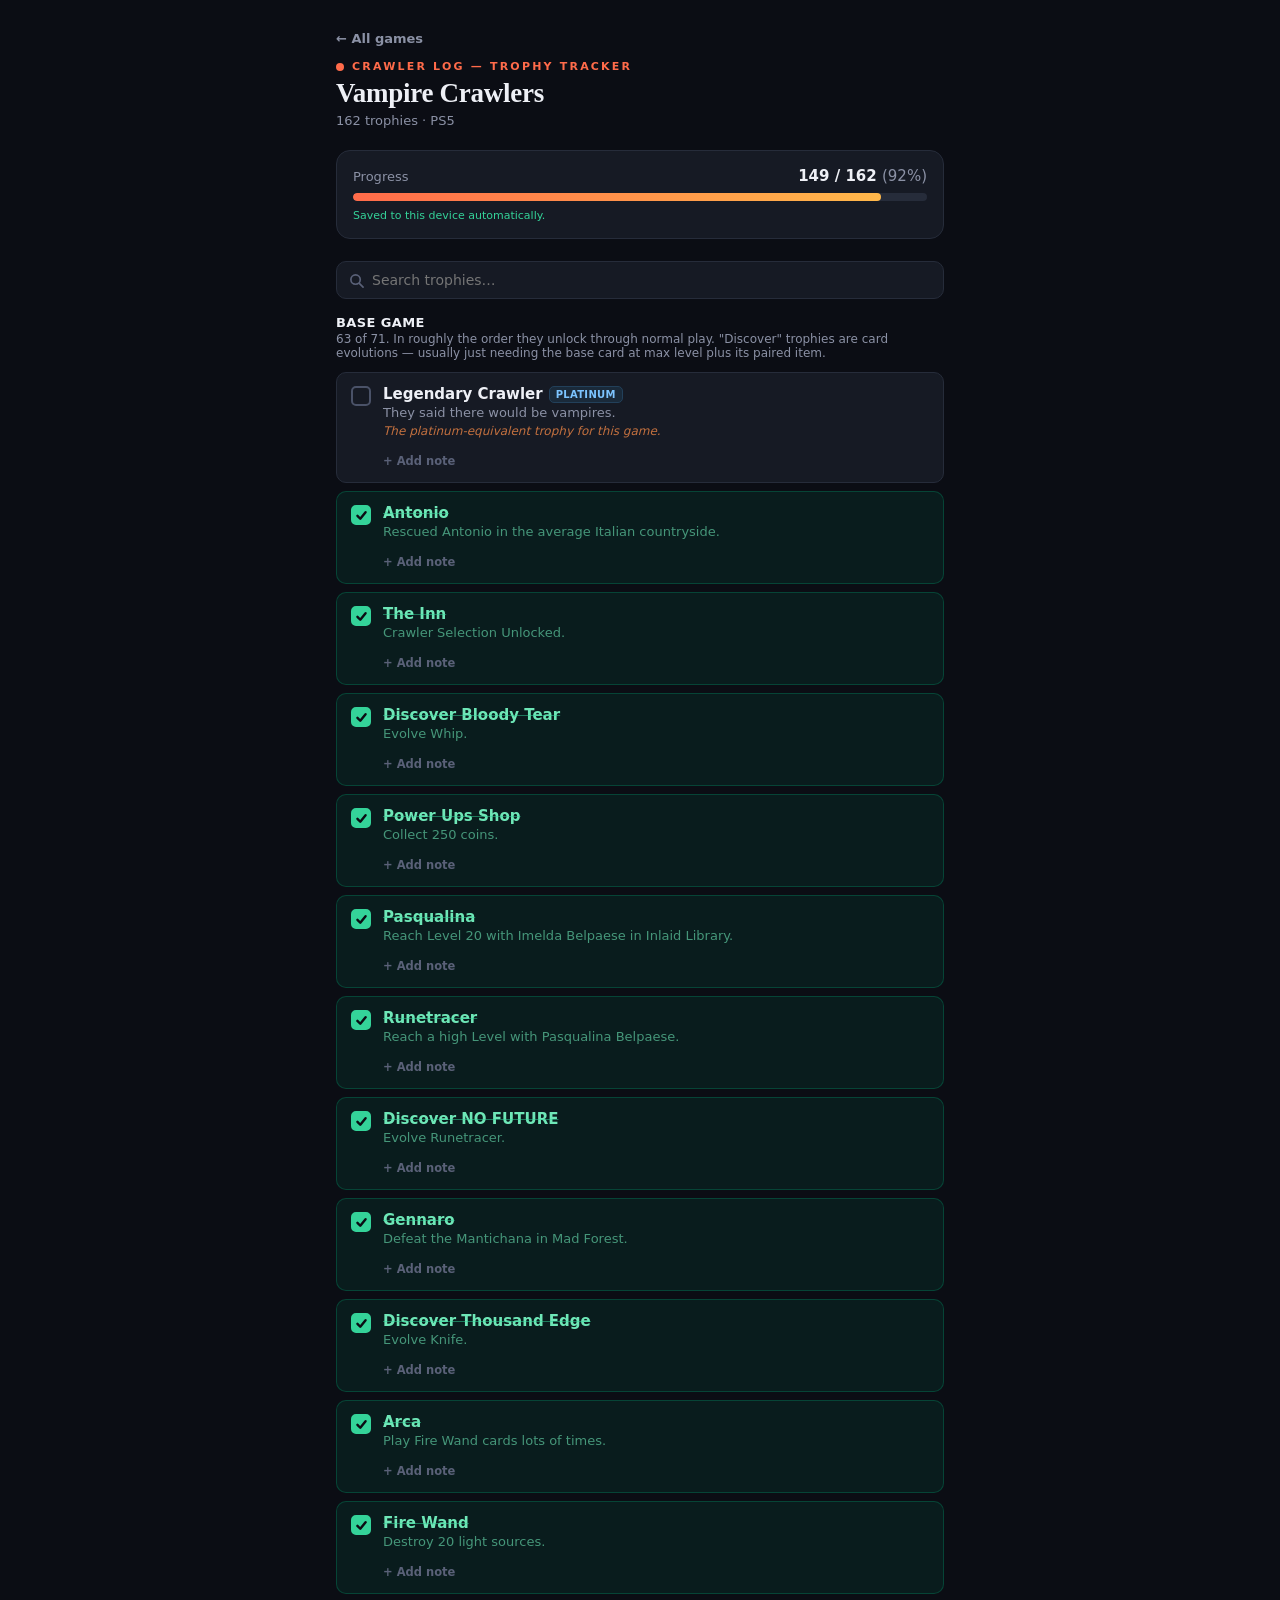
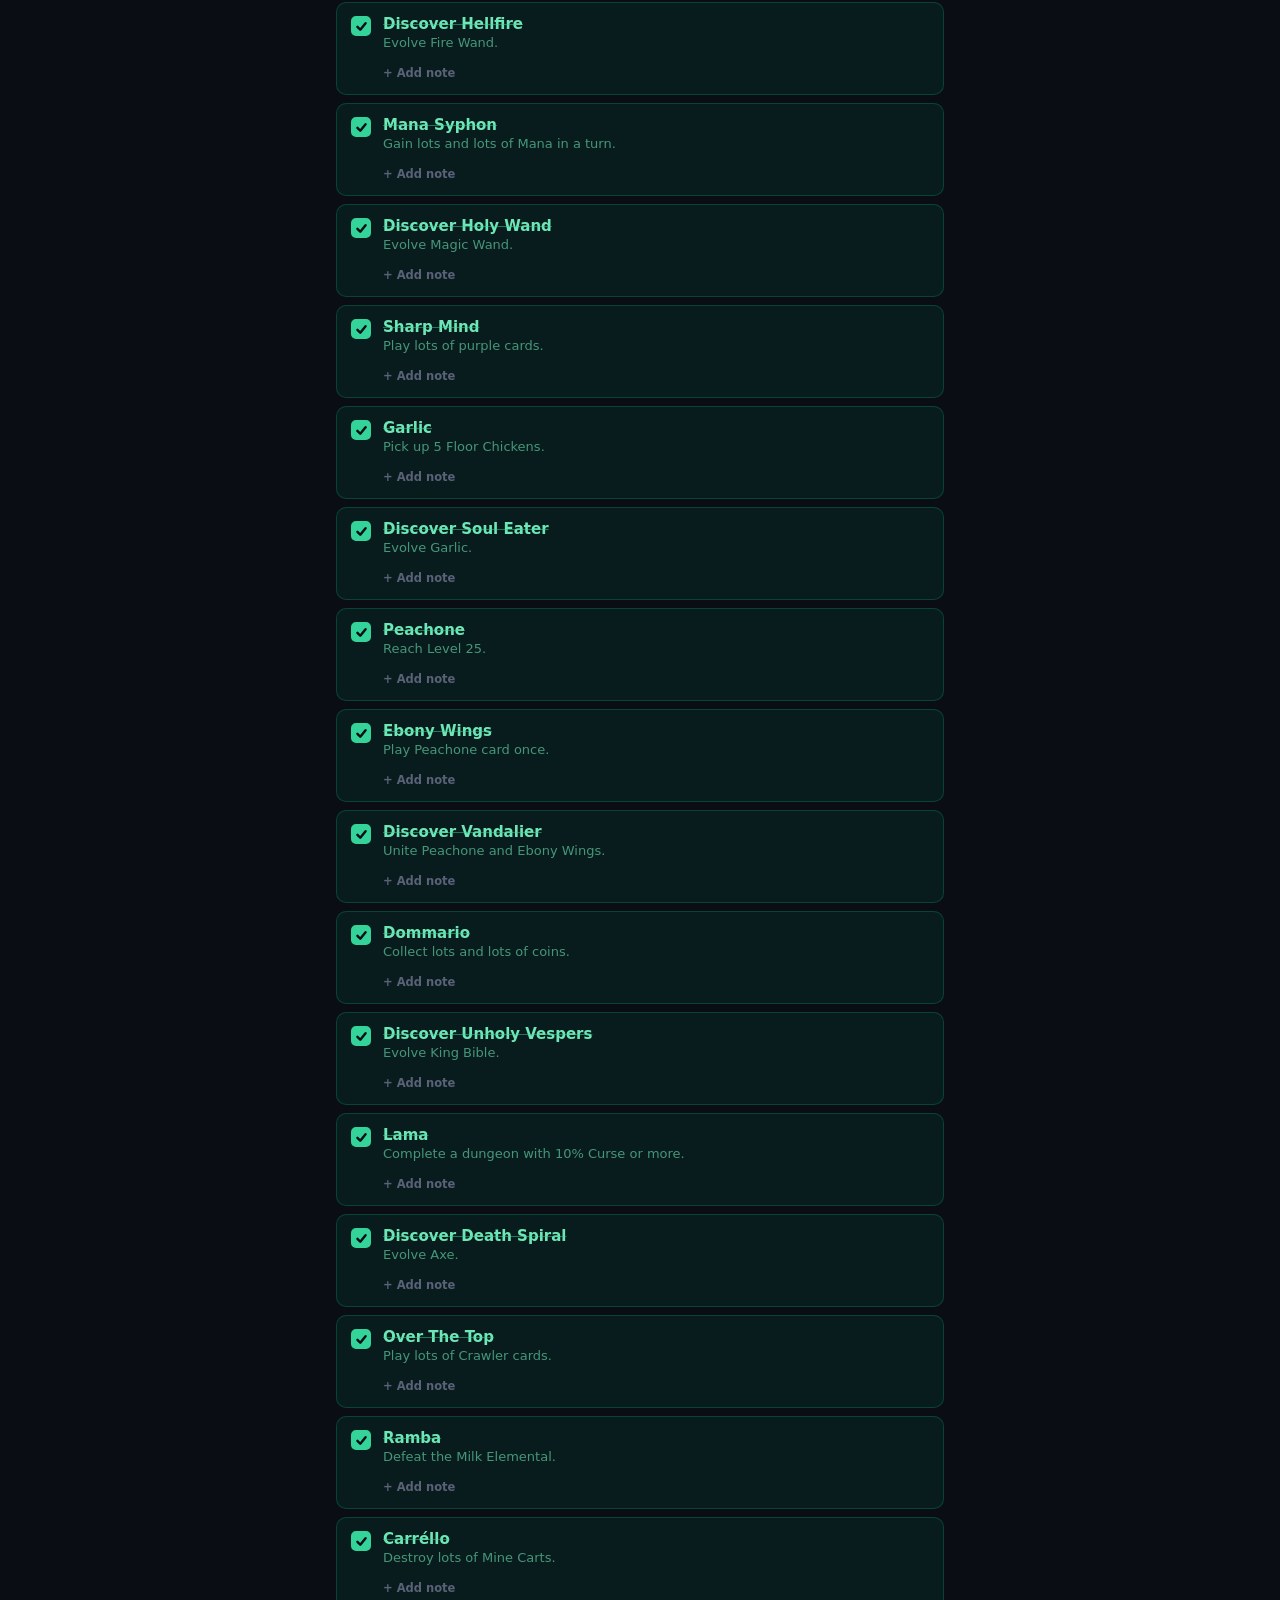
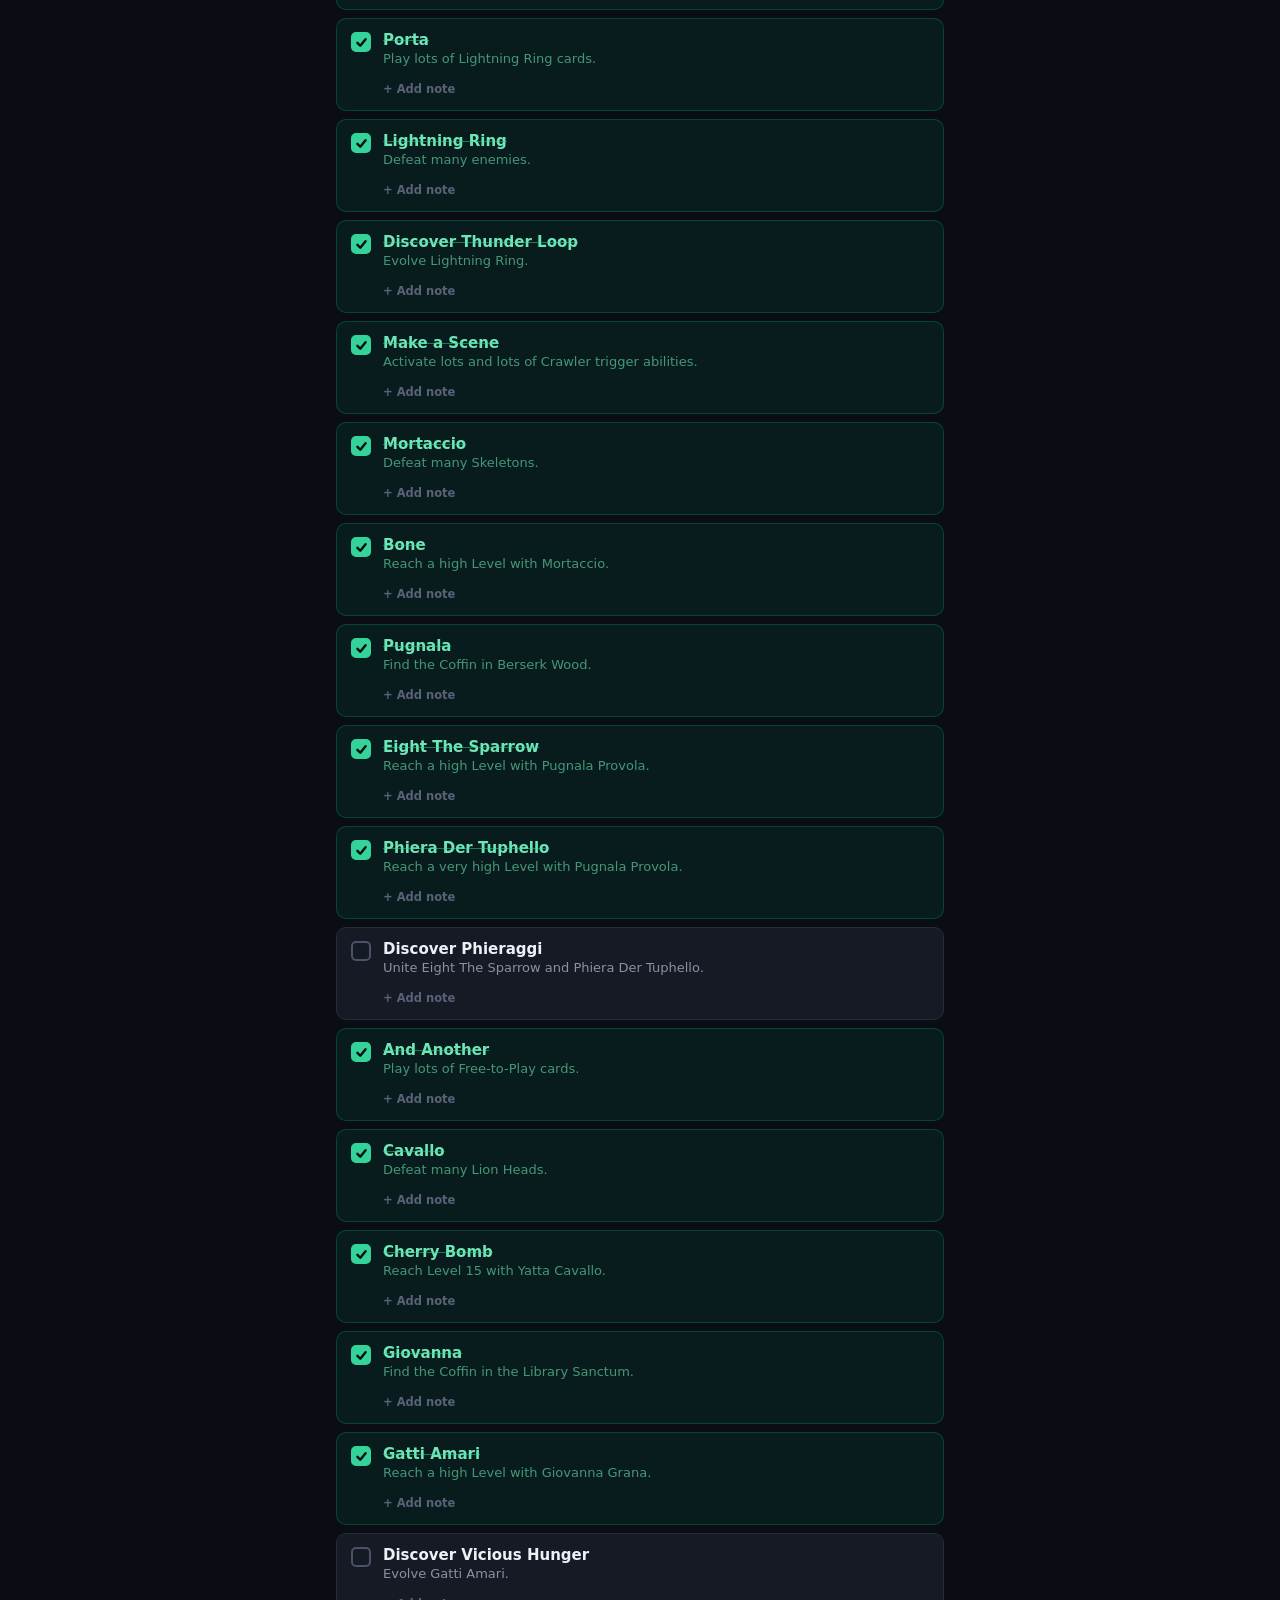
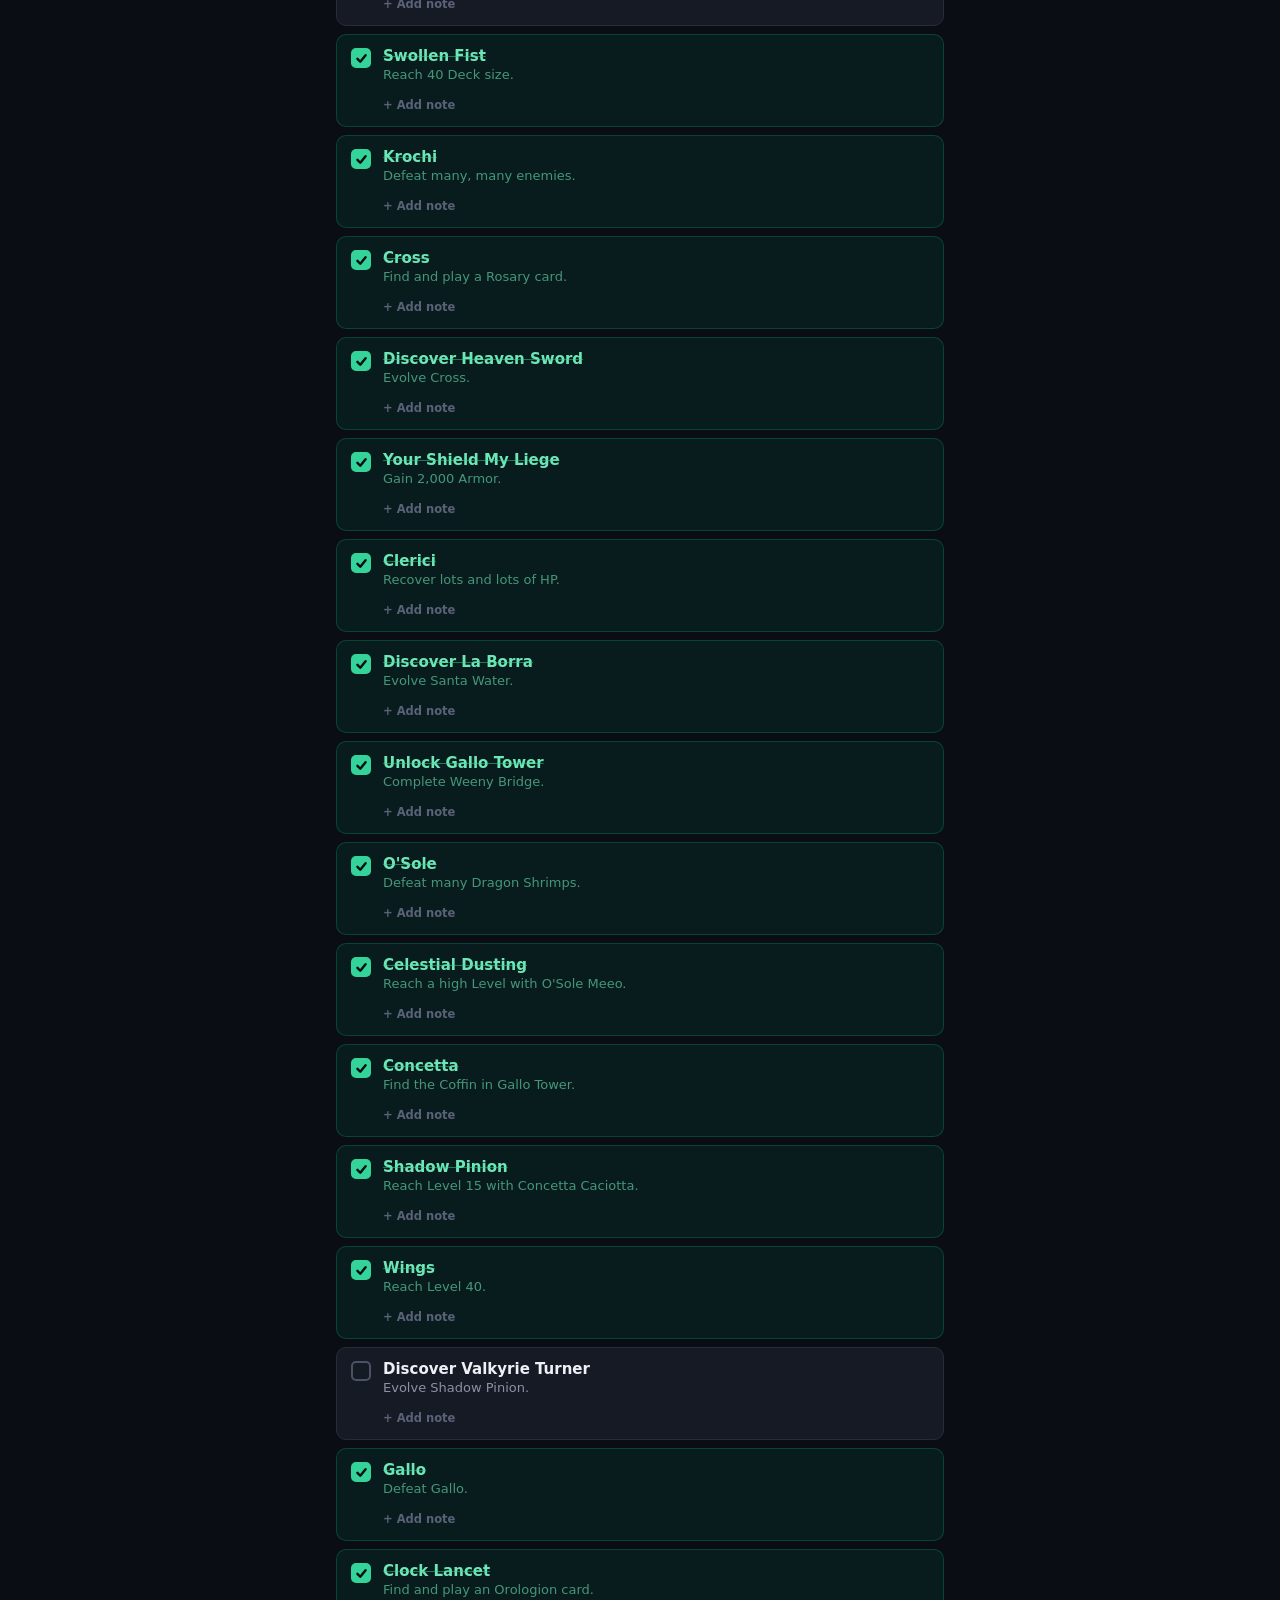
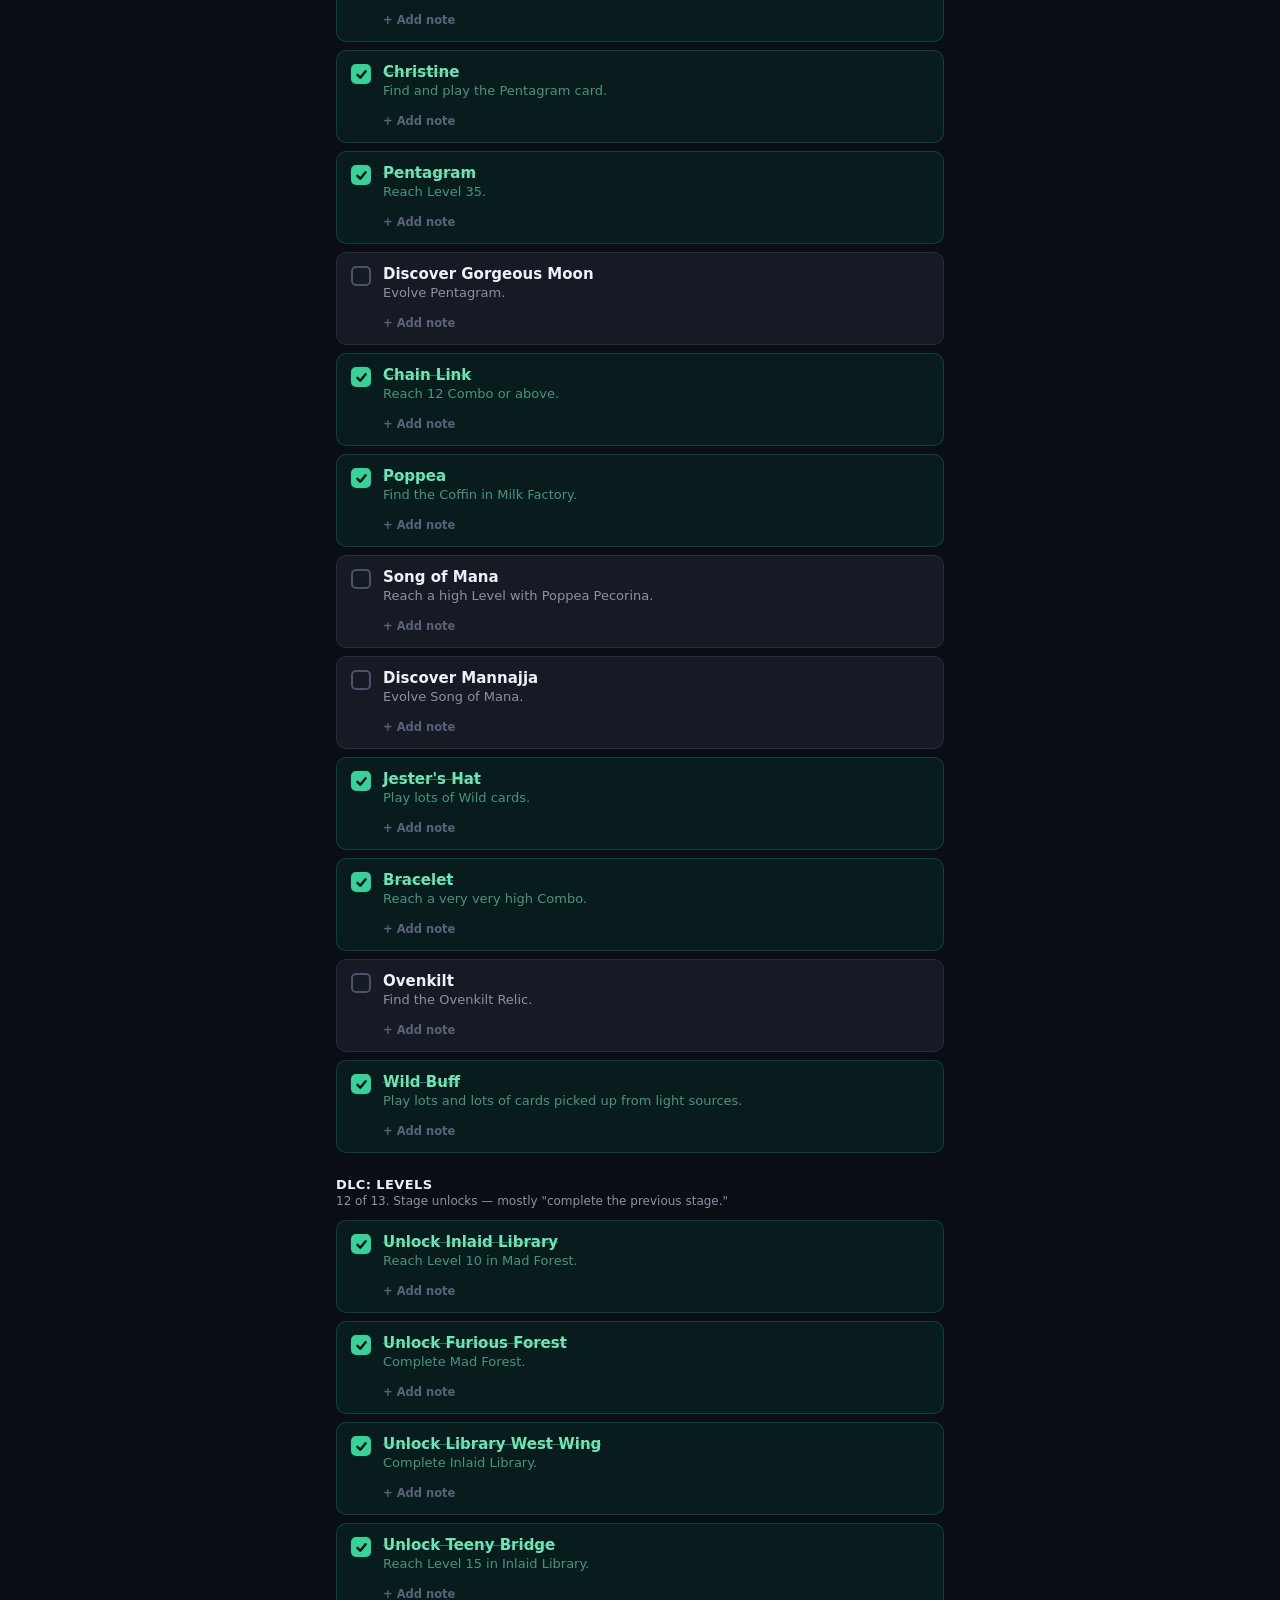
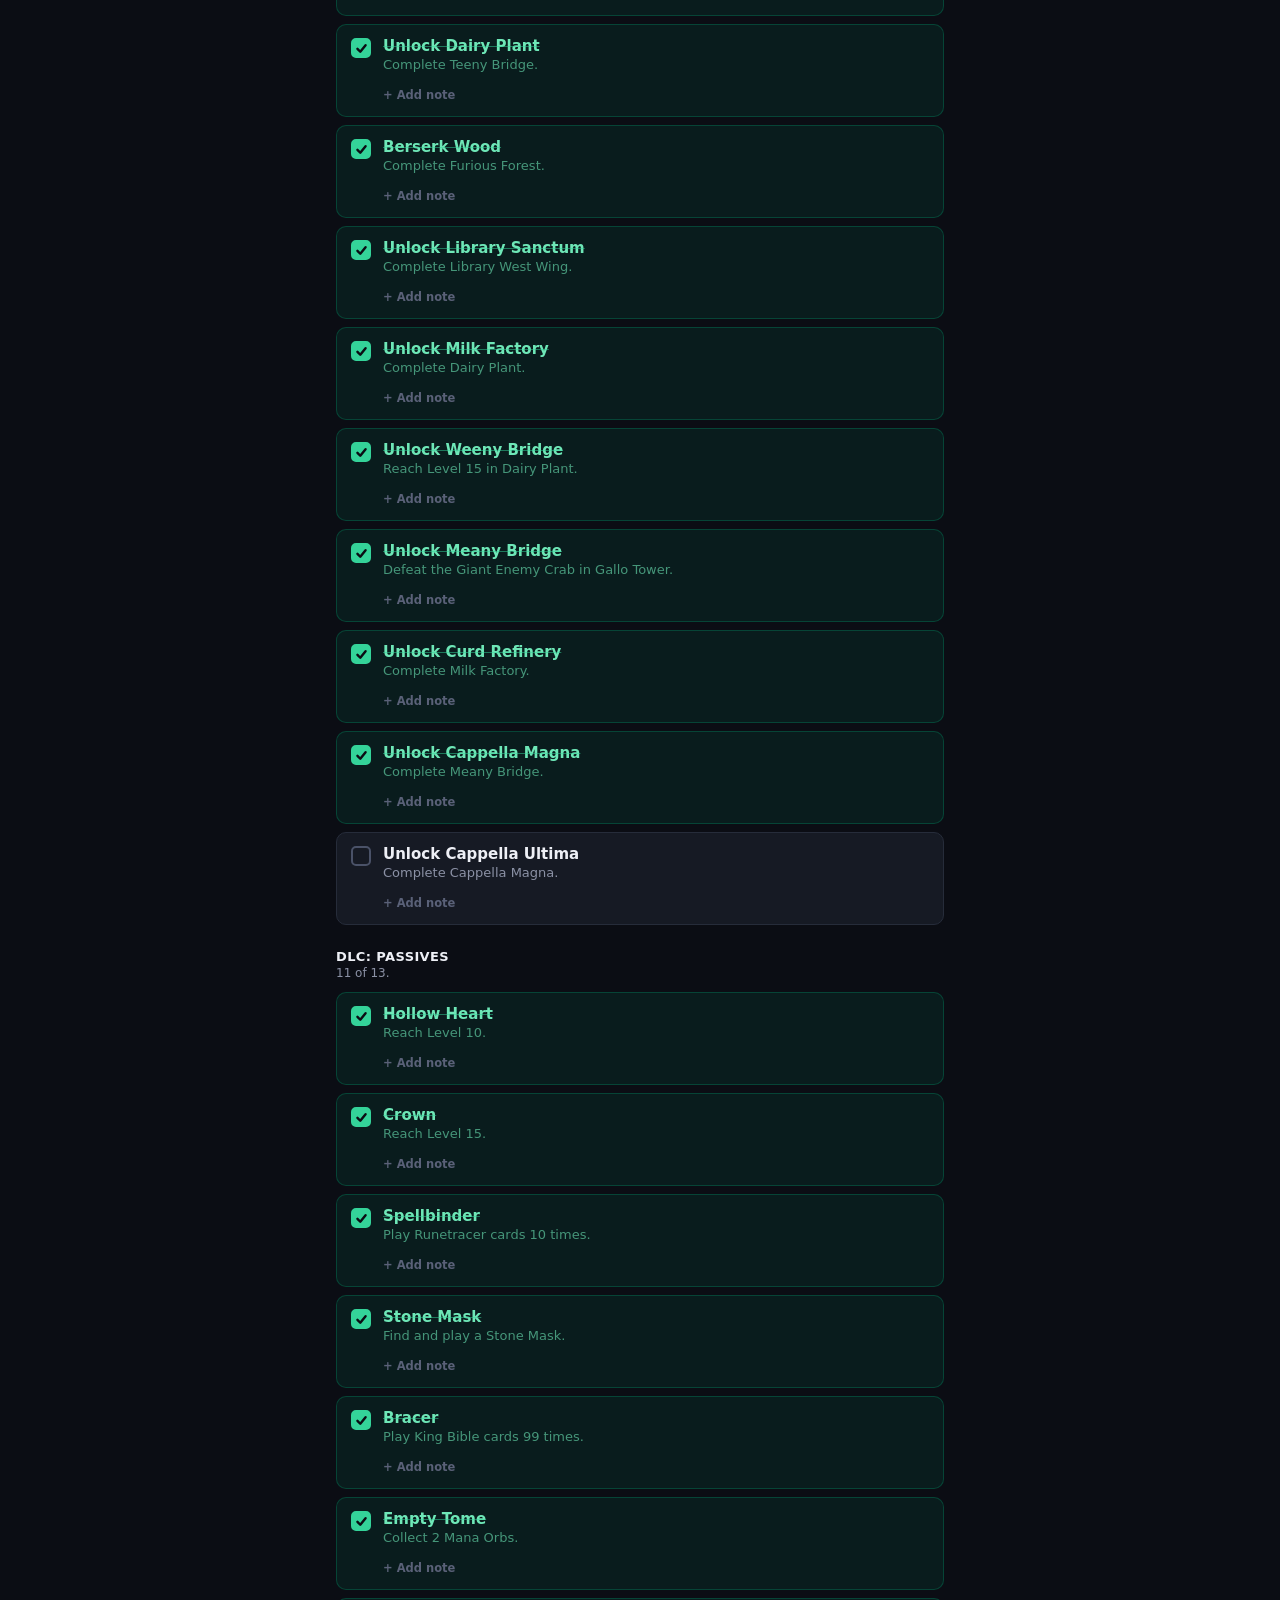
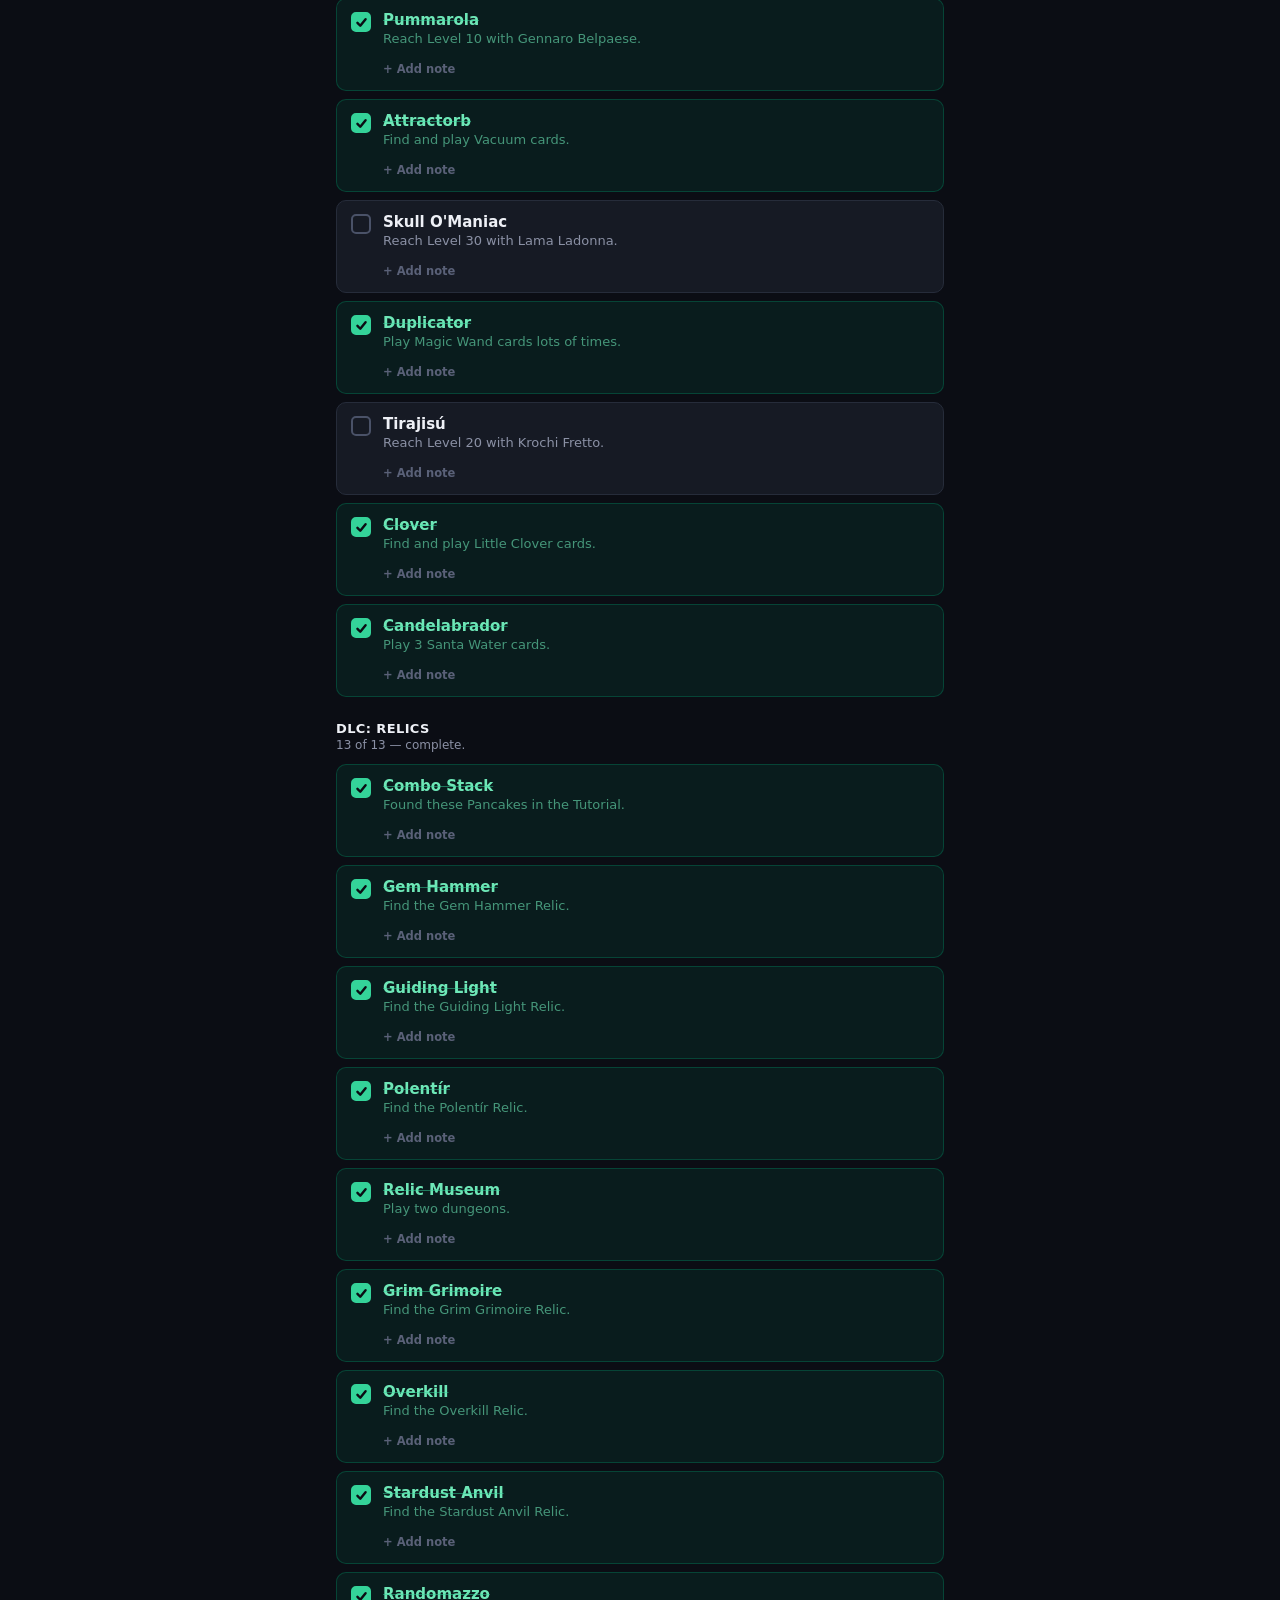
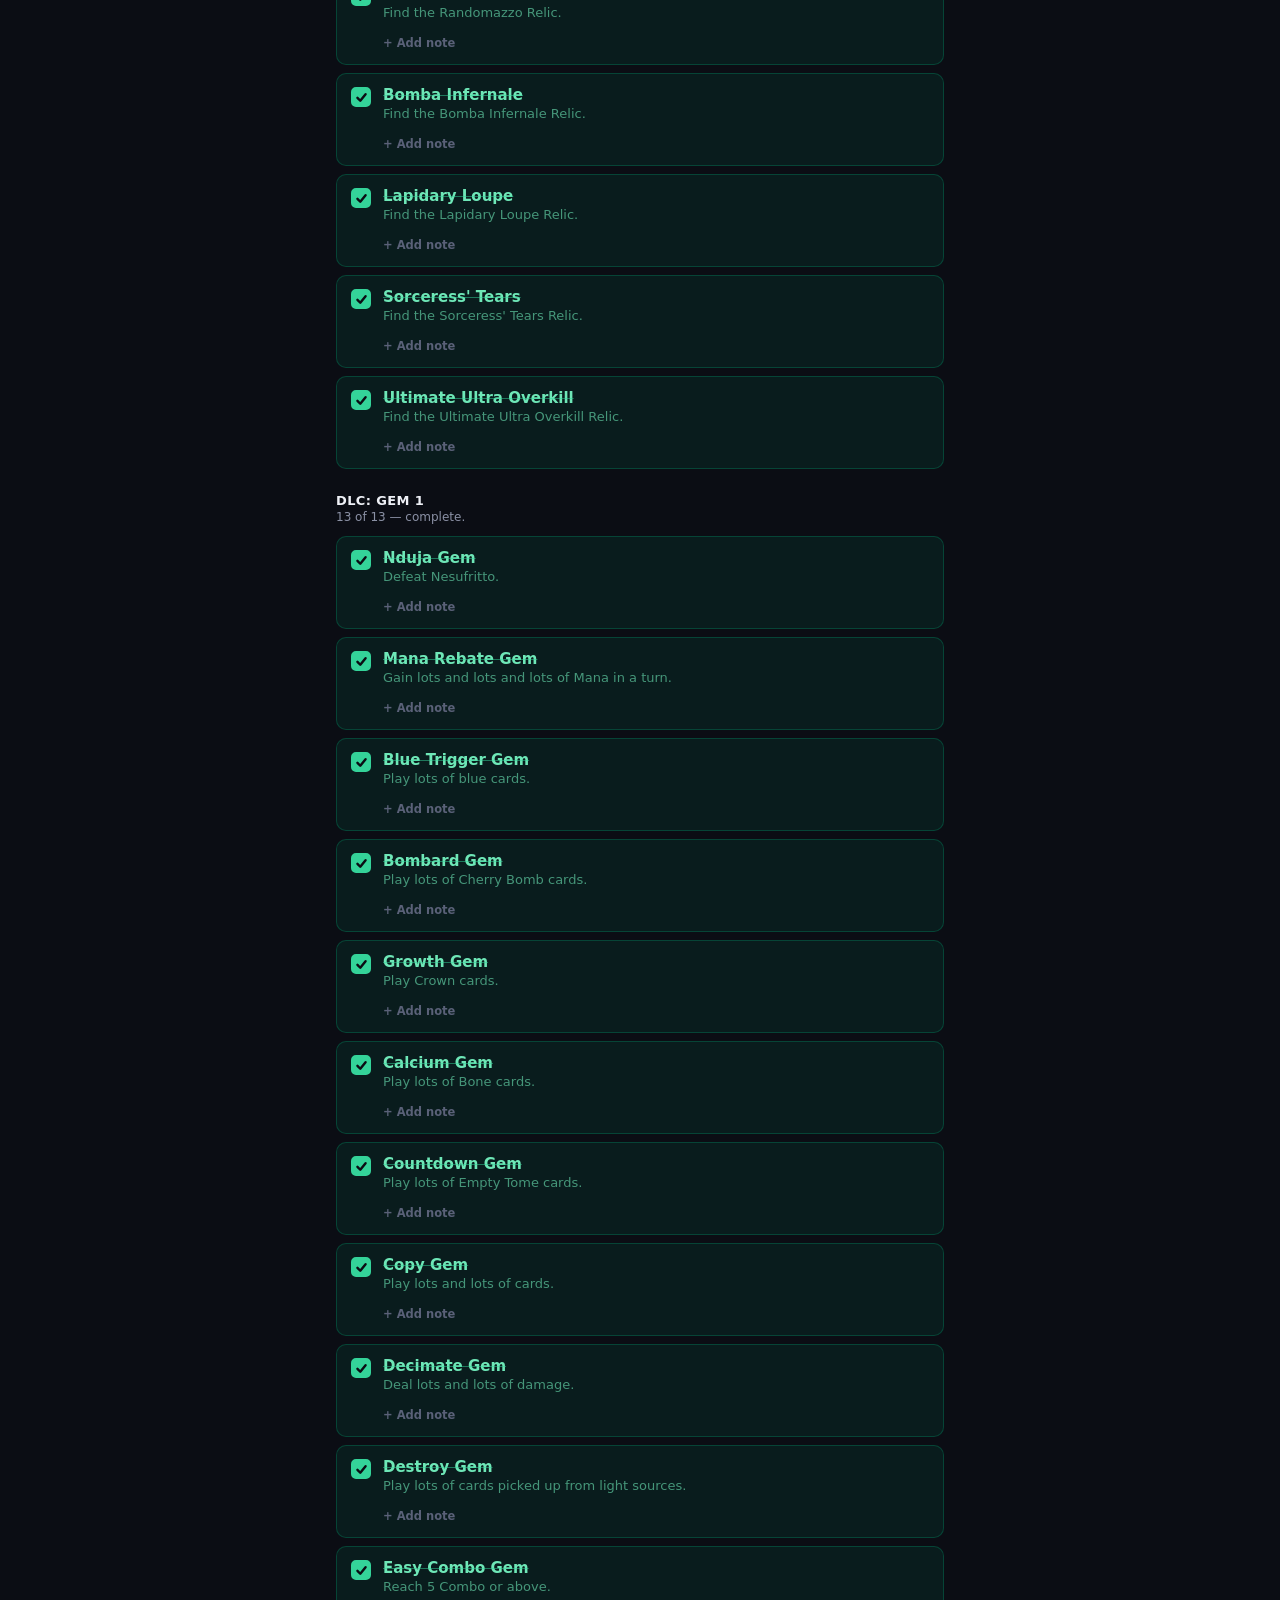
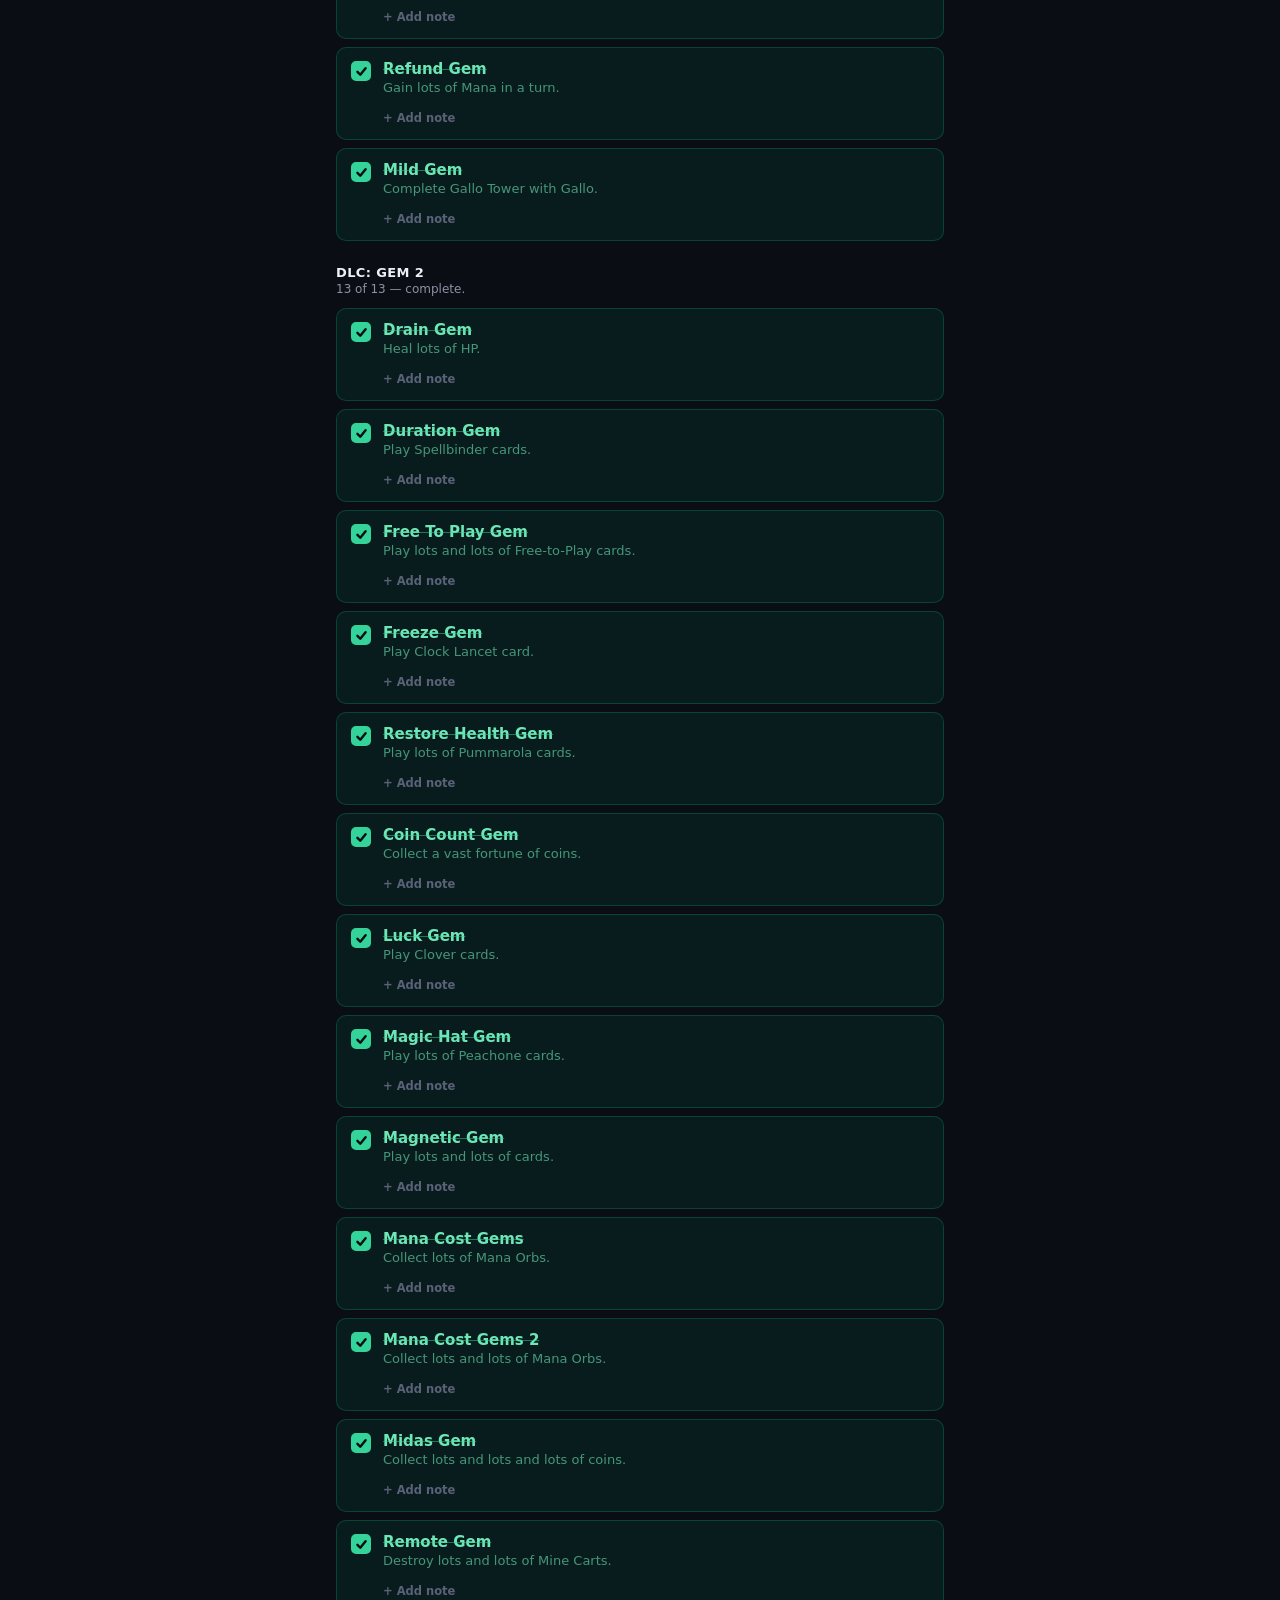
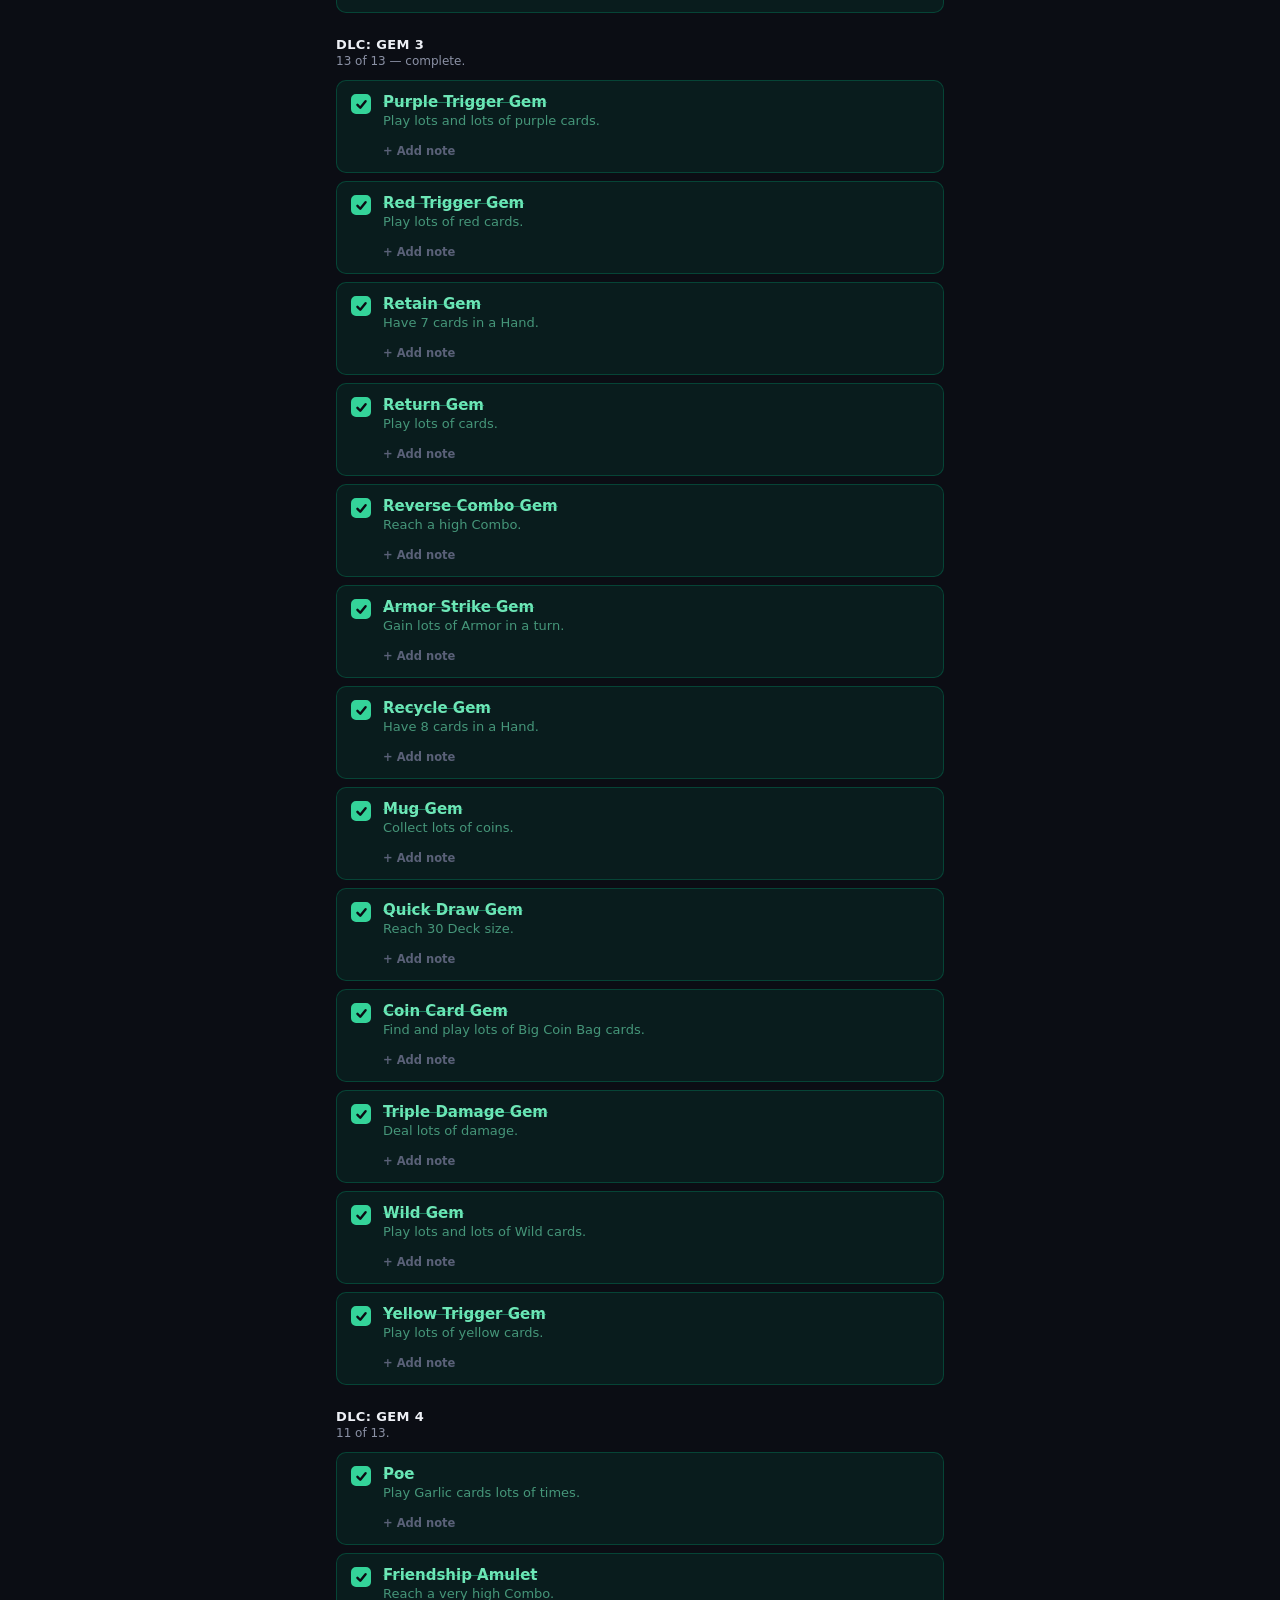
<file: vampire-crawlers.html>
<!DOCTYPE html>
<html lang="en">
<head>
<meta charset="UTF-8" />
<meta name="viewport" content="width=device-width, initial-scale=1.0, viewport-fit=cover" />
<meta name="apple-mobile-web-app-capable" content="yes" />
<title>Vampire Crawlers — Trophy Tracker</title>
<link rel="stylesheet" href="styles.css" />
</head>
<body>
<div class="wrap">
  <a class="back" href="index.html">&larr; All games</a>
  <div class="eyebrow"><span class="dot"></span>Crawler Log — Trophy Tracker</div>
  <h1 id="gameTitle"></h1>
  <p class="sub" id="gameSub"></p>

  <div class="panel">
    <div class="panel-top">
      <span class="panel-label">Progress</span>
      <span class="panel-count">
        <span id="doneCount">0</span> / <span id="totalCount">0</span>
        <em id="pctLabel">(0%)</em>
      </span>
    </div>
    <div class="track"><div class="fill" id="barFill" style="width:0%"></div></div>
    <div class="status-line" id="statusLine">Saved to this device automatically.</div>
  </div>

  <div id="sections"></div>

  <div class="backup">
    <h3>Backup / transfer to another device</h3>
    <textarea id="codeBox" rows="2" readonly placeholder="Your progress code appears here"></textarea>
    <div class="backup-actions">
      <button id="copyBtn">Copy code</button>
      <button id="loadBtn">Paste &amp; restore</button>
    </div>
    <div class="backup-msg" id="backupMsg"></div>
  </div>
</div>

<script src="tracker.js"></script>
<script>
Tracker.init({
  key: "vampire-crawlers",
  title: "Vampire Crawlers",
  subtitle: "162 trophies · PS5",

  // Earned as of 27 Jun 2026, per PSNProfiles (149 of 162 at capture time).
  earned: [
    "bg_antonio","bg_theinn","bg_bloodytear","bg_powerupsshop","bg_pasqualina","bg_runetracer",
    "bg_nofuture","bg_gennaro","bg_thousandedge","bg_arca","bg_firewand","bg_hellfire",
    "bg_manasyphon","bg_holywand","bg_sharpmind","bg_garlic","bg_souleater","bg_peachone",
    "bg_ebonywings","bg_vandalier","bg_dommario","bg_unholyvespers","bg_lama","bg_deathspiral",
    "bg_overthetop","bg_ramba","bg_carrello","bg_porta","bg_lightningring","bg_thunderloop",
    "bg_makeascene","bg_mortaccio","bg_bone","bg_pugnala","bg_eightsparrow","bg_phieraderTuphello",
    "bg_andanother","bg_cavallo","bg_cherrybomb","bg_giovanna","bg_gattiamari","bg_swollenfist",
    "bg_krochi","bg_cross","bg_heavensword","bg_yourshield","bg_clerici","bg_laborra",
    "bg_gallotower","bg_osole","bg_celestialdusting","bg_concetta","bg_shadowpinion","bg_wings",
    "bg_gallo","bg_clocklancet","bg_christine","bg_pentagram","bg_chainlink","bg_poppea",
    "bg_jestershat","bg_bracelet","bg_wildbuff",
    "lv_inlaidlibrary","lv_furiousforest","lv_librarywestwing","lv_teenybridge","lv_dairyplant",
    "lv_berserkwood","lv_librarysanctum","lv_milkfactory","lv_weenybridge","lv_meanybridge",
    "lv_curdrefinery","lv_cappellamagna",
    "ps_hollowheart","ps_crown","ps_spellbinder","ps_stonemask","ps_bracer","ps_emptytome",
    "ps_pummarola","ps_attractorb","ps_duplicator","ps_clover","ps_candelabrador",
    "rl_combostack","rl_gemhammer","rl_guidinglight","rl_polentir","rl_relicmuseum",
    "rl_grimgrimoire","rl_overkill","rl_stardustanvil","rl_randomazzo","rl_bombainfernale",
    "rl_lapidaryloupe","rl_sorceresstears","rl_ultimateultraoverkill",
    "g1_nduja","g1_manarebate","g1_bluetrigger","g1_bombard","g1_growth","g1_calcium",
    "g1_countdown","g1_copy","g1_decimate","g1_destroy","g1_easycombo","g1_refund","g1_mild",
    "g2_drain","g2_duration","g2_freetoplay","g2_freeze","g2_restorehealth","g2_cointcount",
    "g2_luck","g2_magichat","g2_magnetic","g2_manacost1","g2_manacost2","g2_midas","g2_remote",
    "g3_purpletrigger","g3_redtrigger","g3_retain","g3_return","g3_reversecombo","g3_armorstrike",
    "g3_recycle","g3_mug","g3_quickdraw","g3_coincard","g3_tripledamage","g3_wild","g3_yellowtrigger",
    "g4_poe","g4_friendshipamulet","g4_parmaegis","g4_fireproof","g4_crawlercaller","g4_yinyang",
    "g4_echo","g4_leader","g4_rainbow","g4_killcount","g4_greed"
  ],

  sections: [
    {
      title: "Base Game",
      desc: "63 of 71. In roughly the order they unlock through normal play. \"Discover\" trophies are card evolutions — usually just needing the base card at max level plus its paired item.",
      items: [
        { id: "bg_legendary", platinum: true, name: "Legendary Crawler", desc: "They said there would be vampires.",
          note: "The platinum-equivalent trophy for this game." },
        { id: "bg_antonio", name: "Antonio", desc: "Rescued Antonio in the average Italian countryside." },
        { id: "bg_theinn", name: "The Inn", desc: "Crawler Selection Unlocked." },
        { id: "bg_bloodytear", name: "Discover Bloody Tear", desc: "Evolve Whip." },
        { id: "bg_powerupsshop", name: "Power Ups Shop", desc: "Collect 250 coins." },
        { id: "bg_pasqualina", name: "Pasqualina", desc: "Reach Level 20 with Imelda Belpaese in Inlaid Library." },
        { id: "bg_runetracer", name: "Runetracer", desc: "Reach a high Level with Pasqualina Belpaese." },
        { id: "bg_nofuture", name: "Discover NO FUTURE", desc: "Evolve Runetracer." },
        { id: "bg_gennaro", name: "Gennaro", desc: "Defeat the Mantichana in Mad Forest." },
        { id: "bg_thousandedge", name: "Discover Thousand Edge", desc: "Evolve Knife." },
        { id: "bg_arca", name: "Arca", desc: "Play Fire Wand cards lots of times." },
        { id: "bg_firewand", name: "Fire Wand", desc: "Destroy 20 light sources." },
        { id: "bg_hellfire", name: "Discover Hellfire", desc: "Evolve Fire Wand." },
        { id: "bg_manasyphon", name: "Mana Syphon", desc: "Gain lots and lots of Mana in a turn." },
        { id: "bg_holywand", name: "Discover Holy Wand", desc: "Evolve Magic Wand." },
        { id: "bg_sharpmind", name: "Sharp Mind", desc: "Play lots of purple cards." },
        { id: "bg_garlic", name: "Garlic", desc: "Pick up 5 Floor Chickens." },
        { id: "bg_souleater", name: "Discover Soul Eater", desc: "Evolve Garlic." },
        { id: "bg_peachone", name: "Peachone", desc: "Reach Level 25." },
        { id: "bg_ebonywings", name: "Ebony Wings", desc: "Play Peachone card once." },
        { id: "bg_vandalier", name: "Discover Vandalier", desc: "Unite Peachone and Ebony Wings." },
        { id: "bg_dommario", name: "Dommario", desc: "Collect lots and lots of coins." },
        { id: "bg_unholyvespers", name: "Discover Unholy Vespers", desc: "Evolve King Bible." },
        { id: "bg_lama", name: "Lama", desc: "Complete a dungeon with 10% Curse or more." },
        { id: "bg_deathspiral", name: "Discover Death Spiral", desc: "Evolve Axe." },
        { id: "bg_overthetop", name: "Over The Top", desc: "Play lots of Crawler cards." },
        { id: "bg_ramba", name: "Ramba", desc: "Defeat the Milk Elemental." },
        { id: "bg_carrello", name: "Carréllo", desc: "Destroy lots of Mine Carts." },
        { id: "bg_porta", name: "Porta", desc: "Play lots of Lightning Ring cards." },
        { id: "bg_lightningring", name: "Lightning Ring", desc: "Defeat many enemies." },
        { id: "bg_thunderloop", name: "Discover Thunder Loop", desc: "Evolve Lightning Ring." },
        { id: "bg_makeascene", name: "Make a Scene", desc: "Activate lots and lots of Crawler trigger abilities." },
        { id: "bg_mortaccio", name: "Mortaccio", desc: "Defeat many Skeletons." },
        { id: "bg_bone", name: "Bone", desc: "Reach a high Level with Mortaccio." },
        { id: "bg_pugnala", name: "Pugnala", desc: "Find the Coffin in Berserk Wood." },
        { id: "bg_eightsparrow", name: "Eight The Sparrow", desc: "Reach a high Level with Pugnala Provola." },
        { id: "bg_phieraderTuphello", name: "Phiera Der Tuphello", desc: "Reach a very high Level with Pugnala Provola." },
        { id: "bg_phieraggi", name: "Discover Phieraggi", desc: "Unite Eight The Sparrow and Phiera Der Tuphello." },
        { id: "bg_andanother", name: "And Another", desc: "Play lots of Free-to-Play cards." },
        { id: "bg_cavallo", name: "Cavallo", desc: "Defeat many Lion Heads." },
        { id: "bg_cherrybomb", name: "Cherry Bomb", desc: "Reach Level 15 with Yatta Cavallo." },
        { id: "bg_giovanna", name: "Giovanna", desc: "Find the Coffin in the Library Sanctum." },
        { id: "bg_gattiamari", name: "Gatti Amari", desc: "Reach a high Level with Giovanna Grana." },
        { id: "bg_vicioushunger", name: "Discover Vicious Hunger", desc: "Evolve Gatti Amari." },
        { id: "bg_swollenfist", name: "Swollen Fist", desc: "Reach 40 Deck size." },
        { id: "bg_krochi", name: "Krochi", desc: "Defeat many, many enemies." },
        { id: "bg_cross", name: "Cross", desc: "Find and play a Rosary card." },
        { id: "bg_heavensword", name: "Discover Heaven Sword", desc: "Evolve Cross." },
        { id: "bg_yourshield", name: "Your Shield My Liege", desc: "Gain 2,000 Armor." },
        { id: "bg_clerici", name: "Clerici", desc: "Recover lots and lots of HP." },
        { id: "bg_laborra", name: "Discover La Borra", desc: "Evolve Santa Water." },
        { id: "bg_gallotower", name: "Unlock Gallo Tower", desc: "Complete Weeny Bridge." },
        { id: "bg_osole", name: "O'Sole", desc: "Defeat many Dragon Shrimps." },
        { id: "bg_celestialdusting", name: "Celestial Dusting", desc: "Reach a high Level with O'Sole Meeo." },
        { id: "bg_concetta", name: "Concetta", desc: "Find the Coffin in Gallo Tower." },
        { id: "bg_shadowpinion", name: "Shadow Pinion", desc: "Reach Level 15 with Concetta Caciotta." },
        { id: "bg_wings", name: "Wings", desc: "Reach Level 40." },
        { id: "bg_valkyrieturner", name: "Discover Valkyrie Turner", desc: "Evolve Shadow Pinion." },
        { id: "bg_gallo", name: "Gallo", desc: "Defeat Gallo." },
        { id: "bg_clocklancet", name: "Clock Lancet", desc: "Find and play an Orologion card." },
        { id: "bg_christine", name: "Christine", desc: "Find and play the Pentagram card." },
        { id: "bg_pentagram", name: "Pentagram", desc: "Reach Level 35." },
        { id: "bg_gorgeousmoon", name: "Discover Gorgeous Moon", desc: "Evolve Pentagram." },
        { id: "bg_chainlink", name: "Chain Link", desc: "Reach 12 Combo or above." },
        { id: "bg_poppea", name: "Poppea", desc: "Find the Coffin in Milk Factory." },
        { id: "bg_songofmana", name: "Song of Mana", desc: "Reach a high Level with Poppea Pecorina." },
        { id: "bg_mannajja", name: "Discover Mannajja", desc: "Evolve Song of Mana." },
        { id: "bg_jestershat", name: "Jester's Hat", desc: "Play lots of Wild cards." },
        { id: "bg_bracelet", name: "Bracelet", desc: "Reach a very very high Combo." },
        { id: "bg_ovenkilt", name: "Ovenkilt", desc: "Find the Ovenkilt Relic." },
        { id: "bg_wildbuff", name: "Wild Buff", desc: "Play lots and lots of cards picked up from light sources." }
      ]
    },
    {
      title: "DLC: Levels",
      desc: "12 of 13. Stage unlocks — mostly \"complete the previous stage.\"",
      items: [
        { id: "lv_inlaidlibrary", name: "Unlock Inlaid Library", desc: "Reach Level 10 in Mad Forest." },
        { id: "lv_furiousforest", name: "Unlock Furious Forest", desc: "Complete Mad Forest." },
        { id: "lv_librarywestwing", name: "Unlock Library West Wing", desc: "Complete Inlaid Library." },
        { id: "lv_teenybridge", name: "Unlock Teeny Bridge", desc: "Reach Level 15 in Inlaid Library." },
        { id: "lv_dairyplant", name: "Unlock Dairy Plant", desc: "Complete Teeny Bridge." },
        { id: "lv_berserkwood", name: "Berserk Wood", desc: "Complete Furious Forest." },
        { id: "lv_librarysanctum", name: "Unlock Library Sanctum", desc: "Complete Library West Wing." },
        { id: "lv_milkfactory", name: "Unlock Milk Factory", desc: "Complete Dairy Plant." },
        { id: "lv_weenybridge", name: "Unlock Weeny Bridge", desc: "Reach Level 15 in Dairy Plant." },
        { id: "lv_meanybridge", name: "Unlock Meany Bridge", desc: "Defeat the Giant Enemy Crab in Gallo Tower." },
        { id: "lv_curdrefinery", name: "Unlock Curd Refinery", desc: "Complete Milk Factory." },
        { id: "lv_cappellamagna", name: "Unlock Cappella Magna", desc: "Complete Meany Bridge." },
        { id: "lv_cappellaultima", name: "Unlock Cappella Ultima", desc: "Complete Cappella Magna." }
      ]
    },
    {
      title: "DLC: Passives",
      desc: "11 of 13.",
      items: [
        { id: "ps_hollowheart", name: "Hollow Heart", desc: "Reach Level 10." },
        { id: "ps_crown", name: "Crown", desc: "Reach Level 15." },
        { id: "ps_spellbinder", name: "Spellbinder", desc: "Play Runetracer cards 10 times." },
        { id: "ps_stonemask", name: "Stone Mask", desc: "Find and play a Stone Mask." },
        { id: "ps_bracer", name: "Bracer", desc: "Play King Bible cards 99 times." },
        { id: "ps_emptytome", name: "Empty Tome", desc: "Collect 2 Mana Orbs." },
        { id: "ps_pummarola", name: "Pummarola", desc: "Reach Level 10 with Gennaro Belpaese." },
        { id: "ps_attractorb", name: "Attractorb", desc: "Find and play Vacuum cards." },
        { id: "ps_skullomaniac", name: "Skull O'Maniac", desc: "Reach Level 30 with Lama Ladonna." },
        { id: "ps_duplicator", name: "Duplicator", desc: "Play Magic Wand cards lots of times." },
        { id: "ps_tirajisu", name: "Tirajisú", desc: "Reach Level 20 with Krochi Fretto." },
        { id: "ps_clover", name: "Clover", desc: "Find and play Little Clover cards." },
        { id: "ps_candelabrador", name: "Candelabrador", desc: "Play 3 Santa Water cards." }
      ]
    },
    {
      title: "DLC: Relics",
      desc: "13 of 13 — complete.",
      items: [
        { id: "rl_combostack", name: "Combo Stack", desc: "Found these Pancakes in the Tutorial." },
        { id: "rl_gemhammer", name: "Gem Hammer", desc: "Find the Gem Hammer Relic." },
        { id: "rl_guidinglight", name: "Guiding Light", desc: "Find the Guiding Light Relic." },
        { id: "rl_polentir", name: "Polentír", desc: "Find the Polentír Relic." },
        { id: "rl_relicmuseum", name: "Relic Museum", desc: "Play two dungeons." },
        { id: "rl_grimgrimoire", name: "Grim Grimoire", desc: "Find the Grim Grimoire Relic." },
        { id: "rl_overkill", name: "Overkill", desc: "Find the Overkill Relic." },
        { id: "rl_stardustanvil", name: "Stardust Anvil", desc: "Find the Stardust Anvil Relic." },
        { id: "rl_randomazzo", name: "Randomazzo", desc: "Find the Randomazzo Relic." },
        { id: "rl_bombainfernale", name: "Bomba Infernale", desc: "Find the Bomba Infernale Relic." },
        { id: "rl_lapidaryloupe", name: "Lapidary Loupe", desc: "Find the Lapidary Loupe Relic." },
        { id: "rl_sorceresstears", name: "Sorceress' Tears", desc: "Find the Sorceress' Tears Relic." },
        { id: "rl_ultimateultraoverkill", name: "Ultimate Ultra Overkill", desc: "Find the Ultimate Ultra Overkill Relic." }
      ]
    },
    {
      title: "DLC: Gem 1",
      desc: "13 of 13 — complete.",
      items: [
        { id: "g1_nduja", name: "Nduja Gem", desc: "Defeat Nesufritto." },
        { id: "g1_manarebate", name: "Mana Rebate Gem", desc: "Gain lots and lots and lots of Mana in a turn." },
        { id: "g1_bluetrigger", name: "Blue Trigger Gem", desc: "Play lots of blue cards." },
        { id: "g1_bombard", name: "Bombard Gem", desc: "Play lots of Cherry Bomb cards." },
        { id: "g1_growth", name: "Growth Gem", desc: "Play Crown cards." },
        { id: "g1_calcium", name: "Calcium Gem", desc: "Play lots of Bone cards." },
        { id: "g1_countdown", name: "Countdown Gem", desc: "Play lots of Empty Tome cards." },
        { id: "g1_copy", name: "Copy Gem", desc: "Play lots and lots of cards." },
        { id: "g1_decimate", name: "Decimate Gem", desc: "Deal lots and lots of damage." },
        { id: "g1_destroy", name: "Destroy Gem", desc: "Play lots of cards picked up from light sources." },
        { id: "g1_easycombo", name: "Easy Combo Gem", desc: "Reach 5 Combo or above." },
        { id: "g1_refund", name: "Refund Gem", desc: "Gain lots of Mana in a turn." },
        { id: "g1_mild", name: "Mild Gem", desc: "Complete Gallo Tower with Gallo." }
      ]
    },
    {
      title: "DLC: Gem 2",
      desc: "13 of 13 — complete.",
      items: [
        { id: "g2_drain", name: "Drain Gem", desc: "Heal lots of HP." },
        { id: "g2_duration", name: "Duration Gem", desc: "Play Spellbinder cards." },
        { id: "g2_freetoplay", name: "Free To Play Gem", desc: "Play lots and lots of Free-to-Play cards." },
        { id: "g2_freeze", name: "Freeze Gem", desc: "Play Clock Lancet card." },
        { id: "g2_restorehealth", name: "Restore Health Gem", desc: "Play lots of Pummarola cards." },
        { id: "g2_cointcount", name: "Coin Count Gem", desc: "Collect a vast fortune of coins." },
        { id: "g2_luck", name: "Luck Gem", desc: "Play Clover cards." },
        { id: "g2_magichat", name: "Magic Hat Gem", desc: "Play lots of Peachone cards." },
        { id: "g2_magnetic", name: "Magnetic Gem", desc: "Play lots and lots of cards." },
        { id: "g2_manacost1", name: "Mana Cost Gems", desc: "Collect lots of Mana Orbs." },
        { id: "g2_manacost2", name: "Mana Cost Gems 2", desc: "Collect lots and lots of Mana Orbs." },
        { id: "g2_midas", name: "Midas Gem", desc: "Collect lots and lots and lots of coins." },
        { id: "g2_remote", name: "Remote Gem", desc: "Destroy lots and lots of Mine Carts." }
      ]
    },
    {
      title: "DLC: Gem 3",
      desc: "13 of 13 — complete.",
      items: [
        { id: "g3_purpletrigger", name: "Purple Trigger Gem", desc: "Play lots and lots of purple cards." },
        { id: "g3_redtrigger", name: "Red Trigger Gem", desc: "Play lots of red cards." },
        { id: "g3_retain", name: "Retain Gem", desc: "Have 7 cards in a Hand." },
        { id: "g3_return", name: "Return Gem", desc: "Play lots of cards." },
        { id: "g3_reversecombo", name: "Reverse Combo Gem", desc: "Reach a high Combo." },
        { id: "g3_armorstrike", name: "Armor Strike Gem", desc: "Gain lots of Armor in a turn." },
        { id: "g3_recycle", name: "Recycle Gem", desc: "Have 8 cards in a Hand." },
        { id: "g3_mug", name: "Mug Gem", desc: "Collect lots of coins." },
        { id: "g3_quickdraw", name: "Quick Draw Gem", desc: "Reach 30 Deck size." },
        { id: "g3_coincard", name: "Coin Card Gem", desc: "Find and play lots of Big Coin Bag cards." },
        { id: "g3_tripledamage", name: "Triple Damage Gem", desc: "Deal lots of damage." },
        { id: "g3_wild", name: "Wild Gem", desc: "Play lots and lots of Wild cards." },
        { id: "g3_yellowtrigger", name: "Yellow Trigger Gem", desc: "Play lots of yellow cards." }
      ]
    },
    {
      title: "DLC: Gem 4",
      desc: "11 of 13.",
      items: [
        { id: "g4_poe", name: "Poe", desc: "Play Garlic cards lots of times." },
        { id: "g4_friendshipamulet", name: "Friendship Amulet", desc: "Reach a very high Combo." },
        { id: "g4_parmaegis", name: "Parm Aegis", desc: "Reach a very very high Combo." },
        { id: "g4_fireproof", name: "Fireproof Gem", desc: "Complete Curd Refinery." },
        { id: "g4_crawlercaller", name: "Crawler Caller Gem", desc: "Complete Library Sanctum." },
        { id: "g4_yinyang", name: "Yin Yang Gem", desc: "Complete Berserk Wood." },
        { id: "g4_echo", name: "Echo Gem", desc: "Play lots and lots and lots and lots of cards." },
        { id: "g4_leader", name: "Leader Gem", desc: "Deal lots and lots and lots of damage." },
        { id: "g4_rainbow", name: "Rainbow Gem", desc: "Activate lots of Crawler trigger abilities." },
        { id: "g4_killcount", name: "Kill Count Gem", desc: "Defeat many, many, many enemies." },
        { id: "g4_uncrackable", name: "Uncrackable Gem", desc: "Defeat The Trickster.",
          note: "Boss fight, not a grind — the odd one out in this pack." },
        { id: "g4_manaxdamage", name: "Mana X Damage Gem", desc: "Play lots and lots and lots of purple cards." },
        { id: "g4_greed", name: "Greed Gem", desc: "Play Stone Mask cards 10 times." }
      ]
    }
  ]
});
</script>
</body>
</html>
</file>
<file: styles.css>
/* =====================================================================
   Trophy Tracker — shared styles
   Change anything here and EVERY page updates. Colours worth knowing:
     --accent      the orange used for headers + progress bars
     --bg          page background
     --card        panel background
   ===================================================================== */

:root {
  color-scheme: dark;
  --bg: #0b0d14;
  --card: #161a24;
  --card-2: #12151f;
  --line: #262c3a;
  --line-2: #3a4258;
  --text: #eef0f6;
  --muted: #8b91a5;
  --faint: #5a6178;
  --accent: #ff6b4a;
  --accent-2: #ffb84a;
  --done: #34d399;
  --done-text: #6ee7b7;
  --gold: #ffd479;
  --warn: #c2703f;
}

* { box-sizing: border-box; }

body {
  margin: 0;
  background: var(--bg);
  color: var(--text);
  font-family: -apple-system, BlinkMacSystemFont, 'Inter', system-ui, sans-serif;
  -webkit-tap-highlight-color: transparent;
  padding-bottom: 56px;
}

.wrap { max-width: 640px; margin: 0 auto; padding: 28px 16px 8px; }

/* ---------- header ---------- */
a.back {
  display: inline-flex; align-items: center; gap: 6px;
  color: var(--muted); text-decoration: none;
  font-size: 13px; font-weight: 600; margin-bottom: 14px;
}
a.back:active { color: var(--text); }

.eyebrow {
  display: flex; align-items: center; gap: 8px;
  color: var(--accent); font-size: 11px; font-weight: 700;
  text-transform: uppercase; letter-spacing: .2em; margin-bottom: 5px;
}
.dot { width: 8px; height: 8px; border-radius: 50%; background: var(--accent); }

h1 {
  font-family: Georgia, serif; font-size: 27px;
  margin: 0 0 4px; letter-spacing: -.01em; line-height: 1.15;
}
.sub { color: var(--muted); font-size: 13px; margin: 0 0 22px; }

/* ---------- progress panel ---------- */
.panel {
  background: var(--card); border: 1px solid var(--line);
  border-radius: 14px; padding: 16px; margin-bottom: 22px;
}
.panel-top {
  display: flex; justify-content: space-between; align-items: baseline; margin-bottom: 8px;
}
.panel-label { color: var(--muted); font-size: 13px; }
.panel-count { font-size: 15px; font-weight: 700; }
.panel-count em { color: var(--muted); font-weight: 400; font-style: normal; }

.track { height: 8px; border-radius: 999px; background: var(--line); overflow: hidden; }
.fill {
  height: 100%; border-radius: 999px;
  background: linear-gradient(90deg, var(--accent), var(--accent-2));
  transition: width .4s ease;
}
.status-line { font-size: 11px; margin-top: 8px; color: var(--done); }
.status-line.bad { color: #ff8a6b; }

/* ---------- sections ---------- */
.section { margin-bottom: 24px; }
.section h2 {
  font-size: 13px; font-weight: 700; text-transform: uppercase;
  letter-spacing: .03em; margin: 0 0 2px;
}
.section .desc { color: var(--muted); font-size: 12px; margin: 0 0 12px; }
.rows { display: flex; flex-direction: column; gap: 8px; }

/* ---------- trophy rows ---------- */
.row {
  background: var(--card); border: 1px solid var(--line);
  border-radius: 10px; transition: background .15s, border-color .15s;
}
.row.checked { background: rgba(6,78,59,.25); border-color: rgba(6,95,70,.6); }

.row-head {
  display: flex; align-items: flex-start; gap: 12px;
  padding: 12px 14px; cursor: pointer; user-select: none;
}
.row.no-toggle > .row-head { cursor: default; }

.box {
  flex: none; width: 20px; height: 20px; border-radius: 5px;
  border: 2px solid #4a5268; margin-top: 1px;
  display: flex; align-items: center; justify-content: center;
}
.row.checked .box { background: var(--done); border-color: var(--done); }
.box svg { width: 13px; height: 13px; display: none; }
.row.checked .box svg { display: block; }

/* partial-progress ring instead of empty box */
.box.partial { border-color: var(--accent-2); position: relative; }
.box.partial::after {
  content: ''; position: absolute; inset: 3px;
  border-radius: 2px; background: var(--accent-2); opacity: .55;
}

.row-main { flex: 1; min-width: 0; }
.row-title-line { display: flex; align-items: center; gap: 6px; flex-wrap: wrap; }
.row-title { font-weight: 600; font-size: 15px; }
.row.checked .row-title {
  color: var(--done-text); text-decoration: line-through;
  text-decoration-color: rgba(52,211,153,.5);
}
.row-sub { font-size: 13px; color: var(--muted); margin-top: 2px; }
.row.checked .row-sub { color: rgba(110,231,183,.6); }
.row-note { font-size: 12px; color: var(--warn); font-style: italic; margin-top: 4px; }

.badge {
  font-size: 10px; font-weight: 700; text-transform: uppercase;
  letter-spacing: .03em; padding: 2px 6px; border-radius: 5px; flex: none;
}
.badge.chapter { background: #2a2410; color: #ffcf5c; border: 1px solid #4a3f16; }
.badge.caution { background: #3a1414; color: #ff8a6b; border: 1px solid #5a2020; }
.badge.plat    { background: #1a2a3a; color: #7cc4ff; border: 1px solid #22405a; }
.badge.count   { background: #1c2130; color: var(--accent-2); border: 1px solid #3a3320; }

/* ---------- counter (partial progress) ---------- */
.counter { padding: 0 14px 12px 46px; }
.counter-track {
  height: 5px; border-radius: 999px; background: var(--line);
  overflow: hidden; margin-bottom: 8px;
}
.counter-fill {
  height: 100%; border-radius: 999px;
  background: linear-gradient(90deg, var(--accent), var(--accent-2));
  transition: width .3s ease;
}
.counter-controls { display: flex; align-items: center; gap: 8px; }
.counter-controls button {
  width: 34px; height: 32px; font-size: 16px; font-weight: 700;
  border-radius: 8px; border: 1px solid var(--line-2);
  background: #1c2130; color: var(--text); cursor: pointer; flex: none;
  line-height: 1;
}
.counter-controls button:active { background: var(--line); }
.counter-controls input {
  width: 74px; text-align: center; font-size: 14px; font-weight: 600;
  background: var(--bg); border: 1px solid var(--line);
  border-radius: 8px; color: var(--text); padding: 7px 4px;
  font-family: inherit;
}
.counter-of { font-size: 13px; color: var(--muted); }
.counter-step {
  margin-left: auto; font-size: 11px; color: var(--faint);
}

/* ---------- sublists ---------- */
.sub-toggle {
  flex: none; width: 26px; height: 26px; margin-top: -2px;
  display: flex; align-items: center; justify-content: center;
  color: var(--muted); font-size: 11px; border-radius: 6px;
}
.sub-toggle svg { width: 11px; height: 11px; transition: transform .2s; }
.row.open .sub-toggle svg { transform: rotate(90deg); }

.children {
  display: none; padding: 0 14px 12px 46px;
  flex-direction: column; gap: 2px;
}
.row.open .children { display: flex; }

.child {
  display: flex; align-items: flex-start; gap: 10px;
  padding: 7px 8px; border-radius: 7px; cursor: pointer; user-select: none;
}
.child:active { background: rgba(255,255,255,.03); }
.child-box {
  flex: none; width: 16px; height: 16px; border-radius: 4px;
  border: 2px solid #4a5268; margin-top: 1px;
  display: flex; align-items: center; justify-content: center;
}
.child.checked .child-box { background: var(--done); border-color: var(--done); }
.child-box svg { width: 10px; height: 10px; display: none; }
.child.checked .child-box svg { display: block; }
.child-text { font-size: 13.5px; line-height: 1.35; }
.child.checked .child-text {
  color: var(--done-text); text-decoration: line-through;
  text-decoration-color: rgba(52,211,153,.45);
}
.child-note { display: block; font-size: 11.5px; color: var(--faint); margin-top: 1px; }

.child-group-label {
  font-size: 10.5px; font-weight: 700; text-transform: uppercase;
  letter-spacing: .07em; color: var(--faint);
  margin: 10px 0 2px 8px;
}
.child-group-label:first-child { margin-top: 2px; }

/* collapsible sub-category inside a sublist */
.subgroup {
  display: flex; align-items: center; gap: 8px;
  padding: 8px 10px; margin-top: 4px;
  background: #12151f; border: 1px solid var(--line);
  border-radius: 8px; cursor: pointer; user-select: none;
}
.subgroup:active { background: #1a1f2c; }
.subgroup.full { border-color: rgba(6,95,70,.5); background: rgba(6,78,59,.18); }
.subgroup-caret {
  flex: none; width: 14px; display: flex; align-items: center;
  color: var(--muted);
}
.subgroup-caret svg { width: 10px; height: 10px; transition: transform .2s; }
.subgroup.open .subgroup-caret svg { transform: rotate(90deg); }
.subgroup-name {
  flex: 1; font-size: 13px; font-weight: 600; letter-spacing: .01em;
}
.subgroup.full .subgroup-name { color: var(--done-text); }
.subgroup-count {
  flex: none; font-size: 11px; font-weight: 700;
  color: var(--muted); font-variant-numeric: tabular-nums;
}
.subgroup.full .subgroup-count { color: var(--done); }
.subgroup-items {
  display: flex; flex-direction: column; gap: 1px;
  padding: 4px 0 6px 10px;
  border-left: 2px solid var(--line); margin-left: 12px;
}

/* ---------- backup ---------- */
.backup {
  background: var(--card-2); border: 1px dashed #303748;
  border-radius: 12px; padding: 14px; margin-top: 8px;
}
.backup h3 {
  font-size: 12px; text-transform: uppercase; letter-spacing: .03em;
  color: var(--muted); margin: 0 0 8px;
}
.backup textarea {
  width: 100%; background: var(--bg); border: 1px solid var(--line);
  border-radius: 8px; color: var(--text); font-size: 12px;
  padding: 8px; font-family: ui-monospace, monospace; resize: none;
}
.backup-actions { display: flex; gap: 8px; margin-top: 8px; flex-wrap: wrap; }
.backup-actions button {
  font-family: inherit; font-size: 12px; font-weight: 600;
  border-radius: 8px; border: 1px solid var(--line-2);
  background: #1c2130; color: var(--text); padding: 8px 12px; cursor: pointer;
}
.backup-actions button:active { background: var(--line); }
.backup-msg { font-size: 11px; color: var(--done); margin-top: 6px; min-height: 14px; }

/* ---------- controls bar: search + expand/collapse all ---------- */
.controls-bar {
  display: flex; gap: 8px; margin-bottom: 16px; flex-wrap: wrap;
}
.search-wrap {
  flex: 1; min-width: 160px; display: flex; align-items: center; gap: 8px;
  background: var(--card); border: 1px solid var(--line);
  border-radius: 10px; padding: 0 12px;
}
.search-icon { flex: none; width: 15px; height: 15px; color: var(--faint); display: flex; }
.search-icon svg { width: 100%; height: 100%; }
.search-input {
  flex: 1; border: none; background: transparent; color: var(--text);
  font-size: 14px; padding: 10px 0; font-family: inherit; min-width: 0;
}
.search-input:focus { outline: none; }
.search-input::-webkit-search-cancel-button { filter: invert(0.6); }
.collapse-controls { display: flex; gap: 6px; flex: none; }
.collapse-btn {
  font-family: inherit; font-size: 12px; font-weight: 600;
  border-radius: 10px; border: 1px solid var(--line-2);
  background: var(--card); color: var(--muted); padding: 0 12px; cursor: pointer;
  white-space: nowrap;
}
.collapse-btn:active { background: var(--line); color: var(--text); }
.empty {
  text-align: center; color: var(--faint); font-size: 13px;
  padding: 32px 16px;
}

/* ---------- per-trophy notes ---------- */
.note-block { padding: 0 14px 12px 46px; }
.note-toggle {
  font-family: inherit; font-size: 11.5px; font-weight: 600;
  color: var(--faint); background: none; border: none; padding: 2px 0;
  cursor: pointer;
}
.note-toggle.has-note { color: var(--accent-2); }
.note-toggle:active { color: var(--text); }
.note-area { margin-top: 6px; }
.note-input {
  width: 100%; background: var(--card-2); border: 1px solid var(--line);
  border-radius: 8px; color: var(--text); font-size: 13px;
  padding: 8px; font-family: inherit; resize: vertical;
}
.note-preview {
  margin-top: 4px; font-size: 12.5px; color: var(--muted);
  background: var(--card-2); border-left: 2px solid var(--accent-2);
  padding: 6px 8px; border-radius: 0 6px 6px 0; white-space: pre-wrap;
}

/* ---------- 100% completion celebration ---------- */
.celebrate-overlay {
  position: fixed; inset: 0; pointer-events: none; z-index: 9999; overflow: hidden;
}
.confetti-piece {
  position: absolute; top: -12px; width: 8px; height: 14px; opacity: 0.9;
  border-radius: 2px;
  animation-name: confetti-fall;
  animation-timing-function: cubic-bezier(0.4, 0.0, 0.6, 1);
  animation-fill-mode: forwards;
}
@keyframes confetti-fall {
  to { transform: translateY(110vh) rotate(560deg); opacity: 0; }
}
.celebrate-banner {
  position: fixed; left: 50%; top: 16%; transform: translateX(-50%) scale(1);
  background: rgba(11, 13, 20, 0.92); border: 1px solid rgba(255, 212, 121, 0.5);
  color: var(--gold); font-weight: 800; font-size: 15px;
  padding: 11px 20px; border-radius: 999px; white-space: nowrap;
  box-shadow: 0 10px 28px rgba(0, 0, 0, 0.45);
  animation: celebrate-pop 0.45s cubic-bezier(0.2, 0.8, 0.3, 1.3);
}
@keyframes celebrate-pop {
  from { opacity: 0; transform: translateX(-50%) scale(0.8); }
  to   { opacity: 1; transform: translateX(-50%) scale(1); }
}

/* ---------- hub: currently grinding widget ---------- */
a.grinding-link {
  display: block; text-decoration: none; color: var(--text);
  background: var(--card); border: 1px solid var(--line);
  border-radius: 14px; padding: 14px 16px; margin-bottom: 22px;
}
a.grinding-link:active { border-color: var(--line-2); }
.grinding-eyebrow {
  font-size: 10.5px; font-weight: 700; text-transform: uppercase;
  letter-spacing: .08em; color: var(--accent-2); margin-bottom: 4px;
}
.grinding-main { font-size: 14.5px; font-weight: 600; }
.grinding-game { font-size: 12px; color: var(--muted); margin-top: 2px; }
.grinding-track { height: 6px; border-radius: 999px; background: var(--line); overflow: hidden; margin-top: 10px; }
.grinding-fill { height: 100%; border-radius: 999px; background: linear-gradient(90deg, var(--accent), var(--accent-2)); }

/* ---------- hub: recent activity panel ---------- */
.activity-panel {
  background: var(--card); border: 1px solid var(--line);
  border-radius: 14px; padding: 4px 16px; margin-bottom: 22px;
}
.activity-item {
  display: flex; align-items: baseline; gap: 8px;
  padding: 10px 0; border-bottom: 1px solid var(--line);
  font-size: 13px;
}
.activity-item:last-child { border-bottom: none; }
.activity-trophy { color: var(--text); font-weight: 600; flex: 1; min-width: 0;
  overflow: hidden; text-overflow: ellipsis; white-space: nowrap; }
.activity-game { color: var(--muted); font-size: 11.5px; flex: none; }
.activity-time { color: var(--faint); font-size: 11px; flex: none; }

/* ---------- hub: link to trophy cabinet ---------- */
a.cabinet-link {
  display: flex; align-items: center; justify-content: space-between;
  background: linear-gradient(135deg, rgba(255,107,74,0.12), rgba(255,184,74,0.06));
  border: 1px solid rgba(255,107,74,0.35);
  border-radius: 14px; padding: 16px; margin-bottom: 22px;
  text-decoration: none; color: var(--text);
}
a.cabinet-link:active { border-color: var(--accent); }
.cabinet-link-title { font-weight: 700; font-size: 15px; }
.cabinet-link-sub { font-size: 12px; color: var(--muted); margin-top: 2px; }
.cabinet-link-arrow { color: var(--accent); font-size: 20px; flex: none; }

/* ---------- hub ---------- */
.section-label {
  font-size: 12px; font-weight: 700; text-transform: uppercase;
  letter-spacing: .08em; color: var(--faint); margin: 0 0 12px;
}
.games { display: flex; flex-direction: column; gap: 12px; }
a.game {
  display: block; text-decoration: none; color: inherit;
  background: var(--card); border: 1px solid var(--line);
  border-radius: 14px; padding: 16px;
  transition: border-color .15s, background .15s;
}
a.game:active { background: #1c2130; border-color: var(--line-2); }
.game-top { display: flex; align-items: flex-start; gap: 12px; margin-bottom: 12px; }
.thumb {
  flex: none; width: 44px; height: 44px; border-radius: 10px;
  display: flex; align-items: center; justify-content: center;
  font-family: Georgia, serif; font-size: 19px; font-weight: 700;
  color: var(--bg); overflow: hidden;
}
.thumb img { width: 100%; height: 100%; object-fit: cover; }
.thumb.emoji { font-size: 23px; }
.game-meta { flex: 1; min-width: 0; }
.game-title {
  font-weight: 700; font-size: 16px; margin-bottom: 2px;
  white-space: nowrap; overflow: hidden; text-overflow: ellipsis;
}
.game-sub { font-size: 12px; color: var(--muted); }
.game-pct { flex: none; font-size: 15px; font-weight: 700; padding-top: 2px; }
.game-pct.complete { color: var(--gold); }
.game-track { height: 6px; border-radius: 999px; background: var(--line); overflow: hidden; }
.game-fill { height: 100%; border-radius: 999px; transition: width .4s ease; }

.empty {
  border: 1px dashed #303748; border-radius: 12px;
  padding: 18px; text-align: center; color: var(--faint); font-size: 13px;
}
footer { margin-top: 26px; font-size: 11px; color: #414859; line-height: 1.6; }

/* ---------- trophy cabinet ---------- */
.cabinet-grid {
  display: grid; grid-template-columns: repeat(2, 1fr); gap: 14px;
}
.cabinet-card {
  position: relative; border-radius: 16px; overflow: hidden;
  aspect-ratio: 3 / 4; border: 1px solid var(--line); background: var(--card);
}
.cabinet-card.done {
  border-color: rgba(255, 212, 121, 0.5);
  box-shadow: 0 0 0 1px rgba(255, 212, 121, 0.15), 0 8px 24px rgba(255, 184, 74, 0.12);
}
.cabinet-cover {
  position: absolute; inset: 0; width: 100%; height: 100%; object-fit: cover;
}
.cabinet-cover-fallback {
  position: absolute; inset: 0; display: flex; align-items: center; justify-content: center;
  font-family: Georgia, serif; font-size: 30px; font-weight: 700; color: rgba(255,255,255,0.85);
}
.cabinet-card.locked .cabinet-cover,
.cabinet-card.locked .cabinet-cover-fallback {
  filter: grayscale(1) brightness(0.35);
}
.cabinet-shine {
  position: absolute; inset: 0;
  background: linear-gradient(155deg, rgba(255,255,255,0.10) 0%, transparent 30%);
  pointer-events: none;
}
.cabinet-info {
  position: absolute; left: 0; right: 0; bottom: 0;
  padding: 10px 10px 9px; background: linear-gradient(0deg, rgba(0,0,0,0.88) 10%, transparent 100%);
}
.cabinet-title {
  font-size: 12.5px; font-weight: 700; color: #fff; line-height: 1.25;
  display: -webkit-box; -webkit-line-clamp: 2; -webkit-box-orient: vertical; overflow: hidden;
}
.cabinet-sub { font-size: 10.5px; color: rgba(255,255,255,0.65); margin-top: 2px; }
.cabinet-ribbon {
  position: absolute; top: 8px; right: 8px;
  background: linear-gradient(135deg, #ffd479, #ffb84a);
  color: #2a1a05; font-size: 9.5px; font-weight: 800; letter-spacing: .04em;
  text-transform: uppercase; padding: 3px 7px; border-radius: 999px;
  box-shadow: 0 2px 6px rgba(0,0,0,0.35);
}
.cabinet-pct {
  position: absolute; top: 8px; right: 8px;
  background: rgba(11,13,20,0.75); border: 1px solid rgba(255,255,255,0.15);
  color: #cfd3e0; font-size: 10.5px; font-weight: 700;
  padding: 3px 7px; border-radius: 999px;
}
.cabinet-stats {
  display: grid; grid-template-columns: repeat(3, 1fr); gap: 10px; margin-bottom: 22px;
}
.cabinet-stat {
  background: var(--card); border: 1px solid var(--line); border-radius: 12px;
  padding: 12px 10px; text-align: center;
}
.cabinet-stat-num { font-size: 20px; font-weight: 800; color: var(--gold); }
.cabinet-stat-label { font-size: 10.5px; color: var(--muted); text-transform: uppercase; letter-spacing: .04em; margin-top: 2px; }

.cabinet-item { display: flex; flex-direction: column; }

/* half-star rating, tap left/right half of a star for .5 increments;
   tap the already-set value again to clear it back to unrated */
.star-rating { display: flex; align-items: center; gap: 2px; margin-top: 7px; }
.star-slot { position: relative; width: 17px; height: 17px; flex: none; }
.star-empty, .star-fill-wrap { position: absolute; inset: 0; }
.star-empty svg { width: 100%; height: 100%; fill: none; stroke: var(--line-2); stroke-width: 1; }
.star-fill-wrap { overflow: hidden; width: 0; }
.star-fill-icon { width: 17px; height: 17px; }
.star-fill-icon svg { width: 100%; height: 100%; fill: var(--gold); stroke: var(--gold); stroke-width: 1; }
.star-hit {
  position: absolute; top: 0; bottom: 0; width: 50%;
  background: transparent; border: none; padding: 0; margin: 0; cursor: pointer;
}
.star-hit.left { left: 0; }
.star-hit.right { right: 0; }
.star-value { font-size: 11px; color: var(--muted); margin-left: 4px; min-width: 22px; }
</file>
